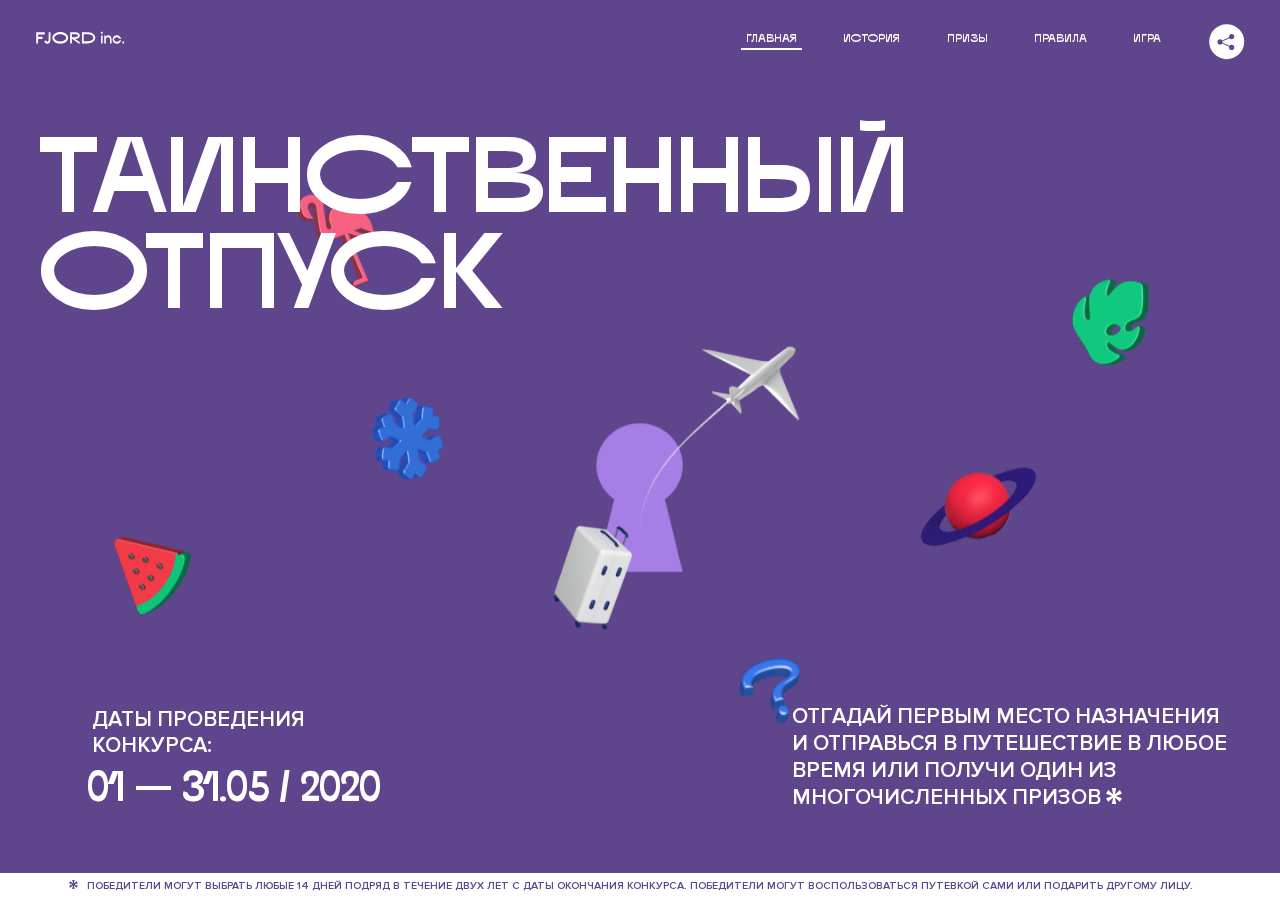
<file: 1/index.html>
<!DOCTYPE html>
<html lang="ru">
<head>
  <meta charset="UTF-8">
  <meta name="description" content="">
  <meta name="viewport" content="width=device-width, initial-scale=1.0">
  <meta http-equiv="X-UA-Compatible" content="ie=edge">
  <title>Mysterious Vacation</title>
<link href="css/style.min.css" rel="stylesheet">  <base href="https://htmlacademy-animation.github.io/1138795-magic-vacation-1/1/">
</head>
<body>

  <header class="page-header js-header">
    <div class="page-header__wrapper">
      <a href="#" class="page-header__logo" aria-label="Перейти на страницу FJORD.Inc">
        <svg width="100" height="15" viewBox="0 0 100 15" fill="none" xmlns="http://www.w3.org/2000/svg">
          <path d="M0.26 1.4V14H2.276V8.906H7.334V6.44H2.276V3.848H9.872V1.4H0.26ZM12.733 14.36C15.127 14.36 16.243 12.65 16.243 9.5V1.4H14.263V8.96C14.263 11.21 13.723 11.876 12.733 11.876C11.833 11.876 11.473 11.3 11.347 10.58L9.36702 10.94C9.63702 13.046 10.663 14.36 12.733 14.36ZM18.3918 7.7C18.3918 11.372 22.3878 14.36 27.3198 14.36C32.2518 14.36 36.2478 11.372 36.2478 7.7C36.2478 4.028 32.2518 1.04 27.3198 1.04C22.3878 1.04 18.3918 4.028 18.3918 7.7ZM20.6058 7.7C20.6058 5.378 23.6118 3.524 27.3198 3.524C30.9918 3.524 33.9798 5.378 33.9798 7.7C33.9798 10.004 30.9918 11.858 27.3198 11.858C23.6118 11.858 20.6058 10.004 20.6058 7.7ZM40.403 14V8.906H40.799L49.079 14.702V12.38L44.039 8.906H44.201C47.999 8.906 49.277 7.304 49.277 5.162C49.277 3.092 47.999 1.4 44.201 1.4H38.387V14H40.403ZM43.535 3.722C45.785 3.722 47.045 4.136 47.045 5.432C47.045 6.764 45.785 7.034 43.535 7.034H40.403V3.722H43.535ZM51.6936 1.382V14H57.8676C62.7456 14 66.7236 11.534 66.7236 7.7C66.7236 3.848 62.7456 1.382 57.8676 1.382H51.6936ZM53.7096 11.624V3.722H57.5436C61.5396 3.722 64.4916 5.018 64.4916 7.7C64.4916 10.238 61.5396 11.624 57.5436 11.624H53.7096ZM73.1832 14.018H74.9832V5H73.1832V14.018ZM72.9132 1.976C72.9132 2.57 73.3992 3.092 74.0832 3.092C74.7492 3.092 75.2352 2.57 75.2352 1.976C75.2352 1.382 74.7672 0.805999 74.0832 0.805999C73.3812 0.805999 72.9132 1.382 72.9132 1.976ZM76.7867 14H78.5687V9.104C78.7487 8.006 79.5947 6.962 81.0887 6.962C82.1147 6.962 83.2667 7.448 83.2667 9.554V14H85.0487V9.014C85.0487 6.152 83.2307 4.73 81.3587 4.73C79.9187 4.73 79.0727 5.558 78.5687 6.854V5H76.7867V14ZM90.9898 14.27C93.5098 14.27 95.3818 12.506 95.7238 10.328H94.0498C93.7258 11.3 92.6998 12.02 90.9898 12.02C88.8478 12.02 87.7678 10.922 87.7678 9.59C87.7678 8.24 88.8478 6.962 90.9898 6.962C92.7538 6.962 93.7978 7.844 94.0858 8.924H95.7418C95.4358 6.71 93.6178 4.73 90.9898 4.73C88.0918 4.73 86.1298 7.124 86.1298 9.59C86.1298 12.074 88.1278 14.27 90.9898 14.27ZM97.0693 12.938C97.0693 13.658 97.5553 14.144 98.2753 14.144C98.9953 14.144 99.4813 13.658 99.4813 12.938C99.4813 12.2 98.9953 11.714 98.2753 11.714C97.5553 11.714 97.0693 12.2 97.0693 12.938Z" fill="currentColor"></path>
        </svg>
      </a>
      <button class="page-header__toggler js-menu-toggler" type="button" aria-label="Управление мобильным меню"><span>Меню</span></button>
      <nav class="page-header__nav">
        <div class="page-header__menu js-menu" id="menu">
          <ul>
            <li>
              <a class="js-menu-link active" href="#top" data-href="top">главная</a>
            </li>
            <li>
              <a class="js-menu-link" href="#story" data-href="story">история</a>
            </li>
            <li>
              <a class="js-menu-link" href="#prizes" data-href="prizes">призы</a>
            </li>
            <li>
              <a class="js-menu-link" href="#rules" data-href="rules">правила</a>
            </li>
            <li>
              <a class="js-menu-link" href="#game" data-href="game">игра</a>
            </li>
          </ul>
        </div>
        <div class="page-header__social">
          <div class="social-block js-social-block">
            <button class="social-block__toggler" aria-label="Управлять блоком с социальными кнопками">
              <svg width="26" height="22" viewBox="0 0 27 22" fill="none" xmlns="http://www.w3.org/2000/svg">
                <path d="M19.6721 7.43664C21.6273 7.43664 23.213 5.85095 23.213 3.89566C23.213 1.94037 21.6273 0.354675 19.6721 0.354675C17.7168 0.354675 16.1311 1.94037 16.1311 3.89566C16.1311 4.19968 16.1728 4.49178 16.2458 4.77345L7.21751 8.95527C6.57519 8.05214 5.52303 7.46049 4.33078 7.46049C2.37549 7.46049 0.789795 9.04618 0.789795 11.0015C0.789795 12.9568 2.37549 14.5425 4.33078 14.5425C5.52303 14.5425 6.57668 13.9508 7.21751 13.0477L16.2458 17.2295C16.1743 17.5112 16.1311 17.8033 16.1311 18.1073C16.1311 20.0626 17.7168 21.6483 19.6721 21.6483C21.6273 21.6483 23.213 20.0626 23.213 18.1073C23.213 16.152 21.6273 14.5663 19.6721 14.5663C18.4798 14.5663 17.4262 15.158 16.7853 16.0611L7.75701 11.8793C7.82854 11.5976 7.87176 11.3055 7.87176 11.0015C7.87176 10.6974 7.83003 10.4053 7.75701 10.1237L16.7853 5.94186C17.4262 6.84499 18.4783 7.43664 19.6721 7.43664Z" fill="currentColor"></path>
              </svg>
            </button>
            <ul class="social-block__list">
              <li>
                <a class="social-block__link social-block__link--fb" href="#" aria-label="Мы на Facebook">
                  <svg width="8" height="17" viewBox="0 0 8 17" fill="none" xmlns="http://www.w3.org/2000/svg">
                    <path d="M4.24646 16.9899H1.09275L1.05793 8.49828H0V5.30707H1.05793V3.81124C1.05793 1.42084 2.57654 0 5.21735 0H7.41758V3.18585H5.30841C4.28262 3.18585 4.2478 3.48582 4.2478 4.24914V5.30707H7.42964L7.16716 8.49828H4.2478V16.9899H4.24646Z" fill="currentColor"></path>
                  </svg>
                </a>
              </li>
              <li>
                <a class="social-block__link social-block__link--insta" href="#" aria-label="Мы в Instagram">
                  <svg width="15" height="15" viewBox="0 0 15 15" fill="none" xmlns="http://www.w3.org/2000/svg">
                    <path d="M11.0197 0H4.19806C2.14246 0 0.471191 1.66993 0.471191 3.72285V10.5499C0.471191 12.6082 2.14112 14.2727 4.19806 14.2727H11.0197C13.0753 14.2727 14.7466 12.6082 14.7466 10.5499V3.72285C14.7466 1.67127 13.0753 0 11.0197 0ZM11.0197 12.4849H4.19806C3.13076 12.4849 2.26432 11.6158 2.26432 10.5512V3.72419C2.26432 2.65956 3.13076 1.79715 4.19806 1.79715H11.0197C12.087 1.79715 12.9535 2.6609 12.9535 3.72419V10.5512C12.9535 11.6145 12.087 12.4849 11.0197 12.4849Z" fill="currentColor"></path>
                    <path d="M7.60887 3.11084C5.38989 3.11084 3.58203 4.9187 3.58203 7.14036C3.58203 9.35532 5.38989 11.1645 7.60887 11.1645C9.83053 11.1645 11.6357 9.35666 11.6357 7.14036C11.6357 4.9187 9.83053 3.11084 7.60887 3.11084ZM7.60887 9.36871C6.37551 9.36871 5.37784 8.37372 5.37784 7.14036C5.37784 5.90699 6.37551 4.90665 7.60887 4.90665C8.83822 4.90665 9.84259 5.90833 9.84259 7.14036C9.84392 8.37238 8.83822 9.36871 7.60887 9.36871Z" fill="currentColor"></path>
                    <path d="M11.3573 2.35962C10.8256 2.35962 10.3931 2.79752 10.3931 3.32381C10.3931 3.85546 10.8256 4.29336 11.3573 4.29336C11.8862 4.29336 12.3215 3.85546 12.3215 3.32381C12.3215 2.79752 11.8862 2.35962 11.3573 2.35962Z" fill="currentColor"></path>
                  </svg>
                </a>
              </li>
              <li>
                <a class="social-block__link social-block__link--vk" href="#" aria-label="Мы ВКонтакте">
                  <svg width="17" height="10" viewBox="0 0 17 10" fill="none" xmlns="http://www.w3.org/2000/svg">
                    <path d="M14.1234 4.9002C14.1234 4.9002 16.3623 1.72708 16.5866 0.680242C16.6595 0.312285 16.4947 0.103188 16.1069 0.103188C16.1069 0.103188 14.8193 0.103188 14.168 0.103188C13.7235 0.103188 13.5587 0.293278 13.4235 0.579768C13.4235 0.579768 12.3724 2.82553 11.0969 4.24712C10.6861 4.70333 10.4781 4.84318 10.2511 4.84318C10.0646 4.84318 9.98625 4.6911 9.98625 4.27834V0.649016C9.98625 0.147997 9.92545 0.00135496 9.5066 0.00135496H6.39628C6.15578 0.00135496 6.0085 0.134417 6.0085 0.324506C6.0085 0.801084 6.73406 0.908351 6.73406 2.20231V4.87305C6.73406 5.40529 6.70569 5.61575 6.45303 5.61575C5.78016 5.61575 4.19528 3.30618 3.30623 0.678887C3.12923 0.145282 2.93737 0 2.43475 0H0.486409C0.205373 0 0 0.190085 0 0.476576C0 0.991172 0.60666 3.40801 2.99277 6.64358C4.59927 8.8201 6.70569 10 8.60269 10C9.76196 10 10.0416 9.80312 10.0416 9.31432V7.63883C10.0416 7.22607 10.2065 7.04956 10.4429 7.04956C10.7078 7.04956 11.1847 7.13238 12.2805 8.22268C13.5843 9.47862 13.6762 10 14.3896 10H16.5676C16.7919 10 17 9.89273 17 9.52342C17 9.02919 16.3623 8.15343 15.384 7.10659C14.9801 6.56755 14.3302 5.98914 14.1248 5.72301C13.8275 5.40801 13.9154 5.23014 14.1234 4.9002Z" fill="currentColor"></path>
                  </svg>
                </a>
              </li>
            </ul>
          </div>
        </div>
      </nav>
    </div>
  </header>

  <main class="page-content">

    <section class="animation-screen"></section>

    <section class="screen screen--hidden screen--intro" id="top">
      <div class="screen__wrapper">
        <div class="intro">
          <h1 class="intro__title">Таинственный отпуск</h1>
          <div class="intro__content">
            <div class="intro__info">
              <p class="intro__label">Даты проведения конкурса:</p>
              <p class="intro__date">01 — 31.05 / 2020</p>
            </div>
            <div class="intro__message">
              <p>
                Отгадай первым место назначения и&nbsp;отправься в&nbsp;путешествие в&nbsp;любое время или получи один из многочисленных призов
                <svg width="16" height="16" viewBox="0 0 10 10" fill="none" xmlns="http://www.w3.org/2000/svg">
                  <path d="M0 6.35337L3.90271 4.99012L0 3.64663L1.34615 1.32374L4.44287 4.01073L3.67364 0H6.34615L5.57692 4.01073L8.65385 1.32374L10 3.64663L6.13405 4.99012L10 6.35337L8.65385 8.65651L5.57692 5.98927L6.34615 10H3.67364L4.44287 5.96952L1.34615 8.65651L0 6.35337Z" fill="currentColor"></path>
                </svg>
              </p>
            </div>
          </div>
        </div>
      </div>
      <div class="screen__footer js-footer">
        <button class="screen__footer-enlarge js-footer-toggler" type="button" aria-label="Показать сообщение">
          <svg width="10" height="10" viewBox="0 0 10 10" fill="none" xmlns="http://www.w3.org/2000/svg">
            <path d="M0 6.35337L3.90271 4.99012L0 3.64663L1.34615 1.32374L4.44287 4.01073L3.67364 0H6.34615L5.57692 4.01073L8.65385 1.32374L10 3.64663L6.13405 4.99012L10 6.35337L8.65385 8.65651L5.57692 5.98927L6.34615 10H3.67364L4.44287 5.96952L1.34615 8.65651L0 6.35337Z" fill="currentColor"></path>
          </svg>
        </button>
        <button class="screen__footer-collapse js-footer-toggler" type="button" aria-label="Скрыть сообщение">
          <svg width="13" height="13" viewBox="0 0 13 13" fill="none" xmlns="http://www.w3.org/2000/svg">
            <line x1="12.3536" y1="0.353553" x2="0.738349" y2="11.9688" stroke="currentColor"></line>
            <line x1="0.738319" y1="0.539925" x2="12.3535" y2="12.1551" stroke="currentColor"></line>
          </svg>
        </button>
        <div class="screen__footer-wrapper">
          <div class="screen__footer-announce">
            <p class="screen__footer-label">Даты проведения конкурса:</p>
            <p class="screen__footer-date">01 — 31.05 / 2020</p>
          </div>
          <div class="screen__footer-note">
            <p>
              <svg width="10" height="10" viewBox="0 0 10 10" fill="none" xmlns="http://www.w3.org/2000/svg">
                <path d="M0 6.35337L3.90271 4.99012L0 3.64663L1.34615 1.32374L4.44287 4.01073L3.67364 0H6.34615L5.57692 4.01073L8.65385 1.32374L10 3.64663L6.13405 4.99012L10 6.35337L8.65385 8.65651L5.57692 5.98927L6.34615 10H3.67364L4.44287 5.96952L1.34615 8.65651L0 6.35337Z" fill="currentColor"></path>
              </svg>
              <span>Победители могут выбрать любые 14 дней подряд в&nbsp;течение двух лет с&nbsp;даты окончания конкурса. Победители могут воспользоваться путевкой сами или подарить другому лицу.</span>
            </p>
          </div>
        </div>
      </div>
    </section>

    <section class="screen screen--hidden screen--story" id="story">

      <div class="slider swiper-container js-slider">

        <div class="swiper-wrapper">

          <div class="slider__item swiper-slide">
            <h2 class="slider__item-title">История</h2>
            <p class="slider__item-text">Джеймс Таргет был основателем компании &laquo;Fjord Inc.&raquo;. С&nbsp;1965 года &laquo;Fjord Inc.&raquo; прославилась надёжными и&nbsp;удобными чемоданами и&nbsp;аксессуарами для туристов.</p>
          </div>

          <div class="slider__item swiper-slide">
            <p class="slider__item-text">Когда Джеймсу было 7&nbsp;лет, в&nbsp;их&nbsp;доме гостил дядюшка и&nbsp;развлекал детей рассказами о&nbsp;своей поездке в&nbsp;место, показавшееся малышу Таргету невероятным. Тогда Джеймс решил, что однажды посетит его, но&nbsp;не&nbsp;будет рассказывать о&nbsp;мечте, пока не&nbsp;осуществит.</p>
          </div>

          <div class="slider__item swiper-slide">
            <p class="slider__item-text">Джеймс Таргет стал увлеченным путешественником. Он&nbsp;посетил 5&nbsp;континентов, 126&nbsp;стран.</p>
          </div>

          <div class="slider__item swiper-slide">
            <p class="slider__item-text">Он&nbsp;сплавлялся по&nbsp;Амазонке и&nbsp;погружался в&nbsp;пещеры Франции, медитировал в&nbsp;горах Тибета и&nbsp;пожимал руку вождя племени Акугауа.</p>
          </div>

          <div class="slider__item swiper-slide">
            <p class="slider__item-text">Из&nbsp;своих поездок Джеймс Таргет привозил идеи, как сделать свои чемоданы &laquo;Fjord Inc.&raquo; удобными и&nbsp;приспособленными к&nbsp;разным дорожным условиям.</p>
          </div>

          <div class="slider__item swiper-slide">
            <p class="slider__item-text">Всё это время Джеймс не&nbsp;оставлял идею поездки своей мечты. Однако, как только он&nbsp;брался за&nbsp;планирование, возникали препятствия, не&nbsp;позволяющие отправиться туда.</p>
          </div>

          <div class="slider__item swiper-slide">
            <p class="slider__item-text">В&nbsp;возрасте 67&nbsp;лет Джеймс Таргет попал под лавину и&nbsp;погиб. В&nbsp;своём завещании он&nbsp;поручил отправить в&nbsp;заветное путешествие трёх смельчаков, единых с&nbsp;ним духом.</p>
          </div>

          <div class="slider__item swiper-slide">
            <p class="slider__item-text">Тех, кто сможет узнать таинственное место, задавая вопросы специально обученному ИИ&nbsp;&laquo;Соне&raquo;, ждет фантастическое путешествие.</p>
          </div>
        </div>
        <div class="slider__controls">
          <button class="slider__control slider__control--prev js-control-prev" type="button" aria-label="Показать предыдущую историю">
            <svg width="12" height="22" viewBox="0 0 12 22" fill="none" xmlns="http://www.w3.org/2000/svg">
              <path d="M11 1L1 11L11 21" stroke="currentColor" stroke-width="2" stroke-linejoin="round"></path>
            </svg>
          </button>
          <button class="slider__control slider__control--next js-control-next" type="button" aria-label="Показать следующую историю">
            <svg width="12" height="22" viewBox="0 0 12 22" fill="none" xmlns="http://www.w3.org/2000/svg">
              <path d="M1 1L11 11L1 21" stroke="currentColor" stroke-width="2" stroke-linejoin="round"></path>
            </svg>
          </button>
        </div>
        <div class="slider__pagination swiper-pagination"></div>
      </div>
    </section>

    <section class="screen screen--hidden screen--prizes" id="prizes">
      <div class="screen__wrapper">
        <div class="prizes">
          <h2 class="prizes__title">ПРизы</h2>
          <div class="prizes__lead">
            <p>Найди ответ и&nbsp;получи один из&nbsp;призов:</p>
          </div>
          <ul class="prizes__list">
            <li class="prizes__item prizes__item--journeys">
              <div class="prizes__icon">
                <picture>
                  <source srcset="img/prize1-mob.svg" media="(orientation: portrait)">
                  <img src="img/prize1.svg" alt="">
                </picture>
              </div>
              <p class="prizes__desc">
                <b>3</b>
                <span>загадочных путешествия</span>
              </p>
            </li>
            <li class="prizes__item prizes__item--cases">
              <div class="prizes__icon">
                <picture>
                  <source srcset="img/prize2-mob.svg" media="(orientation: portrait)">
                  <img src="img/prize2.svg" alt="">
                </picture>
              </div>
              <p class="prizes__desc">
                <b>7</b>
                <span>надежных чемоданов</span>
              </p>
            </li>
            <li class="prizes__item prizes__item--codes">
              <div class="prizes__icon">
                <picture>
                  <source srcset="img/prize3-mob.svg" media="(orientation: portrait)">
                  <img src="img/prize3.svg" alt="">
                </picture>
              </div>
              <p class="prizes__desc">
                <b>900</b>
                <span>
                  промокодов на&nbsp;скидку 15%
                  <svg width="10" height="10" viewBox="0 0 10 10" fill="none" xmlns="http://www.w3.org/2000/svg">
                    <path d="M0 6.35337L3.90271 4.99012L0 3.64663L1.34615 1.32374L4.44287 4.01073L3.67364 0H6.34615L5.57692 4.01073L8.65385 1.32374L10 3.64663L6.13405 4.99012L10 6.35337L8.65385 8.65651L5.57692 5.98927L6.34615 10H3.67364L4.44287 5.96952L1.34615 8.65651L0 6.35337Z" fill="currentColor"></path>
                  </svg>
                </span>
              </p>
            </li>
          </ul>
        </div>
      </div>
      <div class="screen__footer js-footer">
        <button class="screen__footer-enlarge js-footer-toggler" type="button" aria-label="Показать сообщение">
          <svg width="10" height="10" viewBox="0 0 10 10" fill="none" xmlns="http://www.w3.org/2000/svg">
            <path d="M0 6.35337L3.90271 4.99012L0 3.64663L1.34615 1.32374L4.44287 4.01073L3.67364 0H6.34615L5.57692 4.01073L8.65385 1.32374L10 3.64663L6.13405 4.99012L10 6.35337L8.65385 8.65651L5.57692 5.98927L6.34615 10H3.67364L4.44287 5.96952L1.34615 8.65651L0 6.35337Z" fill="currentColor"></path>
          </svg>
        </button>
        <button class="screen__footer-collapse js-footer-toggler" type="button" aria-label="Скрыть сообщение">
          <svg width="13" height="13" viewBox="0 0 13 13" fill="none" xmlns="http://www.w3.org/2000/svg">
            <line x1="12.3536" y1="0.353553" x2="0.738349" y2="11.9688" stroke="currentColor"></line>
            <line x1="0.738319" y1="0.539925" x2="12.3535" y2="12.1551" stroke="currentColor"></line>
          </svg>
        </button>
        <div class="screen__footer-wrapper">
          <div class="screen__footer-announce">
            <p class="screen__footer-label">Даты проведения конкурса:</p>
            <p class="screen__footer-date">01 — 31.05 / 2020</p>
          </div>
          <div class="screen__footer-note">
            <p>
              <svg width="10" height="10" viewBox="0 0 10 10" fill="none" xmlns="http://www.w3.org/2000/svg">
                <path d="M0 6.35337L3.90271 4.99012L0 3.64663L1.34615 1.32374L4.44287 4.01073L3.67364 0H6.34615L5.57692 4.01073L8.65385 1.32374L10 3.64663L6.13405 4.99012L10 6.35337L8.65385 8.65651L5.57692 5.98927L6.34615 10H3.67364L4.44287 5.96952L1.34615 8.65651L0 6.35337Z" fill="currentColor"></path>
              </svg>
              <span>Скидка&nbsp;15% на&nbsp;единоразовое приобретение путёвки с&nbsp;1&nbsp;июня 2020 по&nbsp;31&nbsp;мая 2022&nbsp;года. Суммируется с&nbsp;другими акциями</span>
            </p>
          </div>
        </div>
      </div>
    </section>

    <section class="screen screen--hidden screen--rules" id="rules">
      <div class="screen__wrapper">
        <div class="rules">
          <h2 class="rules__title">Правила</h2>
          <div class="rules__lead">
            <p>Для того чтобы получить наследство Джеймса Таргета, тебе нужно выведать у&nbsp;&laquo;Сони&raquo;, куда предстоит отправиться тебе в&nbsp;случае победы</p>
          </div>
          <ol class="rules__list">
            <li class="rules__item">
              <p>Тебе отводится <br>5&nbsp;минут</p>
            </li>
            <li class="rules__item">
              <p>Задавай любые вопросы в&nbsp;текстовом поле</p>
            </li>
            <li class="rules__item">
              <p>Нажимай кнопку &laquo;Узнать&raquo;, чтобы получить ответ</p>
            </li>
            <li class="rules__item">
              <p>&laquo;Соня&raquo; может отвечать только&nbsp;Да или Нет</p>
            </li>
          </ol>
          <a href="#game" class="rules__link btn">Погнали!</a>
        </div>
      </div>
      <div class="screen__disclaimer">
        <div class="disclaimer">
          <ul>
            <li>
              <a href="#">Правовая информация</a>
            </li>
            <li>
              <a href="#">Подробные правила</a>
            </li>
          </ul>
        </div>
      </div>
    </section>

    <section class="screen screen--hidden screen--game" id="game">
      <div class="screen__wrapper">
        <div class="game">
          <div class="game__header">
            <h2 class="game__title">Игра</h2>
            <div class="game__counter">
              <span>05</span>:<span>00</span>
            </div>
          </div>
          <div class="game__body">
            <div class="chat">
              <div class="chat__body js-chat">
                <ul class="chat__list" id="messages"></ul>
              </div>
              <div class="chat__footer">
                <form action="#" method="post" class="form" id="message-form">
                  <label for="message-field" class="visually-hidden">Поле для ввода вопроса</label>
                  <input type="text" class="form__field" id="message-field">
                  <button class="form__button btn">
                    Узнать
                    <svg width="18" height="19" viewBox="0 0 18 19" fill="none" xmlns="http://www.w3.org/2000/svg">
                      <path stroke="currentColor" stroke-width="2" d="M9 19V1"></path>
                      <path d="M1 9l8-8 8 8" stroke="currentColor" stroke-width="2" stroke-linejoin="round"></path>
                    </svg>
                  </button>
                </form>
              </div>
            </div>
          </div>
          <!-- временные кнопки для показа результата -->
          <div class="game__buttons">
            <button class="game__button btn js-show-result" type="button" data-target="result">Положительный результат</button>
            <button class="game__button btn js-show-result" type="button" data-target="result2">Положительный результат - 2</button>
            <button class="game__button btn js-show-result" type="button" data-target="result3">Отрицательный результат</button>
          </div>
        </div>
      </div>
    </section>

    <section class="screen screen--hidden screen--result" id="result">
      <div class="screen__wrapper">
        <div class="result result--trip">
          <div class="result__image">
            <picture>
              <source srcset="img/result1-mob.png 1x, img/result1-mob@2x.png 2x" media="(max-width: 768px) and (orientation: portrait)">
              <img src="img/result1.png" srcset="img/result1@2x.png 2x" alt="">
            </picture>
          </div>
          <h2 class="result__title">
            <span class="visually-hidden">ПОбеда!</span>
            <svg xmlns="http://www.w3.org/2000/svg" viewBox="0 0 568.85 109.24">
              <path d="M16,24.44V92H2.6V8H75V92H61.52V24.44H16Z" transform="translate(-2.1 -1.5)" fill="none" stroke="currentColor"></path>
              <path d="M148.76,5.6c32.88,0,59.52,19.92,59.52,44.4s-26.64,44.4-59.52,44.4S89.24,74.48,89.24,50,115.88,5.6,148.76,5.6Zm0,72.12c24.48,0,44.4-12.36,44.4-27.72s-19.92-27.84-44.4-27.84C124,22.16,104,34.52,104,50S124,77.72,148.76,77.72Z" transform="translate(-2.1 -1.5)" fill="none" stroke="currentColor"></path>
              <path d="M287.36,8V24.44H236v14.4h25.32c25.44,0,34,11.16,34,26.52,0,15.6-8.52,26.64-34,26.64H222.56V8h64.8ZM256.88,76.52c15.12,0,23.52-2,23.52-11.52S272,54.44,256.88,54.44H236V76.52h20.88Z" transform="translate(-2.1 -1.5)" fill="none" stroke="currentColor"></path>
              <path d="M371.47,8V24.44H320.84V41.6h33.6V58h-33.6V75.56h50.64V92H307.4V8h64.08Z" transform="translate(-2.1 -1.5)" fill="none" stroke="currentColor"></path>
              <path d="M382.39,110.24V75.56h7.44c4.56-4.68,7.8-18.36,8.76-56L399,8h48.6V75.56h10v34.68H442.87V92H397v18.24H382.39Zm51.72-34.68V24.44H411.55v3.12c-0.48,22.44-3.24,37.68-7.2,48h29.76Z" transform="translate(-2.1 -1.5)" fill="none" stroke="currentColor"></path>
              <path d="M463.75,92l28-84h27.12l28.08,84H533.47l-7.8-23.52h-37.8L480.07,92H463.75Zm56.64-40L507,11.84,493.51,52h26.88Z" transform="translate(-2.1 -1.5)" fill="none" stroke="currentColor"></path>
              <path d="M554.12,70.4L555.55,2H569l1.44,68.4H554.12Zm8.28,6.36c4.8,0,8,3.24,8,8.16a8,8,0,1,1-16.08,0C554.35,80,557.59,76.76,562.39,76.76Z" transform="translate(-2.1 -1.5)" fill="none" stroke="currentColor"></path>
            </svg>
          </h2>
          <div class="result__text">
            <p>ты&nbsp;отправляешься в&nbsp;Арктику!</p>
          </div>
          <div class="result__form">
            <form action="#" method="post" class="form form--result">
              <label for="email-field" class="form__label">зарегистрируй результат</label>
              <input type="email" class="form__field" id="email-field" placeholder="e-mail для регистации результата и получения приза" required="">
              <button class="form__button btn">
                отправить
                <svg width="18" height="19" viewBox="0 0 18 19" fill="none" xmlns="http://www.w3.org/2000/svg">
                  <path stroke="currentColor" stroke-width="2" d="M9 19V1"></path>
                  <path d="M1 9l8-8 8 8" stroke="currentColor" stroke-width="2" stroke-linejoin="round"></path>
                </svg>
              </button>
            </form>
          </div>
        </div>
      </div>
    </section>

    <section class="screen screen--hidden screen--result" id="result2">
      <div class="screen__wrapper">
        <div class="result result--prize">
          <div class="result__image">
            <picture>
              <source srcset="img/result2-mob.png 1x, img/result2-mob@2x.png 2x" media="(max-width: 768px) and (orientation: portrait)">
              <img src="img/result2.png" srcset="img/result2@2x.png 2x" alt="">
            </picture>
          </div>
          <h2 class="result__title">
            <span class="visually-hidden">ПОбеда!</span>
            <svg xmlns="http://www.w3.org/2000/svg" viewBox="0 0 568.85 109.24">
              <path d="M16,24.44V92H2.6V8H75V92H61.52V24.44H16Z" transform="translate(-2.1 -1.5)" fill="none" stroke="currentColor"></path>
              <path d="M148.76,5.6c32.88,0,59.52,19.92,59.52,44.4s-26.64,44.4-59.52,44.4S89.24,74.48,89.24,50,115.88,5.6,148.76,5.6Zm0,72.12c24.48,0,44.4-12.36,44.4-27.72s-19.92-27.84-44.4-27.84C124,22.16,104,34.52,104,50S124,77.72,148.76,77.72Z" transform="translate(-2.1 -1.5)" fill="none" stroke="currentColor"></path>
              <path d="M287.36,8V24.44H236v14.4h25.32c25.44,0,34,11.16,34,26.52,0,15.6-8.52,26.64-34,26.64H222.56V8h64.8ZM256.88,76.52c15.12,0,23.52-2,23.52-11.52S272,54.44,256.88,54.44H236V76.52h20.88Z" transform="translate(-2.1 -1.5)" fill="none" stroke="currentColor"></path>
              <path d="M371.47,8V24.44H320.84V41.6h33.6V58h-33.6V75.56h50.64V92H307.4V8h64.08Z" transform="translate(-2.1 -1.5)" fill="none" stroke="currentColor"></path>
              <path d="M382.39,110.24V75.56h7.44c4.56-4.68,7.8-18.36,8.76-56L399,8h48.6V75.56h10v34.68H442.87V92H397v18.24H382.39Zm51.72-34.68V24.44H411.55v3.12c-0.48,22.44-3.24,37.68-7.2,48h29.76Z" transform="translate(-2.1 -1.5)" fill="none" stroke="currentColor"></path>
              <path d="M463.75,92l28-84h27.12l28.08,84H533.47l-7.8-23.52h-37.8L480.07,92H463.75Zm56.64-40L507,11.84,493.51,52h26.88Z" transform="translate(-2.1 -1.5)" fill="none" stroke="currentColor"></path>
              <path d="M554.12,70.4L555.55,2H569l1.44,68.4H554.12Zm8.28,6.36c4.8,0,8,3.24,8,8.16a8,8,0,1,1-16.08,0C554.35,80,557.59,76.76,562.39,76.76Z" transform="translate(-2.1 -1.5)" fill="none" stroke="currentColor"></path>
            </svg>
          </h2>
          <div class="result__text">
            <p>чемодан &laquo;Fjord&nbsp;Inc.&raquo;&nbsp;твой</p>
          </div>
          <div class="result__form">
            <form action="#" method="post" class="form form--result">
              <label for="email-field2" class="form__label">зарегистрируй результат</label>
              <input type="email" class="form__field" id="email-field2" placeholder="e-mail для регистации результата и получения приза" required="">
              <button class="form__button btn">
                отправить
                <svg width="18" height="19" viewBox="0 0 18 19" fill="none" xmlns="http://www.w3.org/2000/svg">
                  <path stroke="currentColor" stroke-width="2" d="M9 19V1"></path>
                  <path d="M1 9l8-8 8 8" stroke="currentColor" stroke-width="2" stroke-linejoin="round"></path>
                </svg>
              </button>
            </form>
          </div>
        </div>
      </div>
    </section>

    <section class="screen screen--hidden screen--result" id="result3">
      <div class="screen__wrapper">
        <div class="result result--negative">
          <div class="result__image">
            <picture>
              <source srcset="img/result3-mob.png 1x, img/result3-mob@2x.png 2x" media="(max-width: 768px) and (orientation: portrait)">
              <img src="img/result3.png" srcset="img/result3@2x.png 2x" alt="">
            </picture>
          </div>
          <h2 class="result__title">
            <span class="visually-hidden">Не угадал!</span>
            <svg xmlns="http://www.w3.org/2000/svg" viewBox="0 0 660.77 109.24">
              <path d="M2.66,92V8H16.1V42.2H53.3V8H66.74V92H53.3V58.64H16.1V92H2.66Z" transform="translate(-2.16 -1.5)" fill="none" stroke="currentColor"></path>
              <path d="M147.62,8V24.44H97V41.6h33.6V58H97V75.56h50.64V92H83.54V8h64.08Z" transform="translate(-2.16 -1.5)" fill="none" stroke="currentColor"></path>
              <path d="M199.22,8l20.52,42.36L235.34,8h16.44l-31,84H204.38l9.48-25.92L185.78,8h13.44Z" transform="translate(-2.16 -1.5)" fill="none" stroke="currentColor"></path>
              <path d="M273.74,24.44V92H260.3V8h50.16V24.44H273.74Z" transform="translate(-2.16 -1.5)" fill="none" stroke="currentColor"></path>
              <path d="M307.1,92l28-84h27.12l28.08,84H376.82L369,68.48h-37.8L323.42,92H307.1Zm56.64-40L350.3,11.84,336.86,52h26.88Z" transform="translate(-2.16 -1.5)" fill="none" stroke="currentColor"></path>
              <path d="M396.38,110.24V75.56h7.44c4.56-4.68,7.8-18.36,8.76-56L412.94,8h48.6V75.56h10v34.68H456.86V92H411v18.24H396.38ZM448.1,75.56V24.44H425.54v3.12c-0.48,22.44-3.24,37.68-7.2,48H448.1Z" transform="translate(-2.16 -1.5)" fill="none" stroke="currentColor"></path>
              <path d="M477.74,92l28-84h27.12L560.9,92H547.46l-7.8-23.52h-37.8L494.06,92H477.74Zm56.64-40-13.44-40.2L507.5,52h26.88Z" transform="translate(-2.16 -1.5)" fill="none" stroke="currentColor"></path>
              <path d="M568.7,76.88a13.77,13.77,0,0,0,5,1c6.6,0,10.44-6.24,12-58.32L586.22,8h46.2V92H619V24.44H598.82l-0.12,3.12C597.14,81,589,94.4,573.74,94.4a28.55,28.55,0,0,1-6.72-.84Z" transform="translate(-2.16 -1.5)" fill="none" stroke="currentColor"></path>
              <path d="M646.1,70.4L647.54,2H661l1.44,68.4H646.1Zm8.28,6.36c4.8,0,8,3.24,8,8.16a8,8,0,0,1-16.08,0C646.34,80,649.58,76.76,654.38,76.76Z" transform="translate(-2.16 -1.5)" fill="none" stroke="currentColor"></path>
            </svg>
          </h2>
          <button class="result__button js-play" type="button">
            не сдавайся!
            <span>
              <svg width="27" height="22" viewBox="0 0 27 22" fill="none" xmlns="http://www.w3.org/2000/svg">
                <path d="M10.6899 1.47998C5.42992 1.47998 1.16992 5.73998 1.16992 11C1.16992 16.26 5.42992 20.52 10.6899 20.52C15.9499 20.52 20.2099 16.26 20.2099 11V7.13998" stroke="currentColor" stroke-width="2" stroke-miterlimit="10"></path>
                <path d="M15.1099 12.5099L20.1499 7.13989L25.3099 12.6299" stroke="currentColor" stroke-width="2" stroke-miterlimit="10" stroke-linejoin="round"></path>
              </svg>
            </span>
          </button>
        </div>
      </div>
    </section>

  </main>

<script src="js/script.js"></script></body>
</html>
</file>
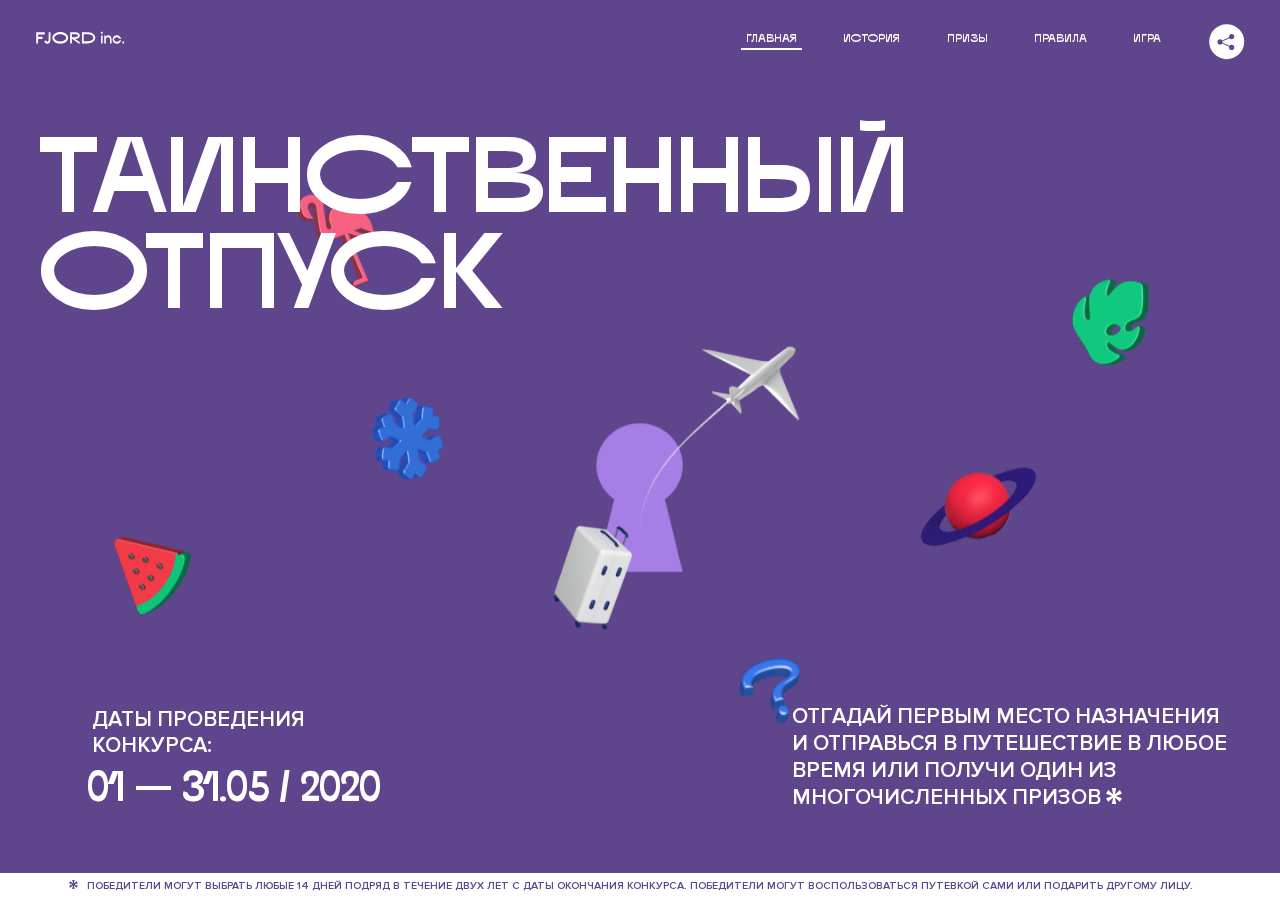
<file: 2/index.html>
<!DOCTYPE html>
<html lang="ru">
<head>
  <meta charset="UTF-8">
  <meta name="description" content="">
  <meta name="viewport" content="width=device-width, initial-scale=1.0">
  <meta http-equiv="X-UA-Compatible" content="ie=edge">
  <title>Mysterious Vacation</title>
<link href="css/style.min.css" rel="stylesheet">  <base href="https://htmlacademy-animation.github.io/1138795-magic-vacation-1/2/">
</head>
<body>

  <header class="page-header js-header">
    <div class="page-header__wrapper">
      <a href="#" class="page-header__logo" aria-label="Перейти на страницу FJORD.Inc">
        <svg width="100" height="15" viewBox="0 0 100 15" fill="none" xmlns="http://www.w3.org/2000/svg">
          <path d="M0.26 1.4V14H2.276V8.906H7.334V6.44H2.276V3.848H9.872V1.4H0.26ZM12.733 14.36C15.127 14.36 16.243 12.65 16.243 9.5V1.4H14.263V8.96C14.263 11.21 13.723 11.876 12.733 11.876C11.833 11.876 11.473 11.3 11.347 10.58L9.36702 10.94C9.63702 13.046 10.663 14.36 12.733 14.36ZM18.3918 7.7C18.3918 11.372 22.3878 14.36 27.3198 14.36C32.2518 14.36 36.2478 11.372 36.2478 7.7C36.2478 4.028 32.2518 1.04 27.3198 1.04C22.3878 1.04 18.3918 4.028 18.3918 7.7ZM20.6058 7.7C20.6058 5.378 23.6118 3.524 27.3198 3.524C30.9918 3.524 33.9798 5.378 33.9798 7.7C33.9798 10.004 30.9918 11.858 27.3198 11.858C23.6118 11.858 20.6058 10.004 20.6058 7.7ZM40.403 14V8.906H40.799L49.079 14.702V12.38L44.039 8.906H44.201C47.999 8.906 49.277 7.304 49.277 5.162C49.277 3.092 47.999 1.4 44.201 1.4H38.387V14H40.403ZM43.535 3.722C45.785 3.722 47.045 4.136 47.045 5.432C47.045 6.764 45.785 7.034 43.535 7.034H40.403V3.722H43.535ZM51.6936 1.382V14H57.8676C62.7456 14 66.7236 11.534 66.7236 7.7C66.7236 3.848 62.7456 1.382 57.8676 1.382H51.6936ZM53.7096 11.624V3.722H57.5436C61.5396 3.722 64.4916 5.018 64.4916 7.7C64.4916 10.238 61.5396 11.624 57.5436 11.624H53.7096ZM73.1832 14.018H74.9832V5H73.1832V14.018ZM72.9132 1.976C72.9132 2.57 73.3992 3.092 74.0832 3.092C74.7492 3.092 75.2352 2.57 75.2352 1.976C75.2352 1.382 74.7672 0.805999 74.0832 0.805999C73.3812 0.805999 72.9132 1.382 72.9132 1.976ZM76.7867 14H78.5687V9.104C78.7487 8.006 79.5947 6.962 81.0887 6.962C82.1147 6.962 83.2667 7.448 83.2667 9.554V14H85.0487V9.014C85.0487 6.152 83.2307 4.73 81.3587 4.73C79.9187 4.73 79.0727 5.558 78.5687 6.854V5H76.7867V14ZM90.9898 14.27C93.5098 14.27 95.3818 12.506 95.7238 10.328H94.0498C93.7258 11.3 92.6998 12.02 90.9898 12.02C88.8478 12.02 87.7678 10.922 87.7678 9.59C87.7678 8.24 88.8478 6.962 90.9898 6.962C92.7538 6.962 93.7978 7.844 94.0858 8.924H95.7418C95.4358 6.71 93.6178 4.73 90.9898 4.73C88.0918 4.73 86.1298 7.124 86.1298 9.59C86.1298 12.074 88.1278 14.27 90.9898 14.27ZM97.0693 12.938C97.0693 13.658 97.5553 14.144 98.2753 14.144C98.9953 14.144 99.4813 13.658 99.4813 12.938C99.4813 12.2 98.9953 11.714 98.2753 11.714C97.5553 11.714 97.0693 12.2 97.0693 12.938Z" fill="currentColor"></path>
        </svg>
      </a>
      <button class="page-header__toggler js-menu-toggler" type="button" aria-label="Управление мобильным меню"><span>Меню</span></button>
      <nav class="page-header__nav">
        <div class="page-header__menu js-menu" id="menu">
          <ul>
            <li>
              <a class="js-menu-link active" href="#top" data-href="top">главная</a>
            </li>
            <li>
              <a class="js-menu-link" href="#story" data-href="story">история</a>
            </li>
            <li>
              <a class="js-menu-link" href="#prizes" data-href="prizes">призы</a>
            </li>
            <li>
              <a class="js-menu-link" href="#rules" data-href="rules">правила</a>
            </li>
            <li>
              <a class="js-menu-link" href="#game" data-href="game">игра</a>
            </li>
          </ul>
        </div>
        <div class="page-header__social">
          <div class="social-block js-social-block">
            <button class="social-block__toggler" aria-label="Управлять блоком с социальными кнопками">
              <svg width="26" height="22" viewBox="0 0 27 22" fill="none" xmlns="http://www.w3.org/2000/svg">
                <path d="M19.6721 7.43664C21.6273 7.43664 23.213 5.85095 23.213 3.89566C23.213 1.94037 21.6273 0.354675 19.6721 0.354675C17.7168 0.354675 16.1311 1.94037 16.1311 3.89566C16.1311 4.19968 16.1728 4.49178 16.2458 4.77345L7.21751 8.95527C6.57519 8.05214 5.52303 7.46049 4.33078 7.46049C2.37549 7.46049 0.789795 9.04618 0.789795 11.0015C0.789795 12.9568 2.37549 14.5425 4.33078 14.5425C5.52303 14.5425 6.57668 13.9508 7.21751 13.0477L16.2458 17.2295C16.1743 17.5112 16.1311 17.8033 16.1311 18.1073C16.1311 20.0626 17.7168 21.6483 19.6721 21.6483C21.6273 21.6483 23.213 20.0626 23.213 18.1073C23.213 16.152 21.6273 14.5663 19.6721 14.5663C18.4798 14.5663 17.4262 15.158 16.7853 16.0611L7.75701 11.8793C7.82854 11.5976 7.87176 11.3055 7.87176 11.0015C7.87176 10.6974 7.83003 10.4053 7.75701 10.1237L16.7853 5.94186C17.4262 6.84499 18.4783 7.43664 19.6721 7.43664Z" fill="currentColor"></path>
              </svg>
            </button>
            <ul class="social-block__list">
              <li>
                <a class="social-block__link social-block__link--fb" href="#" aria-label="Мы на Facebook">
                  <svg width="8" height="17" viewBox="0 0 8 17" fill="none" xmlns="http://www.w3.org/2000/svg">
                    <path d="M4.24646 16.9899H1.09275L1.05793 8.49828H0V5.30707H1.05793V3.81124C1.05793 1.42084 2.57654 0 5.21735 0H7.41758V3.18585H5.30841C4.28262 3.18585 4.2478 3.48582 4.2478 4.24914V5.30707H7.42964L7.16716 8.49828H4.2478V16.9899H4.24646Z" fill="currentColor"></path>
                  </svg>
                </a>
              </li>
              <li>
                <a class="social-block__link social-block__link--insta" href="#" aria-label="Мы в Instagram">
                  <svg width="15" height="15" viewBox="0 0 15 15" fill="none" xmlns="http://www.w3.org/2000/svg">
                    <path d="M11.0197 0H4.19806C2.14246 0 0.471191 1.66993 0.471191 3.72285V10.5499C0.471191 12.6082 2.14112 14.2727 4.19806 14.2727H11.0197C13.0753 14.2727 14.7466 12.6082 14.7466 10.5499V3.72285C14.7466 1.67127 13.0753 0 11.0197 0ZM11.0197 12.4849H4.19806C3.13076 12.4849 2.26432 11.6158 2.26432 10.5512V3.72419C2.26432 2.65956 3.13076 1.79715 4.19806 1.79715H11.0197C12.087 1.79715 12.9535 2.6609 12.9535 3.72419V10.5512C12.9535 11.6145 12.087 12.4849 11.0197 12.4849Z" fill="currentColor"></path>
                    <path d="M7.60887 3.11084C5.38989 3.11084 3.58203 4.9187 3.58203 7.14036C3.58203 9.35532 5.38989 11.1645 7.60887 11.1645C9.83053 11.1645 11.6357 9.35666 11.6357 7.14036C11.6357 4.9187 9.83053 3.11084 7.60887 3.11084ZM7.60887 9.36871C6.37551 9.36871 5.37784 8.37372 5.37784 7.14036C5.37784 5.90699 6.37551 4.90665 7.60887 4.90665C8.83822 4.90665 9.84259 5.90833 9.84259 7.14036C9.84392 8.37238 8.83822 9.36871 7.60887 9.36871Z" fill="currentColor"></path>
                    <path d="M11.3573 2.35962C10.8256 2.35962 10.3931 2.79752 10.3931 3.32381C10.3931 3.85546 10.8256 4.29336 11.3573 4.29336C11.8862 4.29336 12.3215 3.85546 12.3215 3.32381C12.3215 2.79752 11.8862 2.35962 11.3573 2.35962Z" fill="currentColor"></path>
                  </svg>
                </a>
              </li>
              <li>
                <a class="social-block__link social-block__link--vk" href="#" aria-label="Мы ВКонтакте">
                  <svg width="17" height="10" viewBox="0 0 17 10" fill="none" xmlns="http://www.w3.org/2000/svg">
                    <path d="M14.1234 4.9002C14.1234 4.9002 16.3623 1.72708 16.5866 0.680242C16.6595 0.312285 16.4947 0.103188 16.1069 0.103188C16.1069 0.103188 14.8193 0.103188 14.168 0.103188C13.7235 0.103188 13.5587 0.293278 13.4235 0.579768C13.4235 0.579768 12.3724 2.82553 11.0969 4.24712C10.6861 4.70333 10.4781 4.84318 10.2511 4.84318C10.0646 4.84318 9.98625 4.6911 9.98625 4.27834V0.649016C9.98625 0.147997 9.92545 0.00135496 9.5066 0.00135496H6.39628C6.15578 0.00135496 6.0085 0.134417 6.0085 0.324506C6.0085 0.801084 6.73406 0.908351 6.73406 2.20231V4.87305C6.73406 5.40529 6.70569 5.61575 6.45303 5.61575C5.78016 5.61575 4.19528 3.30618 3.30623 0.678887C3.12923 0.145282 2.93737 0 2.43475 0H0.486409C0.205373 0 0 0.190085 0 0.476576C0 0.991172 0.60666 3.40801 2.99277 6.64358C4.59927 8.8201 6.70569 10 8.60269 10C9.76196 10 10.0416 9.80312 10.0416 9.31432V7.63883C10.0416 7.22607 10.2065 7.04956 10.4429 7.04956C10.7078 7.04956 11.1847 7.13238 12.2805 8.22268C13.5843 9.47862 13.6762 10 14.3896 10H16.5676C16.7919 10 17 9.89273 17 9.52342C17 9.02919 16.3623 8.15343 15.384 7.10659C14.9801 6.56755 14.3302 5.98914 14.1248 5.72301C13.8275 5.40801 13.9154 5.23014 14.1234 4.9002Z" fill="currentColor"></path>
                  </svg>
                </a>
              </li>
            </ul>
          </div>
        </div>
      </nav>
    </div>
  </header>

  <main class="page-content">

    <section class="animation-screen"></section>

    <section class="screen screen--hidden screen--intro" id="top">
      <div class="screen__wrapper">
        <div class="intro">
          <h1 class="intro__title">Таинственный отпуск</h1>
          <div class="intro__content">
            <div class="intro__info">
              <p class="intro__label">Даты проведения конкурса:</p>
              <p class="intro__date">01 — 31.05 / 2020</p>
            </div>
            <div class="intro__message">
              <p>
                Отгадай первым место назначения и&nbsp;отправься в&nbsp;путешествие в&nbsp;любое время или получи один из многочисленных призов
                <svg width="16" height="16" viewBox="0 0 10 10" fill="none" xmlns="http://www.w3.org/2000/svg">
                  <path d="M0 6.35337L3.90271 4.99012L0 3.64663L1.34615 1.32374L4.44287 4.01073L3.67364 0H6.34615L5.57692 4.01073L8.65385 1.32374L10 3.64663L6.13405 4.99012L10 6.35337L8.65385 8.65651L5.57692 5.98927L6.34615 10H3.67364L4.44287 5.96952L1.34615 8.65651L0 6.35337Z" fill="currentColor"></path>
                </svg>
              </p>
            </div>
          </div>
        </div>
      </div>
      <div class="screen__footer js-footer">
        <button class="screen__footer-enlarge js-footer-toggler" type="button" aria-label="Показать сообщение">
          <svg width="10" height="10" viewBox="0 0 10 10" fill="none" xmlns="http://www.w3.org/2000/svg">
            <path d="M0 6.35337L3.90271 4.99012L0 3.64663L1.34615 1.32374L4.44287 4.01073L3.67364 0H6.34615L5.57692 4.01073L8.65385 1.32374L10 3.64663L6.13405 4.99012L10 6.35337L8.65385 8.65651L5.57692 5.98927L6.34615 10H3.67364L4.44287 5.96952L1.34615 8.65651L0 6.35337Z" fill="currentColor"></path>
          </svg>
        </button>
        <button class="screen__footer-collapse js-footer-toggler" type="button" aria-label="Скрыть сообщение">
          <svg width="13" height="13" viewBox="0 0 13 13" fill="none" xmlns="http://www.w3.org/2000/svg">
            <line x1="12.3536" y1="0.353553" x2="0.738349" y2="11.9688" stroke="currentColor"></line>
            <line x1="0.738319" y1="0.539925" x2="12.3535" y2="12.1551" stroke="currentColor"></line>
          </svg>
        </button>
        <div class="screen__footer-wrapper">
          <div class="screen__footer-announce">
            <p class="screen__footer-label">Даты проведения конкурса:</p>
            <p class="screen__footer-date">01 — 31.05 / 2020</p>
          </div>
          <div class="screen__footer-note">
            <p>
              <svg width="10" height="10" viewBox="0 0 10 10" fill="none" xmlns="http://www.w3.org/2000/svg">
                <path d="M0 6.35337L3.90271 4.99012L0 3.64663L1.34615 1.32374L4.44287 4.01073L3.67364 0H6.34615L5.57692 4.01073L8.65385 1.32374L10 3.64663L6.13405 4.99012L10 6.35337L8.65385 8.65651L5.57692 5.98927L6.34615 10H3.67364L4.44287 5.96952L1.34615 8.65651L0 6.35337Z" fill="currentColor"></path>
              </svg>
              <span>Победители могут выбрать любые 14 дней подряд в&nbsp;течение двух лет с&nbsp;даты окончания конкурса. Победители могут воспользоваться путевкой сами или подарить другому лицу.</span>
            </p>
          </div>
        </div>
      </div>
    </section>

    <section class="screen screen--hidden screen--story" id="story">

      <div class="slider swiper-container js-slider">

        <div class="swiper-wrapper">

          <div class="slider__item swiper-slide">
            <h2 class="slider__item-title">История</h2>
            <p class="slider__item-text">Джеймс Таргет был основателем компании &laquo;Fjord Inc.&raquo;. С&nbsp;1965 года &laquo;Fjord Inc.&raquo; прославилась надёжными и&nbsp;удобными чемоданами и&nbsp;аксессуарами для туристов.</p>
          </div>

          <div class="slider__item swiper-slide">
            <p class="slider__item-text">Когда Джеймсу было 7&nbsp;лет, в&nbsp;их&nbsp;доме гостил дядюшка и&nbsp;развлекал детей рассказами о&nbsp;своей поездке в&nbsp;место, показавшееся малышу Таргету невероятным. Тогда Джеймс решил, что однажды посетит его, но&nbsp;не&nbsp;будет рассказывать о&nbsp;мечте, пока не&nbsp;осуществит.</p>
          </div>

          <div class="slider__item swiper-slide">
            <p class="slider__item-text">Джеймс Таргет стал увлеченным путешественником. Он&nbsp;посетил 5&nbsp;континентов, 126&nbsp;стран.</p>
          </div>

          <div class="slider__item swiper-slide">
            <p class="slider__item-text">Он&nbsp;сплавлялся по&nbsp;Амазонке и&nbsp;погружался в&nbsp;пещеры Франции, медитировал в&nbsp;горах Тибета и&nbsp;пожимал руку вождя племени Акугауа.</p>
          </div>

          <div class="slider__item swiper-slide">
            <p class="slider__item-text">Из&nbsp;своих поездок Джеймс Таргет привозил идеи, как сделать свои чемоданы &laquo;Fjord Inc.&raquo; удобными и&nbsp;приспособленными к&nbsp;разным дорожным условиям.</p>
          </div>

          <div class="slider__item swiper-slide">
            <p class="slider__item-text">Всё это время Джеймс не&nbsp;оставлял идею поездки своей мечты. Однако, как только он&nbsp;брался за&nbsp;планирование, возникали препятствия, не&nbsp;позволяющие отправиться туда.</p>
          </div>

          <div class="slider__item swiper-slide">
            <p class="slider__item-text">В&nbsp;возрасте 67&nbsp;лет Джеймс Таргет попал под лавину и&nbsp;погиб. В&nbsp;своём завещании он&nbsp;поручил отправить в&nbsp;заветное путешествие трёх смельчаков, единых с&nbsp;ним духом.</p>
          </div>

          <div class="slider__item swiper-slide">
            <p class="slider__item-text">Тех, кто сможет узнать таинственное место, задавая вопросы специально обученному ИИ&nbsp;&laquo;Соне&raquo;, ждет фантастическое путешествие.</p>
          </div>
        </div>
        <div class="slider__controls">
          <button class="slider__control slider__control--prev js-control-prev" type="button" aria-label="Показать предыдущую историю">
            <svg width="12" height="22" viewBox="0 0 12 22" fill="none" xmlns="http://www.w3.org/2000/svg">
              <path d="M11 1L1 11L11 21" stroke="currentColor" stroke-width="2" stroke-linejoin="round"></path>
            </svg>
          </button>
          <button class="slider__control slider__control--next js-control-next" type="button" aria-label="Показать следующую историю">
            <svg width="12" height="22" viewBox="0 0 12 22" fill="none" xmlns="http://www.w3.org/2000/svg">
              <path d="M1 1L11 11L1 21" stroke="currentColor" stroke-width="2" stroke-linejoin="round"></path>
            </svg>
          </button>
        </div>
        <div class="slider__pagination swiper-pagination"></div>
      </div>
    </section>

    <section class="screen screen--hidden screen--prizes" id="prizes">
      <div class="screen__wrapper">
        <div class="prizes">
          <h2 class="prizes__title">ПРизы</h2>
          <div class="prizes__lead">
            <p>Найди ответ и&nbsp;получи один из&nbsp;призов:</p>
          </div>
          <ul class="prizes__list">
            <li class="prizes__item prizes__item--journeys">
              <div class="prizes__icon">
                <picture>
                  <source srcset="img/prize1-mob.svg" media="(orientation: portrait)">
                  <img src="img/prize1.svg" alt="">
                </picture>
              </div>
              <p class="prizes__desc">
                <b>3</b>
                <span>загадочных путешествия</span>
              </p>
            </li>
            <li class="prizes__item prizes__item--cases">
              <div class="prizes__icon">
                <picture>
                  <source srcset="img/prize2-mob.svg" media="(orientation: portrait)">
                  <img src="img/prize2.svg" alt="">
                </picture>
              </div>
              <p class="prizes__desc">
                <b>7</b>
                <span>надежных чемоданов</span>
              </p>
            </li>
            <li class="prizes__item prizes__item--codes">
              <div class="prizes__icon">
                <picture>
                  <source srcset="img/prize3-mob.svg" media="(orientation: portrait)">
                  <img src="img/prize3.svg" alt="">
                </picture>
              </div>
              <p class="prizes__desc">
                <b>900</b>
                <span>
                  промокодов на&nbsp;скидку 15%
                  <svg width="10" height="10" viewBox="0 0 10 10" fill="none" xmlns="http://www.w3.org/2000/svg">
                    <path d="M0 6.35337L3.90271 4.99012L0 3.64663L1.34615 1.32374L4.44287 4.01073L3.67364 0H6.34615L5.57692 4.01073L8.65385 1.32374L10 3.64663L6.13405 4.99012L10 6.35337L8.65385 8.65651L5.57692 5.98927L6.34615 10H3.67364L4.44287 5.96952L1.34615 8.65651L0 6.35337Z" fill="currentColor"></path>
                  </svg>
                </span>
              </p>
            </li>
          </ul>
        </div>
      </div>
      <div class="screen__footer js-footer">
        <button class="screen__footer-enlarge js-footer-toggler" type="button" aria-label="Показать сообщение">
          <svg width="10" height="10" viewBox="0 0 10 10" fill="none" xmlns="http://www.w3.org/2000/svg">
            <path d="M0 6.35337L3.90271 4.99012L0 3.64663L1.34615 1.32374L4.44287 4.01073L3.67364 0H6.34615L5.57692 4.01073L8.65385 1.32374L10 3.64663L6.13405 4.99012L10 6.35337L8.65385 8.65651L5.57692 5.98927L6.34615 10H3.67364L4.44287 5.96952L1.34615 8.65651L0 6.35337Z" fill="currentColor"></path>
          </svg>
        </button>
        <button class="screen__footer-collapse js-footer-toggler" type="button" aria-label="Скрыть сообщение">
          <svg width="13" height="13" viewBox="0 0 13 13" fill="none" xmlns="http://www.w3.org/2000/svg">
            <line x1="12.3536" y1="0.353553" x2="0.738349" y2="11.9688" stroke="currentColor"></line>
            <line x1="0.738319" y1="0.539925" x2="12.3535" y2="12.1551" stroke="currentColor"></line>
          </svg>
        </button>
        <div class="screen__footer-wrapper">
          <div class="screen__footer-announce">
            <p class="screen__footer-label">Даты проведения конкурса:</p>
            <p class="screen__footer-date">01 — 31.05 / 2020</p>
          </div>
          <div class="screen__footer-note">
            <p>
              <svg width="10" height="10" viewBox="0 0 10 10" fill="none" xmlns="http://www.w3.org/2000/svg">
                <path d="M0 6.35337L3.90271 4.99012L0 3.64663L1.34615 1.32374L4.44287 4.01073L3.67364 0H6.34615L5.57692 4.01073L8.65385 1.32374L10 3.64663L6.13405 4.99012L10 6.35337L8.65385 8.65651L5.57692 5.98927L6.34615 10H3.67364L4.44287 5.96952L1.34615 8.65651L0 6.35337Z" fill="currentColor"></path>
              </svg>
              <span>Скидка&nbsp;15% на&nbsp;единоразовое приобретение путёвки с&nbsp;1&nbsp;июня 2020 по&nbsp;31&nbsp;мая 2022&nbsp;года. Суммируется с&nbsp;другими акциями</span>
            </p>
          </div>
        </div>
      </div>
    </section>

    <section class="screen screen--hidden screen--rules" id="rules">
      <div class="screen__wrapper">
        <div class="rules">
          <h2 class="rules__title">Правила</h2>
          <div class="rules__lead">
            <p>Для того чтобы получить наследство Джеймса Таргета, тебе нужно выведать у&nbsp;&laquo;Сони&raquo;, куда предстоит отправиться тебе в&nbsp;случае победы</p>
          </div>
          <ol class="rules__list">
            <li class="rules__item">
              <p>Тебе отводится <br>5&nbsp;минут</p>
            </li>
            <li class="rules__item">
              <p>Задавай любые вопросы в&nbsp;текстовом поле</p>
            </li>
            <li class="rules__item">
              <p>Нажимай кнопку &laquo;Узнать&raquo;, чтобы получить ответ</p>
            </li>
            <li class="rules__item">
              <p>&laquo;Соня&raquo; может отвечать только&nbsp;Да или Нет</p>
            </li>
          </ol>
          <a href="#game" class="rules__link btn">Погнали!</a>
        </div>
      </div>
      <div class="screen__disclaimer">
        <div class="disclaimer">
          <ul>
            <li>
              <a href="#">Правовая информация</a>
            </li>
            <li>
              <a href="#">Подробные правила</a>
            </li>
          </ul>
        </div>
      </div>
    </section>

    <section class="screen screen--hidden screen--game" id="game">
      <div class="screen__wrapper">
        <div class="game">
          <div class="game__header">
            <h2 class="game__title">Игра</h2>
            <div class="game__counter">
              <span>05</span>:<span>00</span>
            </div>
          </div>
          <div class="game__body">
            <div class="chat">
              <div class="chat__body js-chat">
                <ul class="chat__list" id="messages"></ul>
              </div>
              <div class="chat__footer">
                <form action="#" method="post" class="form" id="message-form">
                  <label for="message-field" class="visually-hidden">Поле для ввода вопроса</label>
                  <input type="text" class="form__field" id="message-field">
                  <button class="form__button btn">
                    Узнать
                    <svg width="18" height="19" viewBox="0 0 18 19" fill="none" xmlns="http://www.w3.org/2000/svg">
                      <path stroke="currentColor" stroke-width="2" d="M9 19V1"></path>
                      <path d="M1 9l8-8 8 8" stroke="currentColor" stroke-width="2" stroke-linejoin="round"></path>
                    </svg>
                  </button>
                </form>
              </div>
            </div>
          </div>
          <!-- временные кнопки для показа результата -->
          <div class="game__buttons">
            <button class="game__button btn js-show-result" type="button" data-target="result">Положительный результат</button>
            <button class="game__button btn js-show-result" type="button" data-target="result2">Положительный результат - 2</button>
            <button class="game__button btn js-show-result" type="button" data-target="result3">Отрицательный результат</button>
          </div>
        </div>
      </div>
    </section>

    <section class="screen screen--hidden screen--result" id="result">
      <div class="screen__wrapper">
        <div class="result result--trip">
          <div class="result__image">
            <picture>
              <source srcset="img/result1-mob.png 1x, img/result1-mob@2x.png 2x" media="(max-width: 768px) and (orientation: portrait)">
              <img src="img/result1.png" srcset="img/result1@2x.png 2x" alt="">
            </picture>
          </div>
          <h2 class="result__title">
            <span class="visually-hidden">ПОбеда!</span>
            <svg xmlns="http://www.w3.org/2000/svg" viewBox="0 0 568.85 109.24">
              <path d="M16,24.44V92H2.6V8H75V92H61.52V24.44H16Z" transform="translate(-2.1 -1.5)" fill="none" stroke="currentColor"></path>
              <path d="M148.76,5.6c32.88,0,59.52,19.92,59.52,44.4s-26.64,44.4-59.52,44.4S89.24,74.48,89.24,50,115.88,5.6,148.76,5.6Zm0,72.12c24.48,0,44.4-12.36,44.4-27.72s-19.92-27.84-44.4-27.84C124,22.16,104,34.52,104,50S124,77.72,148.76,77.72Z" transform="translate(-2.1 -1.5)" fill="none" stroke="currentColor"></path>
              <path d="M287.36,8V24.44H236v14.4h25.32c25.44,0,34,11.16,34,26.52,0,15.6-8.52,26.64-34,26.64H222.56V8h64.8ZM256.88,76.52c15.12,0,23.52-2,23.52-11.52S272,54.44,256.88,54.44H236V76.52h20.88Z" transform="translate(-2.1 -1.5)" fill="none" stroke="currentColor"></path>
              <path d="M371.47,8V24.44H320.84V41.6h33.6V58h-33.6V75.56h50.64V92H307.4V8h64.08Z" transform="translate(-2.1 -1.5)" fill="none" stroke="currentColor"></path>
              <path d="M382.39,110.24V75.56h7.44c4.56-4.68,7.8-18.36,8.76-56L399,8h48.6V75.56h10v34.68H442.87V92H397v18.24H382.39Zm51.72-34.68V24.44H411.55v3.12c-0.48,22.44-3.24,37.68-7.2,48h29.76Z" transform="translate(-2.1 -1.5)" fill="none" stroke="currentColor"></path>
              <path d="M463.75,92l28-84h27.12l28.08,84H533.47l-7.8-23.52h-37.8L480.07,92H463.75Zm56.64-40L507,11.84,493.51,52h26.88Z" transform="translate(-2.1 -1.5)" fill="none" stroke="currentColor"></path>
              <path d="M554.12,70.4L555.55,2H569l1.44,68.4H554.12Zm8.28,6.36c4.8,0,8,3.24,8,8.16a8,8,0,1,1-16.08,0C554.35,80,557.59,76.76,562.39,76.76Z" transform="translate(-2.1 -1.5)" fill="none" stroke="currentColor"></path>
            </svg>
          </h2>
          <div class="result__text">
            <p>ты&nbsp;отправляешься в&nbsp;Арктику!</p>
          </div>
          <div class="result__form">
            <form action="#" method="post" class="form form--result">
              <label for="email-field" class="form__label">зарегистрируй результат</label>
              <input type="email" class="form__field" id="email-field" placeholder="e-mail для регистации результата и получения приза" required="">
              <button class="form__button btn">
                отправить
                <svg width="18" height="19" viewBox="0 0 18 19" fill="none" xmlns="http://www.w3.org/2000/svg">
                  <path stroke="currentColor" stroke-width="2" d="M9 19V1"></path>
                  <path d="M1 9l8-8 8 8" stroke="currentColor" stroke-width="2" stroke-linejoin="round"></path>
                </svg>
              </button>
            </form>
          </div>
        </div>
      </div>
    </section>

    <section class="screen screen--hidden screen--result" id="result2">
      <div class="screen__wrapper">
        <div class="result result--prize">
          <div class="result__image">
            <picture>
              <source srcset="img/result2-mob.png 1x, img/result2-mob@2x.png 2x" media="(max-width: 768px) and (orientation: portrait)">
              <img src="img/result2.png" srcset="img/result2@2x.png 2x" alt="">
            </picture>
          </div>
          <h2 class="result__title">
            <span class="visually-hidden">ПОбеда!</span>
            <svg xmlns="http://www.w3.org/2000/svg" viewBox="0 0 568.85 109.24">
              <path d="M16,24.44V92H2.6V8H75V92H61.52V24.44H16Z" transform="translate(-2.1 -1.5)" fill="none" stroke="currentColor"></path>
              <path d="M148.76,5.6c32.88,0,59.52,19.92,59.52,44.4s-26.64,44.4-59.52,44.4S89.24,74.48,89.24,50,115.88,5.6,148.76,5.6Zm0,72.12c24.48,0,44.4-12.36,44.4-27.72s-19.92-27.84-44.4-27.84C124,22.16,104,34.52,104,50S124,77.72,148.76,77.72Z" transform="translate(-2.1 -1.5)" fill="none" stroke="currentColor"></path>
              <path d="M287.36,8V24.44H236v14.4h25.32c25.44,0,34,11.16,34,26.52,0,15.6-8.52,26.64-34,26.64H222.56V8h64.8ZM256.88,76.52c15.12,0,23.52-2,23.52-11.52S272,54.44,256.88,54.44H236V76.52h20.88Z" transform="translate(-2.1 -1.5)" fill="none" stroke="currentColor"></path>
              <path d="M371.47,8V24.44H320.84V41.6h33.6V58h-33.6V75.56h50.64V92H307.4V8h64.08Z" transform="translate(-2.1 -1.5)" fill="none" stroke="currentColor"></path>
              <path d="M382.39,110.24V75.56h7.44c4.56-4.68,7.8-18.36,8.76-56L399,8h48.6V75.56h10v34.68H442.87V92H397v18.24H382.39Zm51.72-34.68V24.44H411.55v3.12c-0.48,22.44-3.24,37.68-7.2,48h29.76Z" transform="translate(-2.1 -1.5)" fill="none" stroke="currentColor"></path>
              <path d="M463.75,92l28-84h27.12l28.08,84H533.47l-7.8-23.52h-37.8L480.07,92H463.75Zm56.64-40L507,11.84,493.51,52h26.88Z" transform="translate(-2.1 -1.5)" fill="none" stroke="currentColor"></path>
              <path d="M554.12,70.4L555.55,2H569l1.44,68.4H554.12Zm8.28,6.36c4.8,0,8,3.24,8,8.16a8,8,0,1,1-16.08,0C554.35,80,557.59,76.76,562.39,76.76Z" transform="translate(-2.1 -1.5)" fill="none" stroke="currentColor"></path>
            </svg>
          </h2>
          <div class="result__text">
            <p>чемодан &laquo;Fjord&nbsp;Inc.&raquo;&nbsp;твой</p>
          </div>
          <div class="result__form">
            <form action="#" method="post" class="form form--result">
              <label for="email-field2" class="form__label">зарегистрируй результат</label>
              <input type="email" class="form__field" id="email-field2" placeholder="e-mail для регистации результата и получения приза" required="">
              <button class="form__button btn">
                отправить
                <svg width="18" height="19" viewBox="0 0 18 19" fill="none" xmlns="http://www.w3.org/2000/svg">
                  <path stroke="currentColor" stroke-width="2" d="M9 19V1"></path>
                  <path d="M1 9l8-8 8 8" stroke="currentColor" stroke-width="2" stroke-linejoin="round"></path>
                </svg>
              </button>
            </form>
          </div>
        </div>
      </div>
    </section>

    <section class="screen screen--hidden screen--result" id="result3">
      <div class="screen__wrapper">
        <div class="result result--negative">
          <div class="result__image">
            <picture>
              <source srcset="img/result3-mob.png 1x, img/result3-mob@2x.png 2x" media="(max-width: 768px) and (orientation: portrait)">
              <img src="img/result3.png" srcset="img/result3@2x.png 2x" alt="">
            </picture>
          </div>
          <h2 class="result__title">
            <span class="visually-hidden">Не угадал!</span>
            <svg xmlns="http://www.w3.org/2000/svg" viewBox="0 0 660.77 109.24">
              <path d="M2.66,92V8H16.1V42.2H53.3V8H66.74V92H53.3V58.64H16.1V92H2.66Z" transform="translate(-2.16 -1.5)" fill="none" stroke="currentColor"></path>
              <path d="M147.62,8V24.44H97V41.6h33.6V58H97V75.56h50.64V92H83.54V8h64.08Z" transform="translate(-2.16 -1.5)" fill="none" stroke="currentColor"></path>
              <path d="M199.22,8l20.52,42.36L235.34,8h16.44l-31,84H204.38l9.48-25.92L185.78,8h13.44Z" transform="translate(-2.16 -1.5)" fill="none" stroke="currentColor"></path>
              <path d="M273.74,24.44V92H260.3V8h50.16V24.44H273.74Z" transform="translate(-2.16 -1.5)" fill="none" stroke="currentColor"></path>
              <path d="M307.1,92l28-84h27.12l28.08,84H376.82L369,68.48h-37.8L323.42,92H307.1Zm56.64-40L350.3,11.84,336.86,52h26.88Z" transform="translate(-2.16 -1.5)" fill="none" stroke="currentColor"></path>
              <path d="M396.38,110.24V75.56h7.44c4.56-4.68,7.8-18.36,8.76-56L412.94,8h48.6V75.56h10v34.68H456.86V92H411v18.24H396.38ZM448.1,75.56V24.44H425.54v3.12c-0.48,22.44-3.24,37.68-7.2,48H448.1Z" transform="translate(-2.16 -1.5)" fill="none" stroke="currentColor"></path>
              <path d="M477.74,92l28-84h27.12L560.9,92H547.46l-7.8-23.52h-37.8L494.06,92H477.74Zm56.64-40-13.44-40.2L507.5,52h26.88Z" transform="translate(-2.16 -1.5)" fill="none" stroke="currentColor"></path>
              <path d="M568.7,76.88a13.77,13.77,0,0,0,5,1c6.6,0,10.44-6.24,12-58.32L586.22,8h46.2V92H619V24.44H598.82l-0.12,3.12C597.14,81,589,94.4,573.74,94.4a28.55,28.55,0,0,1-6.72-.84Z" transform="translate(-2.16 -1.5)" fill="none" stroke="currentColor"></path>
              <path d="M646.1,70.4L647.54,2H661l1.44,68.4H646.1Zm8.28,6.36c4.8,0,8,3.24,8,8.16a8,8,0,0,1-16.08,0C646.34,80,649.58,76.76,654.38,76.76Z" transform="translate(-2.16 -1.5)" fill="none" stroke="currentColor"></path>
            </svg>
          </h2>
          <button class="result__button js-play" type="button">
            не сдавайся!
            <span>
              <svg width="27" height="22" viewBox="0 0 27 22" fill="none" xmlns="http://www.w3.org/2000/svg">
                <path d="M10.6899 1.47998C5.42992 1.47998 1.16992 5.73998 1.16992 11C1.16992 16.26 5.42992 20.52 10.6899 20.52C15.9499 20.52 20.2099 16.26 20.2099 11V7.13998" stroke="currentColor" stroke-width="2" stroke-miterlimit="10"></path>
                <path d="M15.1099 12.5099L20.1499 7.13989L25.3099 12.6299" stroke="currentColor" stroke-width="2" stroke-miterlimit="10" stroke-linejoin="round"></path>
              </svg>
            </span>
          </button>
        </div>
      </div>
    </section>

  </main>

<script src="js/script.js"></script></body>
</html>
</file>
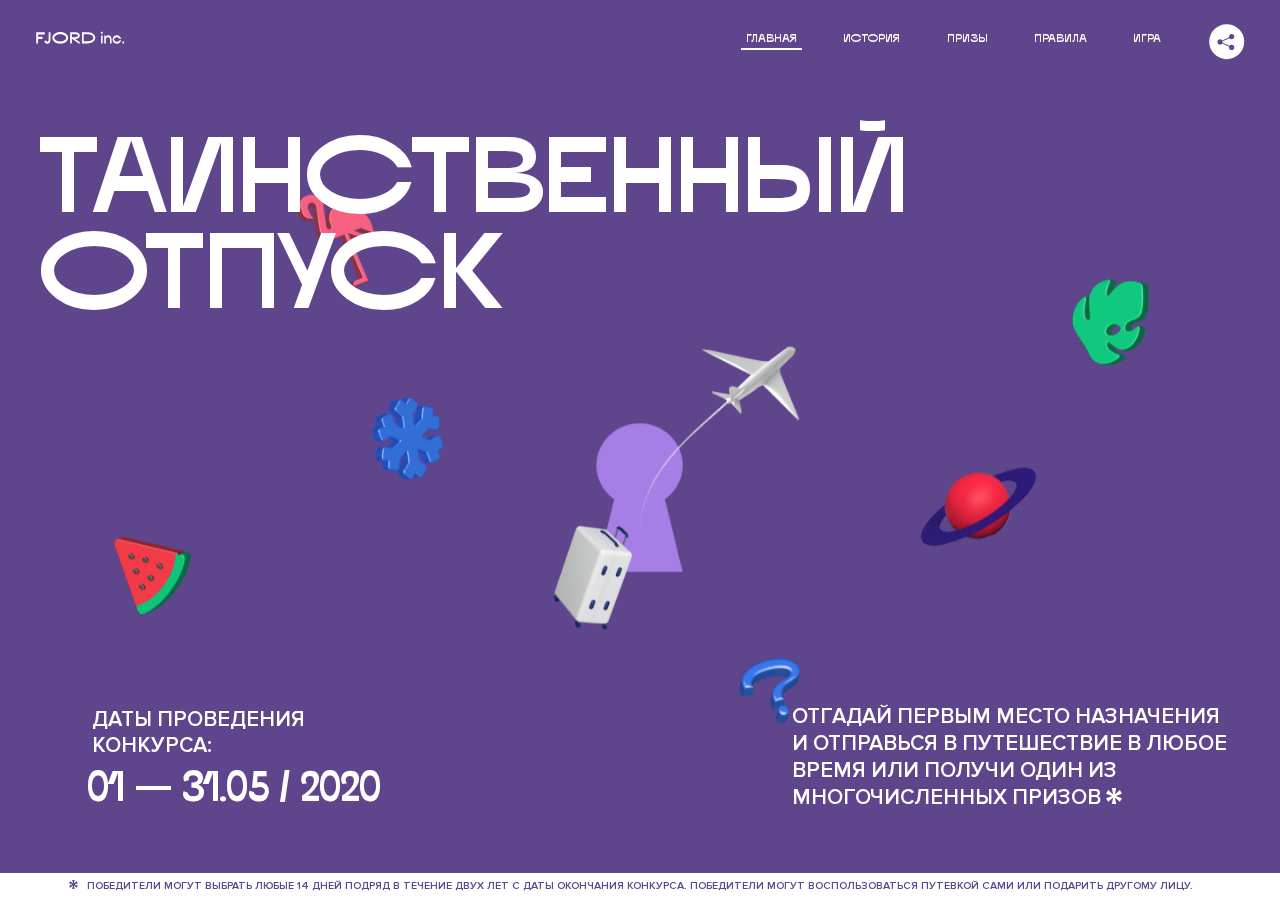
<file: 3/index.html>
<!DOCTYPE html>
<html lang="ru">
<head>
  <meta charset="UTF-8">
  <meta name="description" content="">
  <meta name="viewport" content="width=device-width, initial-scale=1.0">
  <meta http-equiv="X-UA-Compatible" content="ie=edge">
  <title>Mysterious Vacation</title>
<link href="css/style.min.css" rel="stylesheet">  <base href="https://htmlacademy-animation.github.io/1138795-magic-vacation-1/3/">
</head>
<body>

  <header class="page-header js-header">
    <div class="page-header__wrapper">
      <a href="#" class="page-header__logo" aria-label="Перейти на страницу FJORD.Inc">
        <svg width="100" height="15" viewBox="0 0 100 15" fill="none" xmlns="http://www.w3.org/2000/svg">
          <path d="M0.26 1.4V14H2.276V8.906H7.334V6.44H2.276V3.848H9.872V1.4H0.26ZM12.733 14.36C15.127 14.36 16.243 12.65 16.243 9.5V1.4H14.263V8.96C14.263 11.21 13.723 11.876 12.733 11.876C11.833 11.876 11.473 11.3 11.347 10.58L9.36702 10.94C9.63702 13.046 10.663 14.36 12.733 14.36ZM18.3918 7.7C18.3918 11.372 22.3878 14.36 27.3198 14.36C32.2518 14.36 36.2478 11.372 36.2478 7.7C36.2478 4.028 32.2518 1.04 27.3198 1.04C22.3878 1.04 18.3918 4.028 18.3918 7.7ZM20.6058 7.7C20.6058 5.378 23.6118 3.524 27.3198 3.524C30.9918 3.524 33.9798 5.378 33.9798 7.7C33.9798 10.004 30.9918 11.858 27.3198 11.858C23.6118 11.858 20.6058 10.004 20.6058 7.7ZM40.403 14V8.906H40.799L49.079 14.702V12.38L44.039 8.906H44.201C47.999 8.906 49.277 7.304 49.277 5.162C49.277 3.092 47.999 1.4 44.201 1.4H38.387V14H40.403ZM43.535 3.722C45.785 3.722 47.045 4.136 47.045 5.432C47.045 6.764 45.785 7.034 43.535 7.034H40.403V3.722H43.535ZM51.6936 1.382V14H57.8676C62.7456 14 66.7236 11.534 66.7236 7.7C66.7236 3.848 62.7456 1.382 57.8676 1.382H51.6936ZM53.7096 11.624V3.722H57.5436C61.5396 3.722 64.4916 5.018 64.4916 7.7C64.4916 10.238 61.5396 11.624 57.5436 11.624H53.7096ZM73.1832 14.018H74.9832V5H73.1832V14.018ZM72.9132 1.976C72.9132 2.57 73.3992 3.092 74.0832 3.092C74.7492 3.092 75.2352 2.57 75.2352 1.976C75.2352 1.382 74.7672 0.805999 74.0832 0.805999C73.3812 0.805999 72.9132 1.382 72.9132 1.976ZM76.7867 14H78.5687V9.104C78.7487 8.006 79.5947 6.962 81.0887 6.962C82.1147 6.962 83.2667 7.448 83.2667 9.554V14H85.0487V9.014C85.0487 6.152 83.2307 4.73 81.3587 4.73C79.9187 4.73 79.0727 5.558 78.5687 6.854V5H76.7867V14ZM90.9898 14.27C93.5098 14.27 95.3818 12.506 95.7238 10.328H94.0498C93.7258 11.3 92.6998 12.02 90.9898 12.02C88.8478 12.02 87.7678 10.922 87.7678 9.59C87.7678 8.24 88.8478 6.962 90.9898 6.962C92.7538 6.962 93.7978 7.844 94.0858 8.924H95.7418C95.4358 6.71 93.6178 4.73 90.9898 4.73C88.0918 4.73 86.1298 7.124 86.1298 9.59C86.1298 12.074 88.1278 14.27 90.9898 14.27ZM97.0693 12.938C97.0693 13.658 97.5553 14.144 98.2753 14.144C98.9953 14.144 99.4813 13.658 99.4813 12.938C99.4813 12.2 98.9953 11.714 98.2753 11.714C97.5553 11.714 97.0693 12.2 97.0693 12.938Z" fill="currentColor"></path>
        </svg>
      </a>
      <button class="page-header__toggler js-menu-toggler" type="button" aria-label="Управление мобильным меню"><span>Меню</span></button>
      <nav class="page-header__nav">
        <div class="page-header__menu js-menu" id="menu">
          <ul>
            <li>
              <a class="js-menu-link active" href="#top" data-href="top">главная</a>
            </li>
            <li>
              <a class="js-menu-link" href="#story" data-href="story">история</a>
            </li>
            <li>
              <a class="js-menu-link" href="#prizes" data-href="prizes">призы</a>
            </li>
            <li>
              <a class="js-menu-link" href="#rules" data-href="rules">правила</a>
            </li>
            <li>
              <a class="js-menu-link" href="#game" data-href="game">игра</a>
            </li>
          </ul>
        </div>
        <div class="page-header__social">
          <div class="social-block js-social-block">
            <button class="social-block__toggler" aria-label="Управлять блоком с социальными кнопками">
              <svg width="26" height="22" viewBox="0 0 27 22" fill="none" xmlns="http://www.w3.org/2000/svg">
                <path d="M19.6721 7.43664C21.6273 7.43664 23.213 5.85095 23.213 3.89566C23.213 1.94037 21.6273 0.354675 19.6721 0.354675C17.7168 0.354675 16.1311 1.94037 16.1311 3.89566C16.1311 4.19968 16.1728 4.49178 16.2458 4.77345L7.21751 8.95527C6.57519 8.05214 5.52303 7.46049 4.33078 7.46049C2.37549 7.46049 0.789795 9.04618 0.789795 11.0015C0.789795 12.9568 2.37549 14.5425 4.33078 14.5425C5.52303 14.5425 6.57668 13.9508 7.21751 13.0477L16.2458 17.2295C16.1743 17.5112 16.1311 17.8033 16.1311 18.1073C16.1311 20.0626 17.7168 21.6483 19.6721 21.6483C21.6273 21.6483 23.213 20.0626 23.213 18.1073C23.213 16.152 21.6273 14.5663 19.6721 14.5663C18.4798 14.5663 17.4262 15.158 16.7853 16.0611L7.75701 11.8793C7.82854 11.5976 7.87176 11.3055 7.87176 11.0015C7.87176 10.6974 7.83003 10.4053 7.75701 10.1237L16.7853 5.94186C17.4262 6.84499 18.4783 7.43664 19.6721 7.43664Z" fill="currentColor"></path>
              </svg>
            </button>
            <ul class="social-block__list">
              <li>
                <a class="social-block__link social-block__link--fb" href="#" aria-label="Мы на Facebook">
                  <svg width="8" height="17" viewBox="0 0 8 17" fill="none" xmlns="http://www.w3.org/2000/svg">
                    <path d="M4.24646 16.9899H1.09275L1.05793 8.49828H0V5.30707H1.05793V3.81124C1.05793 1.42084 2.57654 0 5.21735 0H7.41758V3.18585H5.30841C4.28262 3.18585 4.2478 3.48582 4.2478 4.24914V5.30707H7.42964L7.16716 8.49828H4.2478V16.9899H4.24646Z" fill="currentColor"></path>
                  </svg>
                </a>
              </li>
              <li>
                <a class="social-block__link social-block__link--insta" href="#" aria-label="Мы в Instagram">
                  <svg width="15" height="15" viewBox="0 0 15 15" fill="none" xmlns="http://www.w3.org/2000/svg">
                    <path d="M11.0197 0H4.19806C2.14246 0 0.471191 1.66993 0.471191 3.72285V10.5499C0.471191 12.6082 2.14112 14.2727 4.19806 14.2727H11.0197C13.0753 14.2727 14.7466 12.6082 14.7466 10.5499V3.72285C14.7466 1.67127 13.0753 0 11.0197 0ZM11.0197 12.4849H4.19806C3.13076 12.4849 2.26432 11.6158 2.26432 10.5512V3.72419C2.26432 2.65956 3.13076 1.79715 4.19806 1.79715H11.0197C12.087 1.79715 12.9535 2.6609 12.9535 3.72419V10.5512C12.9535 11.6145 12.087 12.4849 11.0197 12.4849Z" fill="currentColor"></path>
                    <path d="M7.60887 3.11084C5.38989 3.11084 3.58203 4.9187 3.58203 7.14036C3.58203 9.35532 5.38989 11.1645 7.60887 11.1645C9.83053 11.1645 11.6357 9.35666 11.6357 7.14036C11.6357 4.9187 9.83053 3.11084 7.60887 3.11084ZM7.60887 9.36871C6.37551 9.36871 5.37784 8.37372 5.37784 7.14036C5.37784 5.90699 6.37551 4.90665 7.60887 4.90665C8.83822 4.90665 9.84259 5.90833 9.84259 7.14036C9.84392 8.37238 8.83822 9.36871 7.60887 9.36871Z" fill="currentColor"></path>
                    <path d="M11.3573 2.35962C10.8256 2.35962 10.3931 2.79752 10.3931 3.32381C10.3931 3.85546 10.8256 4.29336 11.3573 4.29336C11.8862 4.29336 12.3215 3.85546 12.3215 3.32381C12.3215 2.79752 11.8862 2.35962 11.3573 2.35962Z" fill="currentColor"></path>
                  </svg>
                </a>
              </li>
              <li>
                <a class="social-block__link social-block__link--vk" href="#" aria-label="Мы ВКонтакте">
                  <svg width="17" height="10" viewBox="0 0 17 10" fill="none" xmlns="http://www.w3.org/2000/svg">
                    <path d="M14.1234 4.9002C14.1234 4.9002 16.3623 1.72708 16.5866 0.680242C16.6595 0.312285 16.4947 0.103188 16.1069 0.103188C16.1069 0.103188 14.8193 0.103188 14.168 0.103188C13.7235 0.103188 13.5587 0.293278 13.4235 0.579768C13.4235 0.579768 12.3724 2.82553 11.0969 4.24712C10.6861 4.70333 10.4781 4.84318 10.2511 4.84318C10.0646 4.84318 9.98625 4.6911 9.98625 4.27834V0.649016C9.98625 0.147997 9.92545 0.00135496 9.5066 0.00135496H6.39628C6.15578 0.00135496 6.0085 0.134417 6.0085 0.324506C6.0085 0.801084 6.73406 0.908351 6.73406 2.20231V4.87305C6.73406 5.40529 6.70569 5.61575 6.45303 5.61575C5.78016 5.61575 4.19528 3.30618 3.30623 0.678887C3.12923 0.145282 2.93737 0 2.43475 0H0.486409C0.205373 0 0 0.190085 0 0.476576C0 0.991172 0.60666 3.40801 2.99277 6.64358C4.59927 8.8201 6.70569 10 8.60269 10C9.76196 10 10.0416 9.80312 10.0416 9.31432V7.63883C10.0416 7.22607 10.2065 7.04956 10.4429 7.04956C10.7078 7.04956 11.1847 7.13238 12.2805 8.22268C13.5843 9.47862 13.6762 10 14.3896 10H16.5676C16.7919 10 17 9.89273 17 9.52342C17 9.02919 16.3623 8.15343 15.384 7.10659C14.9801 6.56755 14.3302 5.98914 14.1248 5.72301C13.8275 5.40801 13.9154 5.23014 14.1234 4.9002Z" fill="currentColor"></path>
                  </svg>
                </a>
              </li>
            </ul>
          </div>
        </div>
      </nav>
    </div>
  </header>

  <main class="page-content">

    <section class="animation-screen"></section>

    <section class="screen screen--hidden screen--intro" id="top">
      <div class="screen__wrapper">
        <div class="intro">
          <h1 class="intro__title">Таинственный отпуск</h1>
          <div class="intro__content">
            <div class="intro__info">
              <p class="intro__label">Даты проведения конкурса:</p>
              <p class="intro__date">01 — 31.05 / 2020</p>
            </div>
            <div class="intro__message">
              <p>
                Отгадай первым место назначения и&nbsp;отправься в&nbsp;путешествие в&nbsp;любое время или получи один из многочисленных призов
                <svg width="16" height="16" viewBox="0 0 10 10" fill="none" xmlns="http://www.w3.org/2000/svg">
                  <path d="M0 6.35337L3.90271 4.99012L0 3.64663L1.34615 1.32374L4.44287 4.01073L3.67364 0H6.34615L5.57692 4.01073L8.65385 1.32374L10 3.64663L6.13405 4.99012L10 6.35337L8.65385 8.65651L5.57692 5.98927L6.34615 10H3.67364L4.44287 5.96952L1.34615 8.65651L0 6.35337Z" fill="currentColor"></path>
                </svg>
              </p>
            </div>
          </div>
        </div>
      </div>
      <div class="screen__footer js-footer">
        <button class="screen__footer-enlarge js-footer-toggler" type="button" aria-label="Показать сообщение">
          <svg width="10" height="10" viewBox="0 0 10 10" fill="none" xmlns="http://www.w3.org/2000/svg">
            <path d="M0 6.35337L3.90271 4.99012L0 3.64663L1.34615 1.32374L4.44287 4.01073L3.67364 0H6.34615L5.57692 4.01073L8.65385 1.32374L10 3.64663L6.13405 4.99012L10 6.35337L8.65385 8.65651L5.57692 5.98927L6.34615 10H3.67364L4.44287 5.96952L1.34615 8.65651L0 6.35337Z" fill="currentColor"></path>
          </svg>
        </button>
        <button class="screen__footer-collapse js-footer-toggler" type="button" aria-label="Скрыть сообщение">
          <svg width="13" height="13" viewBox="0 0 13 13" fill="none" xmlns="http://www.w3.org/2000/svg">
            <line x1="12.3536" y1="0.353553" x2="0.738349" y2="11.9688" stroke="currentColor"></line>
            <line x1="0.738319" y1="0.539925" x2="12.3535" y2="12.1551" stroke="currentColor"></line>
          </svg>
        </button>
        <div class="screen__footer-wrapper">
          <div class="screen__footer-announce">
            <p class="screen__footer-label">Даты проведения конкурса:</p>
            <p class="screen__footer-date">01 — 31.05 / 2020</p>
          </div>
          <div class="screen__footer-note">
            <p>
              <svg width="10" height="10" viewBox="0 0 10 10" fill="none" xmlns="http://www.w3.org/2000/svg">
                <path d="M0 6.35337L3.90271 4.99012L0 3.64663L1.34615 1.32374L4.44287 4.01073L3.67364 0H6.34615L5.57692 4.01073L8.65385 1.32374L10 3.64663L6.13405 4.99012L10 6.35337L8.65385 8.65651L5.57692 5.98927L6.34615 10H3.67364L4.44287 5.96952L1.34615 8.65651L0 6.35337Z" fill="currentColor"></path>
              </svg>
              <span>Победители могут выбрать любые 14 дней подряд в&nbsp;течение двух лет с&nbsp;даты окончания конкурса. Победители могут воспользоваться путевкой сами или подарить другому лицу.</span>
            </p>
          </div>
        </div>
      </div>
    </section>

    <section class="screen screen--hidden screen--story" id="story">

      <div class="slider swiper-container js-slider">

        <div class="swiper-wrapper">

          <div class="slider__item swiper-slide">
            <h2 class="slider__item-title">История</h2>
            <p class="slider__item-text">Джеймс Таргет был основателем компании &laquo;Fjord Inc.&raquo;. С&nbsp;1965 года &laquo;Fjord Inc.&raquo; прославилась надёжными и&nbsp;удобными чемоданами и&nbsp;аксессуарами для туристов.</p>
          </div>

          <div class="slider__item swiper-slide">
            <p class="slider__item-text">Когда Джеймсу было 7&nbsp;лет, в&nbsp;их&nbsp;доме гостил дядюшка и&nbsp;развлекал детей рассказами о&nbsp;своей поездке в&nbsp;место, показавшееся малышу Таргету невероятным. Тогда Джеймс решил, что однажды посетит его, но&nbsp;не&nbsp;будет рассказывать о&nbsp;мечте, пока не&nbsp;осуществит.</p>
          </div>

          <div class="slider__item swiper-slide">
            <p class="slider__item-text">Джеймс Таргет стал увлеченным путешественником. Он&nbsp;посетил 5&nbsp;континентов, 126&nbsp;стран.</p>
          </div>

          <div class="slider__item swiper-slide">
            <p class="slider__item-text">Он&nbsp;сплавлялся по&nbsp;Амазонке и&nbsp;погружался в&nbsp;пещеры Франции, медитировал в&nbsp;горах Тибета и&nbsp;пожимал руку вождя племени Акугауа.</p>
          </div>

          <div class="slider__item swiper-slide">
            <p class="slider__item-text">Из&nbsp;своих поездок Джеймс Таргет привозил идеи, как сделать свои чемоданы &laquo;Fjord Inc.&raquo; удобными и&nbsp;приспособленными к&nbsp;разным дорожным условиям.</p>
          </div>

          <div class="slider__item swiper-slide">
            <p class="slider__item-text">Всё это время Джеймс не&nbsp;оставлял идею поездки своей мечты. Однако, как только он&nbsp;брался за&nbsp;планирование, возникали препятствия, не&nbsp;позволяющие отправиться туда.</p>
          </div>

          <div class="slider__item swiper-slide">
            <p class="slider__item-text">В&nbsp;возрасте 67&nbsp;лет Джеймс Таргет попал под лавину и&nbsp;погиб. В&nbsp;своём завещании он&nbsp;поручил отправить в&nbsp;заветное путешествие трёх смельчаков, единых с&nbsp;ним духом.</p>
          </div>

          <div class="slider__item swiper-slide">
            <p class="slider__item-text">Тех, кто сможет узнать таинственное место, задавая вопросы специально обученному ИИ&nbsp;&laquo;Соне&raquo;, ждет фантастическое путешествие.</p>
          </div>
        </div>
        <div class="slider__controls">
          <button class="slider__control slider__control--prev js-control-prev" type="button" aria-label="Показать предыдущую историю">
            <svg width="12" height="22" viewBox="0 0 12 22" fill="none" xmlns="http://www.w3.org/2000/svg">
              <path d="M11 1L1 11L11 21" stroke="currentColor" stroke-width="2" stroke-linejoin="round"></path>
            </svg>
          </button>
          <button class="slider__control slider__control--next js-control-next" type="button" aria-label="Показать следующую историю">
            <svg width="12" height="22" viewBox="0 0 12 22" fill="none" xmlns="http://www.w3.org/2000/svg">
              <path d="M1 1L11 11L1 21" stroke="currentColor" stroke-width="2" stroke-linejoin="round"></path>
            </svg>
          </button>
        </div>
        <div class="slider__pagination swiper-pagination"></div>
      </div>
      <div class="screen-filler"></div>
    </section>

    <section class="screen screen--hidden screen--prizes" id="prizes">
      <div class="screen__wrapper">
        <div class="prizes">
          <h2 class="prizes__title">ПРизы</h2>
          <div class="prizes__lead">
            <p>Найди ответ и&nbsp;получи один из&nbsp;призов:</p>
          </div>
          <ul class="prizes__list">
            <li class="prizes__item prizes__item--journeys">
              <div class="prizes__icon">
                <picture>
                  <source srcset="img/prize1-mob.svg" media="(orientation: portrait)">
                  <img src="img/prize1.svg" alt="">
                </picture>
              </div>
              <p class="prizes__desc">
                <b>3</b>
                <span>загадочных путешествия</span>
              </p>
            </li>
            <li class="prizes__item prizes__item--cases">
              <div class="prizes__icon">
                <picture>
                  <source srcset="img/prize2-mob.svg" media="(orientation: portrait)">
                  <img src="img/prize2.svg" alt="">
                </picture>
              </div>
              <p class="prizes__desc">
                <b>7</b>
                <span>надежных чемоданов</span>
              </p>
            </li>
            <li class="prizes__item prizes__item--codes">
              <div class="prizes__icon">
                <picture>
                  <source srcset="img/prize3-mob.svg" media="(orientation: portrait)">
                  <img src="img/prize3.svg" alt="">
                </picture>
              </div>
              <p class="prizes__desc">
                <b>900</b>
                <span>
                  промокодов на&nbsp;скидку 15%
                  <svg width="10" height="10" viewBox="0 0 10 10" fill="none" xmlns="http://www.w3.org/2000/svg">
                    <path d="M0 6.35337L3.90271 4.99012L0 3.64663L1.34615 1.32374L4.44287 4.01073L3.67364 0H6.34615L5.57692 4.01073L8.65385 1.32374L10 3.64663L6.13405 4.99012L10 6.35337L8.65385 8.65651L5.57692 5.98927L6.34615 10H3.67364L4.44287 5.96952L1.34615 8.65651L0 6.35337Z" fill="currentColor"></path>
                  </svg>
                </span>
              </p>
            </li>
          </ul>
        </div>
      </div>
      <div class="screen__footer js-footer">
        <button class="screen__footer-enlarge js-footer-toggler" type="button" aria-label="Показать сообщение">
          <svg width="10" height="10" viewBox="0 0 10 10" fill="none" xmlns="http://www.w3.org/2000/svg">
            <path d="M0 6.35337L3.90271 4.99012L0 3.64663L1.34615 1.32374L4.44287 4.01073L3.67364 0H6.34615L5.57692 4.01073L8.65385 1.32374L10 3.64663L6.13405 4.99012L10 6.35337L8.65385 8.65651L5.57692 5.98927L6.34615 10H3.67364L4.44287 5.96952L1.34615 8.65651L0 6.35337Z" fill="currentColor"></path>
          </svg>
        </button>
        <button class="screen__footer-collapse js-footer-toggler" type="button" aria-label="Скрыть сообщение">
          <svg width="13" height="13" viewBox="0 0 13 13" fill="none" xmlns="http://www.w3.org/2000/svg">
            <line x1="12.3536" y1="0.353553" x2="0.738349" y2="11.9688" stroke="currentColor"></line>
            <line x1="0.738319" y1="0.539925" x2="12.3535" y2="12.1551" stroke="currentColor"></line>
          </svg>
        </button>
        <div class="screen__footer-wrapper">
          <div class="screen__footer-announce">
            <p class="screen__footer-label">Даты проведения конкурса:</p>
            <p class="screen__footer-date">01 — 31.05 / 2020</p>
          </div>
          <div class="screen__footer-note">
            <p>
              <svg width="10" height="10" viewBox="0 0 10 10" fill="none" xmlns="http://www.w3.org/2000/svg">
                <path d="M0 6.35337L3.90271 4.99012L0 3.64663L1.34615 1.32374L4.44287 4.01073L3.67364 0H6.34615L5.57692 4.01073L8.65385 1.32374L10 3.64663L6.13405 4.99012L10 6.35337L8.65385 8.65651L5.57692 5.98927L6.34615 10H3.67364L4.44287 5.96952L1.34615 8.65651L0 6.35337Z" fill="currentColor"></path>
              </svg>
              <span>Скидка&nbsp;15% на&nbsp;единоразовое приобретение путёвки с&nbsp;1&nbsp;июня 2020 по&nbsp;31&nbsp;мая 2022&nbsp;года. Суммируется с&nbsp;другими акциями</span>
            </p>
          </div>
        </div>
      </div>
    </section>

    <section class="screen screen--hidden screen--rules" id="rules">
      <div class="screen__wrapper">
        <div class="rules">
          <h2 class="rules__title">Правила</h2>
          <div class="rules__lead">
            <p>Для того чтобы получить наследство Джеймса Таргета, тебе нужно выведать у&nbsp;&laquo;Сони&raquo;, куда предстоит отправиться тебе в&nbsp;случае победы</p>
          </div>
          <ol class="rules__list">
            <li class="rules__item">
              <p>Тебе отводится <br>5&nbsp;минут</p>
            </li>
            <li class="rules__item">
              <p>Задавай любые вопросы в&nbsp;текстовом поле</p>
            </li>
            <li class="rules__item">
              <p>Нажимай кнопку &laquo;Узнать&raquo;, чтобы получить ответ</p>
            </li>
            <li class="rules__item">
              <p>&laquo;Соня&raquo; может отвечать только&nbsp;Да или Нет</p>
            </li>
          </ol>
          <a href="#game" class="rules__link btn">Погнали!</a>
        </div>
      </div>
      <div class="screen__disclaimer">
        <div class="disclaimer">
          <ul>
            <li>
              <a href="#">Правовая информация</a>
            </li>
            <li>
              <a href="#">Подробные правила</a>
            </li>
          </ul>
        </div>
      </div>
    </section>

    <section class="screen screen--hidden screen--game" id="game">
      <div class="screen__wrapper">
        <div class="game">
          <div class="game__header">
            <h2 class="game__title">Игра</h2>
            <div class="game__counter">
              <span>05</span>:<span>00</span>
            </div>
          </div>
          <div class="game__body">
            <div class="chat">
              <div class="chat__body js-chat">
                <ul class="chat__list" id="messages"></ul>
              </div>
              <div class="chat__footer">
                <form action="#" method="post" class="form" id="message-form">
                  <label for="message-field" class="visually-hidden">Поле для ввода вопроса</label>
                  <input type="text" class="form__field" id="message-field">
                  <button class="form__button btn">
                    Узнать
                    <svg width="18" height="19" viewBox="0 0 18 19" fill="none" xmlns="http://www.w3.org/2000/svg">
                      <path stroke="currentColor" stroke-width="2" d="M9 19V1"></path>
                      <path d="M1 9l8-8 8 8" stroke="currentColor" stroke-width="2" stroke-linejoin="round"></path>
                    </svg>
                  </button>
                </form>
              </div>
            </div>
          </div>
          <!-- временные кнопки для показа результата -->
          <div class="game__buttons">
            <button class="game__button btn js-show-result" type="button" data-target="result">Положительный результат</button>
            <button class="game__button btn js-show-result" type="button" data-target="result2">Положительный результат - 2</button>
            <button class="game__button btn js-show-result" type="button" data-target="result3">Отрицательный результат</button>
          </div>
        </div>
      </div>
    </section>

    <section class="screen screen--hidden screen--result" id="result">
      <div class="screen__wrapper">
        <div class="result result--trip">
          <div class="result__image">
            <picture>
              <source srcset="img/result1-mob.png 1x, img/result1-mob@2x.png 2x" media="(max-width: 768px) and (orientation: portrait)">
              <img src="img/result1.png" srcset="img/result1@2x.png 2x" alt="">
            </picture>
          </div>
          <h2 class="result__title">
            <span class="visually-hidden">ПОбеда!</span>
            <svg xmlns="http://www.w3.org/2000/svg" viewBox="0 0 568.85 109.24">
              <path d="M16,24.44V92H2.6V8H75V92H61.52V24.44H16Z" transform="translate(-2.1 -1.5)" fill="none" stroke="currentColor"></path>
              <path d="M148.76,5.6c32.88,0,59.52,19.92,59.52,44.4s-26.64,44.4-59.52,44.4S89.24,74.48,89.24,50,115.88,5.6,148.76,5.6Zm0,72.12c24.48,0,44.4-12.36,44.4-27.72s-19.92-27.84-44.4-27.84C124,22.16,104,34.52,104,50S124,77.72,148.76,77.72Z" transform="translate(-2.1 -1.5)" fill="none" stroke="currentColor"></path>
              <path d="M287.36,8V24.44H236v14.4h25.32c25.44,0,34,11.16,34,26.52,0,15.6-8.52,26.64-34,26.64H222.56V8h64.8ZM256.88,76.52c15.12,0,23.52-2,23.52-11.52S272,54.44,256.88,54.44H236V76.52h20.88Z" transform="translate(-2.1 -1.5)" fill="none" stroke="currentColor"></path>
              <path d="M371.47,8V24.44H320.84V41.6h33.6V58h-33.6V75.56h50.64V92H307.4V8h64.08Z" transform="translate(-2.1 -1.5)" fill="none" stroke="currentColor"></path>
              <path d="M382.39,110.24V75.56h7.44c4.56-4.68,7.8-18.36,8.76-56L399,8h48.6V75.56h10v34.68H442.87V92H397v18.24H382.39Zm51.72-34.68V24.44H411.55v3.12c-0.48,22.44-3.24,37.68-7.2,48h29.76Z" transform="translate(-2.1 -1.5)" fill="none" stroke="currentColor"></path>
              <path d="M463.75,92l28-84h27.12l28.08,84H533.47l-7.8-23.52h-37.8L480.07,92H463.75Zm56.64-40L507,11.84,493.51,52h26.88Z" transform="translate(-2.1 -1.5)" fill="none" stroke="currentColor"></path>
              <path d="M554.12,70.4L555.55,2H569l1.44,68.4H554.12Zm8.28,6.36c4.8,0,8,3.24,8,8.16a8,8,0,1,1-16.08,0C554.35,80,557.59,76.76,562.39,76.76Z" transform="translate(-2.1 -1.5)" fill="none" stroke="currentColor"></path>
            </svg>
          </h2>
          <div class="result__text">
            <p>ты&nbsp;отправляешься в&nbsp;Арктику!</p>
          </div>
          <div class="result__form">
            <form action="#" method="post" class="form form--result">
              <label for="email-field" class="form__label">зарегистрируй результат</label>
              <input type="email" class="form__field" id="email-field" placeholder="e-mail для регистации результата и получения приза" required="">
              <button class="form__button btn">
                отправить
                <svg width="18" height="19" viewBox="0 0 18 19" fill="none" xmlns="http://www.w3.org/2000/svg">
                  <path stroke="currentColor" stroke-width="2" d="M9 19V1"></path>
                  <path d="M1 9l8-8 8 8" stroke="currentColor" stroke-width="2" stroke-linejoin="round"></path>
                </svg>
              </button>
            </form>
          </div>
        </div>
      </div>
    </section>

    <section class="screen screen--hidden screen--result" id="result2">
      <div class="screen__wrapper">
        <div class="result result--prize">
          <div class="result__image">
            <picture>
              <source srcset="img/result2-mob.png 1x, img/result2-mob@2x.png 2x" media="(max-width: 768px) and (orientation: portrait)">
              <img src="img/result2.png" srcset="img/result2@2x.png 2x" alt="">
            </picture>
          </div>
          <h2 class="result__title">
            <span class="visually-hidden">ПОбеда!</span>
            <svg xmlns="http://www.w3.org/2000/svg" viewBox="0 0 568.85 109.24">
              <path d="M16,24.44V92H2.6V8H75V92H61.52V24.44H16Z" transform="translate(-2.1 -1.5)" fill="none" stroke="currentColor"></path>
              <path d="M148.76,5.6c32.88,0,59.52,19.92,59.52,44.4s-26.64,44.4-59.52,44.4S89.24,74.48,89.24,50,115.88,5.6,148.76,5.6Zm0,72.12c24.48,0,44.4-12.36,44.4-27.72s-19.92-27.84-44.4-27.84C124,22.16,104,34.52,104,50S124,77.72,148.76,77.72Z" transform="translate(-2.1 -1.5)" fill="none" stroke="currentColor"></path>
              <path d="M287.36,8V24.44H236v14.4h25.32c25.44,0,34,11.16,34,26.52,0,15.6-8.52,26.64-34,26.64H222.56V8h64.8ZM256.88,76.52c15.12,0,23.52-2,23.52-11.52S272,54.44,256.88,54.44H236V76.52h20.88Z" transform="translate(-2.1 -1.5)" fill="none" stroke="currentColor"></path>
              <path d="M371.47,8V24.44H320.84V41.6h33.6V58h-33.6V75.56h50.64V92H307.4V8h64.08Z" transform="translate(-2.1 -1.5)" fill="none" stroke="currentColor"></path>
              <path d="M382.39,110.24V75.56h7.44c4.56-4.68,7.8-18.36,8.76-56L399,8h48.6V75.56h10v34.68H442.87V92H397v18.24H382.39Zm51.72-34.68V24.44H411.55v3.12c-0.48,22.44-3.24,37.68-7.2,48h29.76Z" transform="translate(-2.1 -1.5)" fill="none" stroke="currentColor"></path>
              <path d="M463.75,92l28-84h27.12l28.08,84H533.47l-7.8-23.52h-37.8L480.07,92H463.75Zm56.64-40L507,11.84,493.51,52h26.88Z" transform="translate(-2.1 -1.5)" fill="none" stroke="currentColor"></path>
              <path d="M554.12,70.4L555.55,2H569l1.44,68.4H554.12Zm8.28,6.36c4.8,0,8,3.24,8,8.16a8,8,0,1,1-16.08,0C554.35,80,557.59,76.76,562.39,76.76Z" transform="translate(-2.1 -1.5)" fill="none" stroke="currentColor"></path>
            </svg>
          </h2>
          <div class="result__text">
            <p>чемодан &laquo;Fjord&nbsp;Inc.&raquo;&nbsp;твой</p>
          </div>
          <div class="result__form">
            <form action="#" method="post" class="form form--result">
              <label for="email-field2" class="form__label">зарегистрируй результат</label>
              <input type="email" class="form__field" id="email-field2" placeholder="e-mail для регистации результата и получения приза" required="">
              <button class="form__button btn">
                отправить
                <svg width="18" height="19" viewBox="0 0 18 19" fill="none" xmlns="http://www.w3.org/2000/svg">
                  <path stroke="currentColor" stroke-width="2" d="M9 19V1"></path>
                  <path d="M1 9l8-8 8 8" stroke="currentColor" stroke-width="2" stroke-linejoin="round"></path>
                </svg>
              </button>
            </form>
          </div>
        </div>
      </div>
    </section>

    <section class="screen screen--hidden screen--result" id="result3">
      <div class="screen__wrapper">
        <div class="result result--negative">
          <div class="result__image">
            <picture>
              <source srcset="img/result3-mob.png 1x, img/result3-mob@2x.png 2x" media="(max-width: 768px) and (orientation: portrait)">
              <img src="img/result3.png" srcset="img/result3@2x.png 2x" alt="">
            </picture>
          </div>
          <h2 class="result__title">
            <span class="visually-hidden">Не угадал!</span>
            <svg xmlns="http://www.w3.org/2000/svg" viewBox="0 0 660.77 109.24">
              <path d="M2.66,92V8H16.1V42.2H53.3V8H66.74V92H53.3V58.64H16.1V92H2.66Z" transform="translate(-2.16 -1.5)" fill="none" stroke="currentColor"></path>
              <path d="M147.62,8V24.44H97V41.6h33.6V58H97V75.56h50.64V92H83.54V8h64.08Z" transform="translate(-2.16 -1.5)" fill="none" stroke="currentColor"></path>
              <path d="M199.22,8l20.52,42.36L235.34,8h16.44l-31,84H204.38l9.48-25.92L185.78,8h13.44Z" transform="translate(-2.16 -1.5)" fill="none" stroke="currentColor"></path>
              <path d="M273.74,24.44V92H260.3V8h50.16V24.44H273.74Z" transform="translate(-2.16 -1.5)" fill="none" stroke="currentColor"></path>
              <path d="M307.1,92l28-84h27.12l28.08,84H376.82L369,68.48h-37.8L323.42,92H307.1Zm56.64-40L350.3,11.84,336.86,52h26.88Z" transform="translate(-2.16 -1.5)" fill="none" stroke="currentColor"></path>
              <path d="M396.38,110.24V75.56h7.44c4.56-4.68,7.8-18.36,8.76-56L412.94,8h48.6V75.56h10v34.68H456.86V92H411v18.24H396.38ZM448.1,75.56V24.44H425.54v3.12c-0.48,22.44-3.24,37.68-7.2,48H448.1Z" transform="translate(-2.16 -1.5)" fill="none" stroke="currentColor"></path>
              <path d="M477.74,92l28-84h27.12L560.9,92H547.46l-7.8-23.52h-37.8L494.06,92H477.74Zm56.64-40-13.44-40.2L507.5,52h26.88Z" transform="translate(-2.16 -1.5)" fill="none" stroke="currentColor"></path>
              <path d="M568.7,76.88a13.77,13.77,0,0,0,5,1c6.6,0,10.44-6.24,12-58.32L586.22,8h46.2V92H619V24.44H598.82l-0.12,3.12C597.14,81,589,94.4,573.74,94.4a28.55,28.55,0,0,1-6.72-.84Z" transform="translate(-2.16 -1.5)" fill="none" stroke="currentColor"></path>
              <path d="M646.1,70.4L647.54,2H661l1.44,68.4H646.1Zm8.28,6.36c4.8,0,8,3.24,8,8.16a8,8,0,0,1-16.08,0C646.34,80,649.58,76.76,654.38,76.76Z" transform="translate(-2.16 -1.5)" fill="none" stroke="currentColor"></path>
            </svg>
          </h2>
          <button class="result__button js-play" type="button">
            не сдавайся!
            <span>
              <svg width="27" height="22" viewBox="0 0 27 22" fill="none" xmlns="http://www.w3.org/2000/svg">
                <path d="M10.6899 1.47998C5.42992 1.47998 1.16992 5.73998 1.16992 11C1.16992 16.26 5.42992 20.52 10.6899 20.52C15.9499 20.52 20.2099 16.26 20.2099 11V7.13998" stroke="currentColor" stroke-width="2" stroke-miterlimit="10"></path>
                <path d="M15.1099 12.5099L20.1499 7.13989L25.3099 12.6299" stroke="currentColor" stroke-width="2" stroke-miterlimit="10" stroke-linejoin="round"></path>
              </svg>
            </span>
          </button>
        </div>
      </div>
    </section>

  </main>

<script src="js/script.js"></script></body>
</html>
</file>
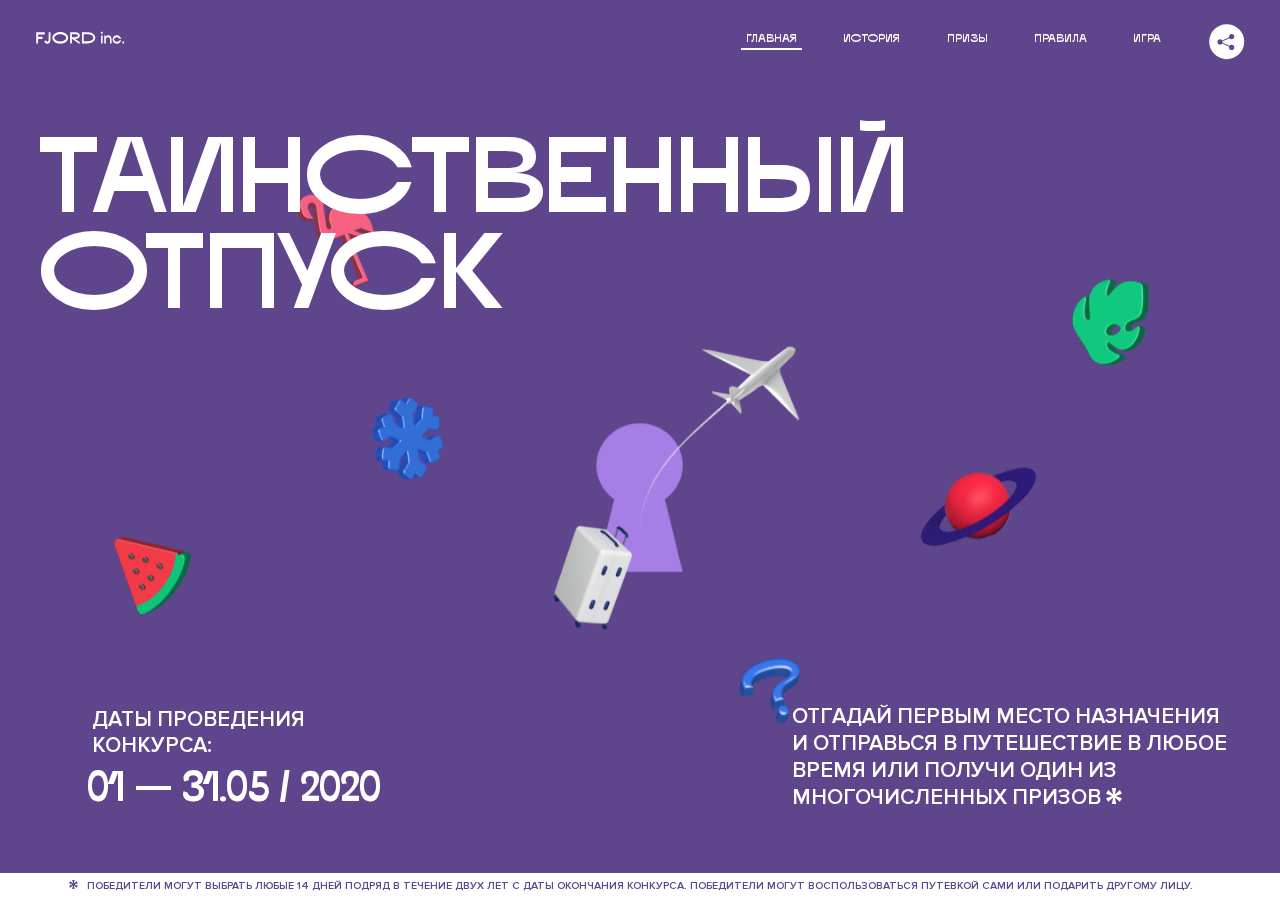
<file: 4/index.html>
<!DOCTYPE html>
<html lang="ru">
<head>
  <meta charset="UTF-8">
  <meta name="description" content="">
  <meta name="viewport" content="width=device-width, initial-scale=1.0">
  <meta http-equiv="X-UA-Compatible" content="ie=edge">
  <title>Mysterious Vacation</title>
<link href="css/style.min.css" rel="stylesheet">  <base href="https://htmlacademy-animation.github.io/1138795-magic-vacation-1/4/">
</head>
<body>

  <header class="page-header js-header">
    <div class="page-header__wrapper">
      <a href="#" class="page-header__logo" aria-label="Перейти на страницу FJORD.Inc">
        <svg width="100" height="15" viewBox="0 0 100 15" fill="none" xmlns="http://www.w3.org/2000/svg">
          <path d="M0.26 1.4V14H2.276V8.906H7.334V6.44H2.276V3.848H9.872V1.4H0.26ZM12.733 14.36C15.127 14.36 16.243 12.65 16.243 9.5V1.4H14.263V8.96C14.263 11.21 13.723 11.876 12.733 11.876C11.833 11.876 11.473 11.3 11.347 10.58L9.36702 10.94C9.63702 13.046 10.663 14.36 12.733 14.36ZM18.3918 7.7C18.3918 11.372 22.3878 14.36 27.3198 14.36C32.2518 14.36 36.2478 11.372 36.2478 7.7C36.2478 4.028 32.2518 1.04 27.3198 1.04C22.3878 1.04 18.3918 4.028 18.3918 7.7ZM20.6058 7.7C20.6058 5.378 23.6118 3.524 27.3198 3.524C30.9918 3.524 33.9798 5.378 33.9798 7.7C33.9798 10.004 30.9918 11.858 27.3198 11.858C23.6118 11.858 20.6058 10.004 20.6058 7.7ZM40.403 14V8.906H40.799L49.079 14.702V12.38L44.039 8.906H44.201C47.999 8.906 49.277 7.304 49.277 5.162C49.277 3.092 47.999 1.4 44.201 1.4H38.387V14H40.403ZM43.535 3.722C45.785 3.722 47.045 4.136 47.045 5.432C47.045 6.764 45.785 7.034 43.535 7.034H40.403V3.722H43.535ZM51.6936 1.382V14H57.8676C62.7456 14 66.7236 11.534 66.7236 7.7C66.7236 3.848 62.7456 1.382 57.8676 1.382H51.6936ZM53.7096 11.624V3.722H57.5436C61.5396 3.722 64.4916 5.018 64.4916 7.7C64.4916 10.238 61.5396 11.624 57.5436 11.624H53.7096ZM73.1832 14.018H74.9832V5H73.1832V14.018ZM72.9132 1.976C72.9132 2.57 73.3992 3.092 74.0832 3.092C74.7492 3.092 75.2352 2.57 75.2352 1.976C75.2352 1.382 74.7672 0.805999 74.0832 0.805999C73.3812 0.805999 72.9132 1.382 72.9132 1.976ZM76.7867 14H78.5687V9.104C78.7487 8.006 79.5947 6.962 81.0887 6.962C82.1147 6.962 83.2667 7.448 83.2667 9.554V14H85.0487V9.014C85.0487 6.152 83.2307 4.73 81.3587 4.73C79.9187 4.73 79.0727 5.558 78.5687 6.854V5H76.7867V14ZM90.9898 14.27C93.5098 14.27 95.3818 12.506 95.7238 10.328H94.0498C93.7258 11.3 92.6998 12.02 90.9898 12.02C88.8478 12.02 87.7678 10.922 87.7678 9.59C87.7678 8.24 88.8478 6.962 90.9898 6.962C92.7538 6.962 93.7978 7.844 94.0858 8.924H95.7418C95.4358 6.71 93.6178 4.73 90.9898 4.73C88.0918 4.73 86.1298 7.124 86.1298 9.59C86.1298 12.074 88.1278 14.27 90.9898 14.27ZM97.0693 12.938C97.0693 13.658 97.5553 14.144 98.2753 14.144C98.9953 14.144 99.4813 13.658 99.4813 12.938C99.4813 12.2 98.9953 11.714 98.2753 11.714C97.5553 11.714 97.0693 12.2 97.0693 12.938Z" fill="currentColor"></path>
        </svg>
      </a>
      <button class="page-header__toggler js-menu-toggler" type="button" aria-label="Управление мобильным меню"><span>Меню</span></button>
      <nav class="page-header__nav">
        <div class="page-header__menu js-menu" id="menu">
          <ul>
            <li>
              <a class="js-menu-link active" href="#top" data-href="top">главная</a>
            </li>
            <li>
              <a class="js-menu-link" href="#story" data-href="story">история</a>
            </li>
            <li>
              <a class="js-menu-link" href="#prizes" data-href="prizes">призы</a>
            </li>
            <li>
              <a class="js-menu-link" href="#rules" data-href="rules">правила</a>
            </li>
            <li>
              <a class="js-menu-link" href="#game" data-href="game">игра</a>
            </li>
          </ul>
        </div>
        <div class="page-header__social">
          <div class="social-block js-social-block">
            <button class="social-block__toggler" aria-label="Управлять блоком с социальными кнопками">
              <svg width="26" height="22" viewBox="0 0 27 22" fill="none" xmlns="http://www.w3.org/2000/svg">
                <path d="M19.6721 7.43664C21.6273 7.43664 23.213 5.85095 23.213 3.89566C23.213 1.94037 21.6273 0.354675 19.6721 0.354675C17.7168 0.354675 16.1311 1.94037 16.1311 3.89566C16.1311 4.19968 16.1728 4.49178 16.2458 4.77345L7.21751 8.95527C6.57519 8.05214 5.52303 7.46049 4.33078 7.46049C2.37549 7.46049 0.789795 9.04618 0.789795 11.0015C0.789795 12.9568 2.37549 14.5425 4.33078 14.5425C5.52303 14.5425 6.57668 13.9508 7.21751 13.0477L16.2458 17.2295C16.1743 17.5112 16.1311 17.8033 16.1311 18.1073C16.1311 20.0626 17.7168 21.6483 19.6721 21.6483C21.6273 21.6483 23.213 20.0626 23.213 18.1073C23.213 16.152 21.6273 14.5663 19.6721 14.5663C18.4798 14.5663 17.4262 15.158 16.7853 16.0611L7.75701 11.8793C7.82854 11.5976 7.87176 11.3055 7.87176 11.0015C7.87176 10.6974 7.83003 10.4053 7.75701 10.1237L16.7853 5.94186C17.4262 6.84499 18.4783 7.43664 19.6721 7.43664Z" fill="currentColor"></path>
              </svg>
            </button>
            <ul class="social-block__list">
              <li>
                <a class="social-block__link social-block__link--fb" href="#" aria-label="Мы на Facebook">
                  <svg width="8" height="17" viewBox="0 0 8 17" fill="none" xmlns="http://www.w3.org/2000/svg">
                    <path d="M4.24646 16.9899H1.09275L1.05793 8.49828H0V5.30707H1.05793V3.81124C1.05793 1.42084 2.57654 0 5.21735 0H7.41758V3.18585H5.30841C4.28262 3.18585 4.2478 3.48582 4.2478 4.24914V5.30707H7.42964L7.16716 8.49828H4.2478V16.9899H4.24646Z" fill="currentColor"></path>
                  </svg>
                </a>
              </li>
              <li>
                <a class="social-block__link social-block__link--insta" href="#" aria-label="Мы в Instagram">
                  <svg width="15" height="15" viewBox="0 0 15 15" fill="none" xmlns="http://www.w3.org/2000/svg">
                    <path d="M11.0197 0H4.19806C2.14246 0 0.471191 1.66993 0.471191 3.72285V10.5499C0.471191 12.6082 2.14112 14.2727 4.19806 14.2727H11.0197C13.0753 14.2727 14.7466 12.6082 14.7466 10.5499V3.72285C14.7466 1.67127 13.0753 0 11.0197 0ZM11.0197 12.4849H4.19806C3.13076 12.4849 2.26432 11.6158 2.26432 10.5512V3.72419C2.26432 2.65956 3.13076 1.79715 4.19806 1.79715H11.0197C12.087 1.79715 12.9535 2.6609 12.9535 3.72419V10.5512C12.9535 11.6145 12.087 12.4849 11.0197 12.4849Z" fill="currentColor"></path>
                    <path d="M7.60887 3.11084C5.38989 3.11084 3.58203 4.9187 3.58203 7.14036C3.58203 9.35532 5.38989 11.1645 7.60887 11.1645C9.83053 11.1645 11.6357 9.35666 11.6357 7.14036C11.6357 4.9187 9.83053 3.11084 7.60887 3.11084ZM7.60887 9.36871C6.37551 9.36871 5.37784 8.37372 5.37784 7.14036C5.37784 5.90699 6.37551 4.90665 7.60887 4.90665C8.83822 4.90665 9.84259 5.90833 9.84259 7.14036C9.84392 8.37238 8.83822 9.36871 7.60887 9.36871Z" fill="currentColor"></path>
                    <path d="M11.3573 2.35962C10.8256 2.35962 10.3931 2.79752 10.3931 3.32381C10.3931 3.85546 10.8256 4.29336 11.3573 4.29336C11.8862 4.29336 12.3215 3.85546 12.3215 3.32381C12.3215 2.79752 11.8862 2.35962 11.3573 2.35962Z" fill="currentColor"></path>
                  </svg>
                </a>
              </li>
              <li>
                <a class="social-block__link social-block__link--vk" href="#" aria-label="Мы ВКонтакте">
                  <svg width="17" height="10" viewBox="0 0 17 10" fill="none" xmlns="http://www.w3.org/2000/svg">
                    <path d="M14.1234 4.9002C14.1234 4.9002 16.3623 1.72708 16.5866 0.680242C16.6595 0.312285 16.4947 0.103188 16.1069 0.103188C16.1069 0.103188 14.8193 0.103188 14.168 0.103188C13.7235 0.103188 13.5587 0.293278 13.4235 0.579768C13.4235 0.579768 12.3724 2.82553 11.0969 4.24712C10.6861 4.70333 10.4781 4.84318 10.2511 4.84318C10.0646 4.84318 9.98625 4.6911 9.98625 4.27834V0.649016C9.98625 0.147997 9.92545 0.00135496 9.5066 0.00135496H6.39628C6.15578 0.00135496 6.0085 0.134417 6.0085 0.324506C6.0085 0.801084 6.73406 0.908351 6.73406 2.20231V4.87305C6.73406 5.40529 6.70569 5.61575 6.45303 5.61575C5.78016 5.61575 4.19528 3.30618 3.30623 0.678887C3.12923 0.145282 2.93737 0 2.43475 0H0.486409C0.205373 0 0 0.190085 0 0.476576C0 0.991172 0.60666 3.40801 2.99277 6.64358C4.59927 8.8201 6.70569 10 8.60269 10C9.76196 10 10.0416 9.80312 10.0416 9.31432V7.63883C10.0416 7.22607 10.2065 7.04956 10.4429 7.04956C10.7078 7.04956 11.1847 7.13238 12.2805 8.22268C13.5843 9.47862 13.6762 10 14.3896 10H16.5676C16.7919 10 17 9.89273 17 9.52342C17 9.02919 16.3623 8.15343 15.384 7.10659C14.9801 6.56755 14.3302 5.98914 14.1248 5.72301C13.8275 5.40801 13.9154 5.23014 14.1234 4.9002Z" fill="currentColor"></path>
                  </svg>
                </a>
              </li>
            </ul>
          </div>
        </div>
      </nav>
    </div>
  </header>

  <main class="page-content">

    <section class="animation-screen"></section>

    <section class="screen screen--hidden screen--intro" id="top">
      <div class="screen__wrapper">
        <div class="intro">
          <h1 class="intro__title">Таинственный отпуск</h1>
          <div class="intro__content">
            <div class="intro__info">
              <p class="intro__label">Даты проведения конкурса:</p>
              <p class="intro__date">01 — 31.05 / 2020</p>
            </div>
            <div class="intro__message">
              <p>
                Отгадай первым место назначения и&nbsp;отправься в&nbsp;путешествие в&nbsp;любое время или получи один из многочисленных призов
                <svg width="16" height="16" viewBox="0 0 10 10" fill="none" xmlns="http://www.w3.org/2000/svg">
                  <path d="M0 6.35337L3.90271 4.99012L0 3.64663L1.34615 1.32374L4.44287 4.01073L3.67364 0H6.34615L5.57692 4.01073L8.65385 1.32374L10 3.64663L6.13405 4.99012L10 6.35337L8.65385 8.65651L5.57692 5.98927L6.34615 10H3.67364L4.44287 5.96952L1.34615 8.65651L0 6.35337Z" fill="currentColor"></path>
                </svg>
              </p>
            </div>
          </div>
        </div>
      </div>
      <div class="screen__footer js-footer">
        <button class="screen__footer-enlarge js-footer-toggler" type="button" aria-label="Показать сообщение">
          <svg width="10" height="10" viewBox="0 0 10 10" fill="none" xmlns="http://www.w3.org/2000/svg">
            <path d="M0 6.35337L3.90271 4.99012L0 3.64663L1.34615 1.32374L4.44287 4.01073L3.67364 0H6.34615L5.57692 4.01073L8.65385 1.32374L10 3.64663L6.13405 4.99012L10 6.35337L8.65385 8.65651L5.57692 5.98927L6.34615 10H3.67364L4.44287 5.96952L1.34615 8.65651L0 6.35337Z" fill="currentColor"></path>
          </svg>
        </button>
        <button class="screen__footer-collapse js-footer-toggler" type="button" aria-label="Скрыть сообщение">
          <svg width="13" height="13" viewBox="0 0 13 13" fill="none" xmlns="http://www.w3.org/2000/svg">
            <line x1="12.3536" y1="0.353553" x2="0.738349" y2="11.9688" stroke="currentColor"></line>
            <line x1="0.738319" y1="0.539925" x2="12.3535" y2="12.1551" stroke="currentColor"></line>
          </svg>
        </button>
        <div class="screen__footer-wrapper">
          <div class="screen__footer-announce">
            <p class="screen__footer-label">Даты проведения конкурса:</p>
            <p class="screen__footer-date">01 — 31.05 / 2020</p>
          </div>
          <div class="screen__footer-note">
            <p>
              <svg width="10" height="10" viewBox="0 0 10 10" fill="none" xmlns="http://www.w3.org/2000/svg">
                <path d="M0 6.35337L3.90271 4.99012L0 3.64663L1.34615 1.32374L4.44287 4.01073L3.67364 0H6.34615L5.57692 4.01073L8.65385 1.32374L10 3.64663L6.13405 4.99012L10 6.35337L8.65385 8.65651L5.57692 5.98927L6.34615 10H3.67364L4.44287 5.96952L1.34615 8.65651L0 6.35337Z" fill="currentColor"></path>
              </svg>
              <span>Победители могут выбрать любые 14 дней подряд в&nbsp;течение двух лет с&nbsp;даты окончания конкурса. Победители могут воспользоваться путевкой сами или подарить другому лицу.</span>
            </p>
          </div>
        </div>
      </div>
    </section>

    <section class="screen screen--hidden screen--story" id="story">

      <div class="slider swiper-container js-slider">

        <div class="swiper-wrapper">

          <div class="slider__item swiper-slide">
            <h2 class="slider__item-title">История</h2>
            <p class="slider__item-text">Джеймс Таргет был основателем компании &laquo;Fjord Inc.&raquo;. С&nbsp;1965 года &laquo;Fjord Inc.&raquo; прославилась надёжными и&nbsp;удобными чемоданами и&nbsp;аксессуарами для туристов.</p>
          </div>

          <div class="slider__item swiper-slide">
            <p class="slider__item-text">Когда Джеймсу было 7&nbsp;лет, в&nbsp;их&nbsp;доме гостил дядюшка и&nbsp;развлекал детей рассказами о&nbsp;своей поездке в&nbsp;место, показавшееся малышу Таргету невероятным. Тогда Джеймс решил, что однажды посетит его, но&nbsp;не&nbsp;будет рассказывать о&nbsp;мечте, пока не&nbsp;осуществит.</p>
          </div>

          <div class="slider__item swiper-slide">
            <p class="slider__item-text">Джеймс Таргет стал увлеченным путешественником. Он&nbsp;посетил 5&nbsp;континентов, 126&nbsp;стран.</p>
          </div>

          <div class="slider__item swiper-slide">
            <p class="slider__item-text">Он&nbsp;сплавлялся по&nbsp;Амазонке и&nbsp;погружался в&nbsp;пещеры Франции, медитировал в&nbsp;горах Тибета и&nbsp;пожимал руку вождя племени Акугауа.</p>
          </div>

          <div class="slider__item swiper-slide">
            <p class="slider__item-text">Из&nbsp;своих поездок Джеймс Таргет привозил идеи, как сделать свои чемоданы &laquo;Fjord Inc.&raquo; удобными и&nbsp;приспособленными к&nbsp;разным дорожным условиям.</p>
          </div>

          <div class="slider__item swiper-slide">
            <p class="slider__item-text">Всё это время Джеймс не&nbsp;оставлял идею поездки своей мечты. Однако, как только он&nbsp;брался за&nbsp;планирование, возникали препятствия, не&nbsp;позволяющие отправиться туда.</p>
          </div>

          <div class="slider__item swiper-slide">
            <p class="slider__item-text">В&nbsp;возрасте 67&nbsp;лет Джеймс Таргет попал под лавину и&nbsp;погиб. В&nbsp;своём завещании он&nbsp;поручил отправить в&nbsp;заветное путешествие трёх смельчаков, единых с&nbsp;ним духом.</p>
          </div>

          <div class="slider__item swiper-slide">
            <p class="slider__item-text">Тех, кто сможет узнать таинственное место, задавая вопросы специально обученному ИИ&nbsp;&laquo;Соне&raquo;, ждет фантастическое путешествие.</p>
          </div>
        </div>
        <div class="slider__controls">
          <button class="slider__control slider__control--prev js-control-prev" type="button" aria-label="Показать предыдущую историю">
            <svg width="12" height="22" viewBox="0 0 12 22" fill="none" xmlns="http://www.w3.org/2000/svg">
              <path d="M11 1L1 11L11 21" stroke="currentColor" stroke-width="2" stroke-linejoin="round"></path>
            </svg>
          </button>
          <button class="slider__control slider__control--next js-control-next" type="button" aria-label="Показать следующую историю">
            <svg width="12" height="22" viewBox="0 0 12 22" fill="none" xmlns="http://www.w3.org/2000/svg">
              <path d="M1 1L11 11L1 21" stroke="currentColor" stroke-width="2" stroke-linejoin="round"></path>
            </svg>
          </button>
        </div>
        <div class="slider__pagination swiper-pagination"></div>
      </div>
      <div class="screen-filler"></div>
    </section>

    <section class="screen screen--hidden screen--prizes" id="prizes">
      <div class="screen__wrapper">
        <div class="prizes">
          <h2 class="prizes__title">ПРизы</h2>
          <div class="prizes__lead">
            <p>Найди ответ и&nbsp;получи один из&nbsp;призов:</p>
          </div>
          <ul class="prizes__list">
            <li class="prizes__item prizes__item--journeys">
              <div class="prizes__icon">
                <picture>
                  <source srcset="img/prize1-mob.svg" media="(orientation: portrait)">
                  <img src="img/prize1.svg" alt="">
                </picture>
              </div>
              <p class="prizes__desc">
                <b>3</b>
                <span>загадочных путешествия</span>
              </p>
            </li>
            <li class="prizes__item prizes__item--cases">
              <div class="prizes__icon">
                <picture>
                  <source srcset="img/prize2-mob.svg" media="(orientation: portrait)">
                  <img src="img/prize2.svg" alt="">
                </picture>
              </div>
              <p class="prizes__desc">
                <b>7</b>
                <span>надежных чемоданов</span>
              </p>
            </li>
            <li class="prizes__item prizes__item--codes">
              <div class="prizes__icon">
                <picture>
                  <source srcset="img/prize3-mob.svg" media="(orientation: portrait)">
                  <img src="img/prize3.svg" alt="">
                </picture>
              </div>
              <p class="prizes__desc">
                <b>900</b>
                <span>
                  промокодов на&nbsp;скидку 15%
                  <svg width="10" height="10" viewBox="0 0 10 10" fill="none" xmlns="http://www.w3.org/2000/svg">
                    <path d="M0 6.35337L3.90271 4.99012L0 3.64663L1.34615 1.32374L4.44287 4.01073L3.67364 0H6.34615L5.57692 4.01073L8.65385 1.32374L10 3.64663L6.13405 4.99012L10 6.35337L8.65385 8.65651L5.57692 5.98927L6.34615 10H3.67364L4.44287 5.96952L1.34615 8.65651L0 6.35337Z" fill="currentColor"></path>
                  </svg>
                </span>
              </p>
            </li>
          </ul>
        </div>
      </div>
      <div class="screen__footer js-footer">
        <button class="screen__footer-enlarge js-footer-toggler" type="button" aria-label="Показать сообщение">
          <svg width="10" height="10" viewBox="0 0 10 10" fill="none" xmlns="http://www.w3.org/2000/svg">
            <path d="M0 6.35337L3.90271 4.99012L0 3.64663L1.34615 1.32374L4.44287 4.01073L3.67364 0H6.34615L5.57692 4.01073L8.65385 1.32374L10 3.64663L6.13405 4.99012L10 6.35337L8.65385 8.65651L5.57692 5.98927L6.34615 10H3.67364L4.44287 5.96952L1.34615 8.65651L0 6.35337Z" fill="currentColor"></path>
          </svg>
        </button>
        <button class="screen__footer-collapse js-footer-toggler" type="button" aria-label="Скрыть сообщение">
          <svg width="13" height="13" viewBox="0 0 13 13" fill="none" xmlns="http://www.w3.org/2000/svg">
            <line x1="12.3536" y1="0.353553" x2="0.738349" y2="11.9688" stroke="currentColor"></line>
            <line x1="0.738319" y1="0.539925" x2="12.3535" y2="12.1551" stroke="currentColor"></line>
          </svg>
        </button>
        <div class="screen__footer-wrapper">
          <div class="screen__footer-announce">
            <p class="screen__footer-label">Даты проведения конкурса:</p>
            <p class="screen__footer-date">01 — 31.05 / 2020</p>
          </div>
          <div class="screen__footer-note">
            <p>
              <svg width="10" height="10" viewBox="0 0 10 10" fill="none" xmlns="http://www.w3.org/2000/svg">
                <path d="M0 6.35337L3.90271 4.99012L0 3.64663L1.34615 1.32374L4.44287 4.01073L3.67364 0H6.34615L5.57692 4.01073L8.65385 1.32374L10 3.64663L6.13405 4.99012L10 6.35337L8.65385 8.65651L5.57692 5.98927L6.34615 10H3.67364L4.44287 5.96952L1.34615 8.65651L0 6.35337Z" fill="currentColor"></path>
              </svg>
              <span>Скидка&nbsp;15% на&nbsp;единоразовое приобретение путёвки с&nbsp;1&nbsp;июня 2020 по&nbsp;31&nbsp;мая 2022&nbsp;года. Суммируется с&nbsp;другими акциями</span>
            </p>
          </div>
        </div>
      </div>
    </section>

    <section class="screen screen--hidden screen--rules" id="rules">
      <div class="screen__wrapper">
        <div class="rules">
          <h2 class="rules__title">Правила</h2>
          <div class="rules__lead">
            <p>Для того чтобы получить наследство Джеймса Таргета, тебе нужно выведать у&nbsp;&laquo;Сони&raquo;, куда предстоит отправиться тебе в&nbsp;случае победы</p>
          </div>
          <ol class="rules__list">
            <li class="rules__item">
              <p>Тебе отводится <br>5&nbsp;минут</p>
            </li>
            <li class="rules__item">
              <p>Задавай любые вопросы в&nbsp;текстовом поле</p>
            </li>
            <li class="rules__item">
              <p>Нажимай кнопку &laquo;Узнать&raquo;, чтобы получить ответ</p>
            </li>
            <li class="rules__item">
              <p>&laquo;Соня&raquo; может отвечать только&nbsp;Да или Нет</p>
            </li>
          </ol>
          <a href="#game" class="rules__link btn">Погнали!</a>
        </div>
      </div>
      <div class="screen__disclaimer">
        <div class="disclaimer">
          <ul>
            <li>
              <a href="#">Правовая информация</a>
            </li>
            <li>
              <a href="#">Подробные правила</a>
            </li>
          </ul>
        </div>
      </div>
    </section>

    <section class="screen screen--hidden screen--game" id="game">
      <div class="screen__wrapper">
        <div class="game">
          <div class="game__header">
            <h2 class="game__title">Игра</h2>
            <div class="game__counter">
              <span>05</span>:<span>00</span>
            </div>
          </div>
          <div class="game__body">
            <div class="chat">
              <div class="chat__body js-chat">
                <ul class="chat__list" id="messages"></ul>
              </div>
              <div class="chat__footer">
                <form action="#" method="post" class="form" id="message-form">
                  <label for="message-field" class="visually-hidden">Поле для ввода вопроса</label>
                  <input type="text" class="form__field" id="message-field">
                  <button class="form__button btn">
                    Узнать
                    <svg width="18" height="19" viewBox="0 0 18 19" fill="none" xmlns="http://www.w3.org/2000/svg">
                      <path stroke="currentColor" stroke-width="2" d="M9 19V1"></path>
                      <path d="M1 9l8-8 8 8" stroke="currentColor" stroke-width="2" stroke-linejoin="round"></path>
                    </svg>
                  </button>
                </form>
              </div>
            </div>
          </div>
          <!-- временные кнопки для показа результата -->
          <div class="game__buttons">
            <button class="game__button btn js-show-result" type="button" data-target="result">Положительный результат</button>
            <button class="game__button btn js-show-result" type="button" data-target="result2">Положительный результат - 2</button>
            <button class="game__button btn js-show-result" type="button" data-target="result3">Отрицательный результат</button>
          </div>
        </div>
      </div>
    </section>

    <section class="screen screen--hidden screen--result" id="result">
      <div class="screen__wrapper">
        <div class="result result--trip">
          <div class="result__image">
            <picture>
              <source srcset="img/result1-mob.png 1x, img/result1-mob@2x.png 2x" media="(max-width: 768px) and (orientation: portrait)">
              <img src="img/result1.png" srcset="img/result1@2x.png 2x" alt="">
            </picture>
          </div>
          <h2 class="result__title">
            <span class="visually-hidden">ПОбеда!</span>
            <svg xmlns="http://www.w3.org/2000/svg" viewBox="0 0 568.85 109.24">
              <path d="M16,24.44V92H2.6V8H75V92H61.52V24.44H16Z" transform="translate(-2.1 -1.5)" fill="none" stroke="currentColor"></path>
              <path d="M148.76,5.6c32.88,0,59.52,19.92,59.52,44.4s-26.64,44.4-59.52,44.4S89.24,74.48,89.24,50,115.88,5.6,148.76,5.6Zm0,72.12c24.48,0,44.4-12.36,44.4-27.72s-19.92-27.84-44.4-27.84C124,22.16,104,34.52,104,50S124,77.72,148.76,77.72Z" transform="translate(-2.1 -1.5)" fill="none" stroke="currentColor"></path>
              <path d="M287.36,8V24.44H236v14.4h25.32c25.44,0,34,11.16,34,26.52,0,15.6-8.52,26.64-34,26.64H222.56V8h64.8ZM256.88,76.52c15.12,0,23.52-2,23.52-11.52S272,54.44,256.88,54.44H236V76.52h20.88Z" transform="translate(-2.1 -1.5)" fill="none" stroke="currentColor"></path>
              <path d="M371.47,8V24.44H320.84V41.6h33.6V58h-33.6V75.56h50.64V92H307.4V8h64.08Z" transform="translate(-2.1 -1.5)" fill="none" stroke="currentColor"></path>
              <path d="M382.39,110.24V75.56h7.44c4.56-4.68,7.8-18.36,8.76-56L399,8h48.6V75.56h10v34.68H442.87V92H397v18.24H382.39Zm51.72-34.68V24.44H411.55v3.12c-0.48,22.44-3.24,37.68-7.2,48h29.76Z" transform="translate(-2.1 -1.5)" fill="none" stroke="currentColor"></path>
              <path d="M463.75,92l28-84h27.12l28.08,84H533.47l-7.8-23.52h-37.8L480.07,92H463.75Zm56.64-40L507,11.84,493.51,52h26.88Z" transform="translate(-2.1 -1.5)" fill="none" stroke="currentColor"></path>
              <path d="M554.12,70.4L555.55,2H569l1.44,68.4H554.12Zm8.28,6.36c4.8,0,8,3.24,8,8.16a8,8,0,1,1-16.08,0C554.35,80,557.59,76.76,562.39,76.76Z" transform="translate(-2.1 -1.5)" fill="none" stroke="currentColor"></path>
            </svg>
          </h2>
          <div class="result__text">
            <p>ты&nbsp;отправляешься в&nbsp;Арктику!</p>
          </div>
          <div class="result__form">
            <form action="#" method="post" class="form form--result">
              <label for="email-field" class="form__label">зарегистрируй результат</label>
              <input type="email" class="form__field" id="email-field" placeholder="e-mail для регистации результата и получения приза" required="">
              <button class="form__button btn">
                отправить
                <svg width="18" height="19" viewBox="0 0 18 19" fill="none" xmlns="http://www.w3.org/2000/svg">
                  <path stroke="currentColor" stroke-width="2" d="M9 19V1"></path>
                  <path d="M1 9l8-8 8 8" stroke="currentColor" stroke-width="2" stroke-linejoin="round"></path>
                </svg>
              </button>
            </form>
          </div>
        </div>
      </div>
    </section>

    <section class="screen screen--hidden screen--result" id="result2">
      <div class="screen__wrapper">
        <div class="result result--prize">
          <div class="result__image">
            <picture>
              <source srcset="img/result2-mob.png 1x, img/result2-mob@2x.png 2x" media="(max-width: 768px) and (orientation: portrait)">
              <img src="img/result2.png" srcset="img/result2@2x.png 2x" alt="">
            </picture>
          </div>
          <h2 class="result__title">
            <span class="visually-hidden">ПОбеда!</span>
            <svg xmlns="http://www.w3.org/2000/svg" viewBox="0 0 568.85 109.24">
              <path d="M16,24.44V92H2.6V8H75V92H61.52V24.44H16Z" transform="translate(-2.1 -1.5)" fill="none" stroke="currentColor"></path>
              <path d="M148.76,5.6c32.88,0,59.52,19.92,59.52,44.4s-26.64,44.4-59.52,44.4S89.24,74.48,89.24,50,115.88,5.6,148.76,5.6Zm0,72.12c24.48,0,44.4-12.36,44.4-27.72s-19.92-27.84-44.4-27.84C124,22.16,104,34.52,104,50S124,77.72,148.76,77.72Z" transform="translate(-2.1 -1.5)" fill="none" stroke="currentColor"></path>
              <path d="M287.36,8V24.44H236v14.4h25.32c25.44,0,34,11.16,34,26.52,0,15.6-8.52,26.64-34,26.64H222.56V8h64.8ZM256.88,76.52c15.12,0,23.52-2,23.52-11.52S272,54.44,256.88,54.44H236V76.52h20.88Z" transform="translate(-2.1 -1.5)" fill="none" stroke="currentColor"></path>
              <path d="M371.47,8V24.44H320.84V41.6h33.6V58h-33.6V75.56h50.64V92H307.4V8h64.08Z" transform="translate(-2.1 -1.5)" fill="none" stroke="currentColor"></path>
              <path d="M382.39,110.24V75.56h7.44c4.56-4.68,7.8-18.36,8.76-56L399,8h48.6V75.56h10v34.68H442.87V92H397v18.24H382.39Zm51.72-34.68V24.44H411.55v3.12c-0.48,22.44-3.24,37.68-7.2,48h29.76Z" transform="translate(-2.1 -1.5)" fill="none" stroke="currentColor"></path>
              <path d="M463.75,92l28-84h27.12l28.08,84H533.47l-7.8-23.52h-37.8L480.07,92H463.75Zm56.64-40L507,11.84,493.51,52h26.88Z" transform="translate(-2.1 -1.5)" fill="none" stroke="currentColor"></path>
              <path d="M554.12,70.4L555.55,2H569l1.44,68.4H554.12Zm8.28,6.36c4.8,0,8,3.24,8,8.16a8,8,0,1,1-16.08,0C554.35,80,557.59,76.76,562.39,76.76Z" transform="translate(-2.1 -1.5)" fill="none" stroke="currentColor"></path>
            </svg>
          </h2>
          <div class="result__text">
            <p>чемодан &laquo;Fjord&nbsp;Inc.&raquo;&nbsp;твой</p>
          </div>
          <div class="result__form">
            <form action="#" method="post" class="form form--result">
              <label for="email-field2" class="form__label">зарегистрируй результат</label>
              <input type="email" class="form__field" id="email-field2" placeholder="e-mail для регистации результата и получения приза" required="">
              <button class="form__button btn">
                отправить
                <svg width="18" height="19" viewBox="0 0 18 19" fill="none" xmlns="http://www.w3.org/2000/svg">
                  <path stroke="currentColor" stroke-width="2" d="M9 19V1"></path>
                  <path d="M1 9l8-8 8 8" stroke="currentColor" stroke-width="2" stroke-linejoin="round"></path>
                </svg>
              </button>
            </form>
          </div>
        </div>
      </div>
    </section>

    <section class="screen screen--hidden screen--result" id="result3">
      <div class="screen__wrapper">
        <div class="result result--negative">
          <div class="result__image">
            <picture>
              <source srcset="img/result3-mob.png 1x, img/result3-mob@2x.png 2x" media="(max-width: 768px) and (orientation: portrait)">
              <img src="img/result3.png" srcset="img/result3@2x.png 2x" alt="">
            </picture>
          </div>
          <h2 class="result__title">
            <span class="visually-hidden">Не угадал!</span>
            <svg xmlns="http://www.w3.org/2000/svg" viewBox="0 0 660.77 109.24">
              <path d="M2.66,92V8H16.1V42.2H53.3V8H66.74V92H53.3V58.64H16.1V92H2.66Z" transform="translate(-2.16 -1.5)" fill="none" stroke="currentColor"></path>
              <path d="M147.62,8V24.44H97V41.6h33.6V58H97V75.56h50.64V92H83.54V8h64.08Z" transform="translate(-2.16 -1.5)" fill="none" stroke="currentColor"></path>
              <path d="M199.22,8l20.52,42.36L235.34,8h16.44l-31,84H204.38l9.48-25.92L185.78,8h13.44Z" transform="translate(-2.16 -1.5)" fill="none" stroke="currentColor"></path>
              <path d="M273.74,24.44V92H260.3V8h50.16V24.44H273.74Z" transform="translate(-2.16 -1.5)" fill="none" stroke="currentColor"></path>
              <path d="M307.1,92l28-84h27.12l28.08,84H376.82L369,68.48h-37.8L323.42,92H307.1Zm56.64-40L350.3,11.84,336.86,52h26.88Z" transform="translate(-2.16 -1.5)" fill="none" stroke="currentColor"></path>
              <path d="M396.38,110.24V75.56h7.44c4.56-4.68,7.8-18.36,8.76-56L412.94,8h48.6V75.56h10v34.68H456.86V92H411v18.24H396.38ZM448.1,75.56V24.44H425.54v3.12c-0.48,22.44-3.24,37.68-7.2,48H448.1Z" transform="translate(-2.16 -1.5)" fill="none" stroke="currentColor"></path>
              <path d="M477.74,92l28-84h27.12L560.9,92H547.46l-7.8-23.52h-37.8L494.06,92H477.74Zm56.64-40-13.44-40.2L507.5,52h26.88Z" transform="translate(-2.16 -1.5)" fill="none" stroke="currentColor"></path>
              <path d="M568.7,76.88a13.77,13.77,0,0,0,5,1c6.6,0,10.44-6.24,12-58.32L586.22,8h46.2V92H619V24.44H598.82l-0.12,3.12C597.14,81,589,94.4,573.74,94.4a28.55,28.55,0,0,1-6.72-.84Z" transform="translate(-2.16 -1.5)" fill="none" stroke="currentColor"></path>
              <path d="M646.1,70.4L647.54,2H661l1.44,68.4H646.1Zm8.28,6.36c4.8,0,8,3.24,8,8.16a8,8,0,0,1-16.08,0C646.34,80,649.58,76.76,654.38,76.76Z" transform="translate(-2.16 -1.5)" fill="none" stroke="currentColor"></path>
            </svg>
          </h2>
          <button class="result__button js-play" type="button">
            не сдавайся!
            <span>
              <svg width="27" height="22" viewBox="0 0 27 22" fill="none" xmlns="http://www.w3.org/2000/svg">
                <path d="M10.6899 1.47998C5.42992 1.47998 1.16992 5.73998 1.16992 11C1.16992 16.26 5.42992 20.52 10.6899 20.52C15.9499 20.52 20.2099 16.26 20.2099 11V7.13998" stroke="currentColor" stroke-width="2" stroke-miterlimit="10"></path>
                <path d="M15.1099 12.5099L20.1499 7.13989L25.3099 12.6299" stroke="currentColor" stroke-width="2" stroke-miterlimit="10" stroke-linejoin="round"></path>
              </svg>
            </span>
          </button>
        </div>
      </div>
    </section>

  </main>

<script src="js/script.js"></script></body>
</html>
</file>
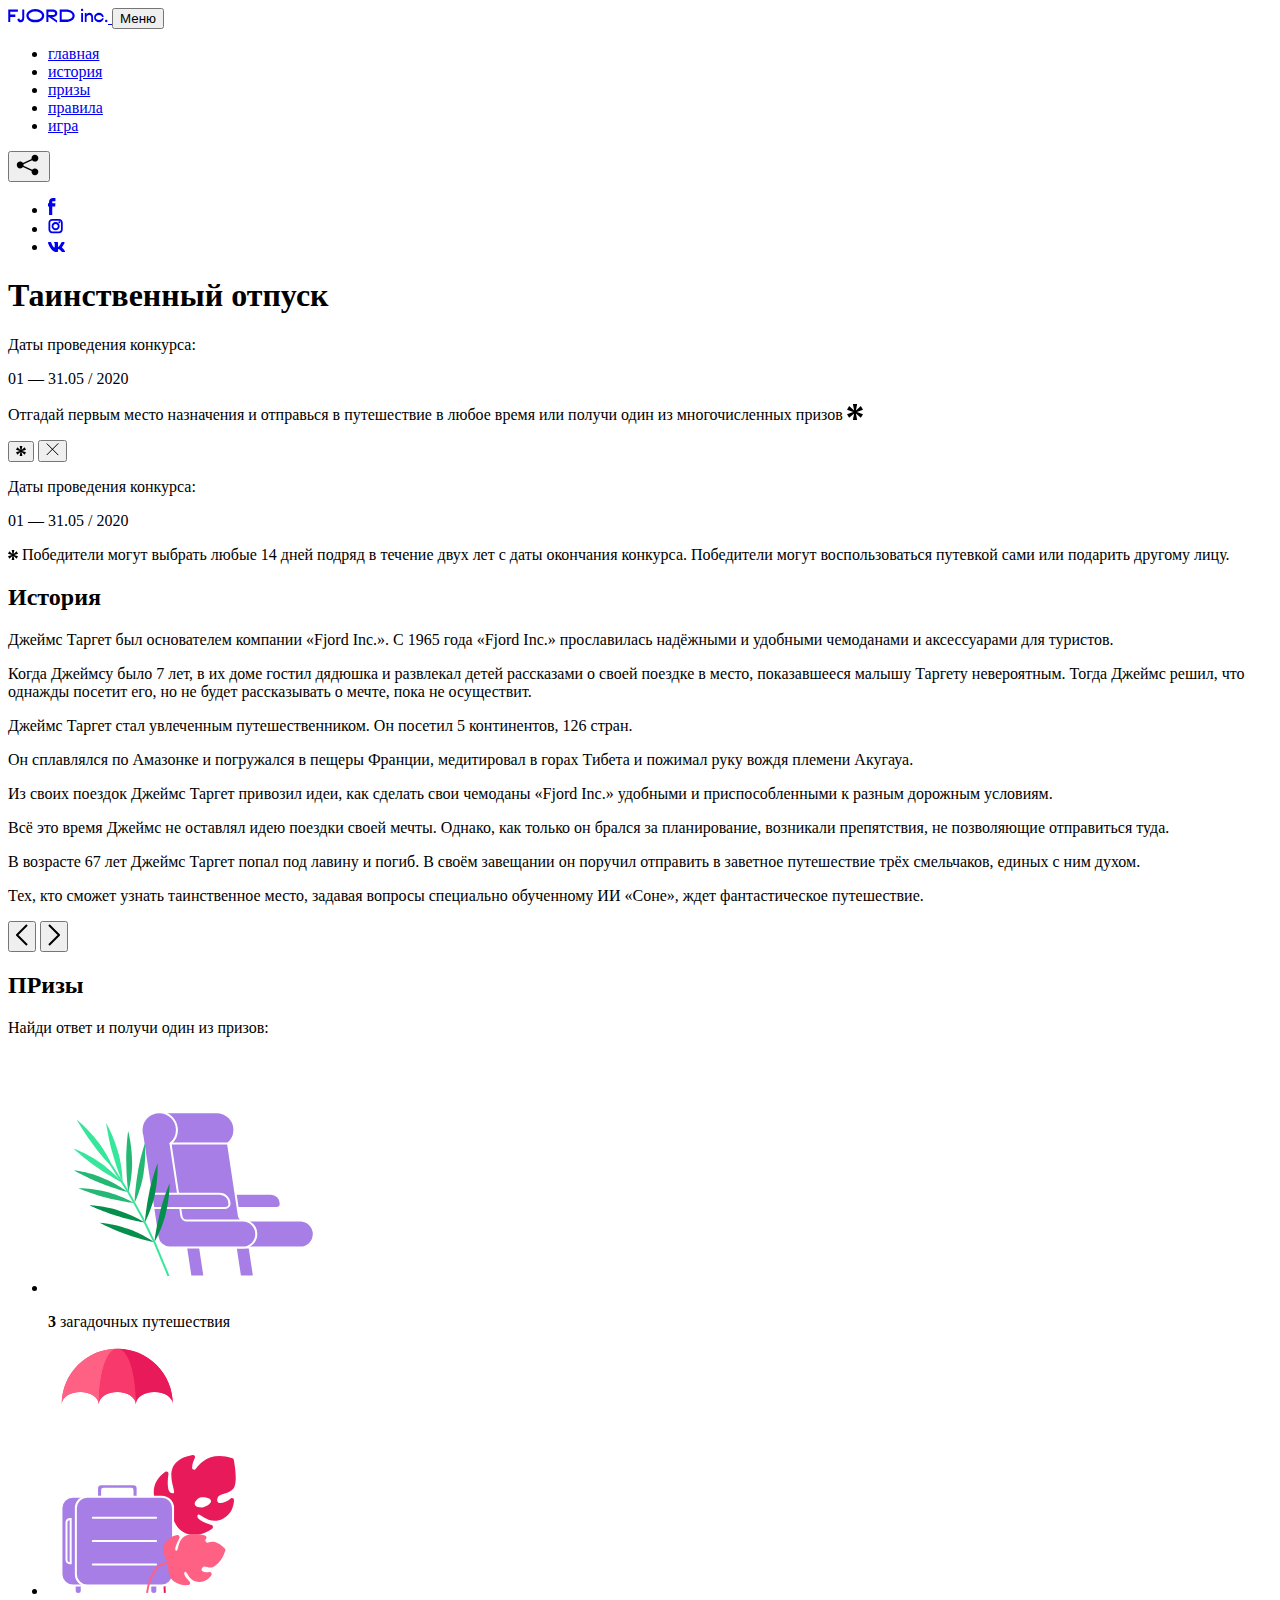
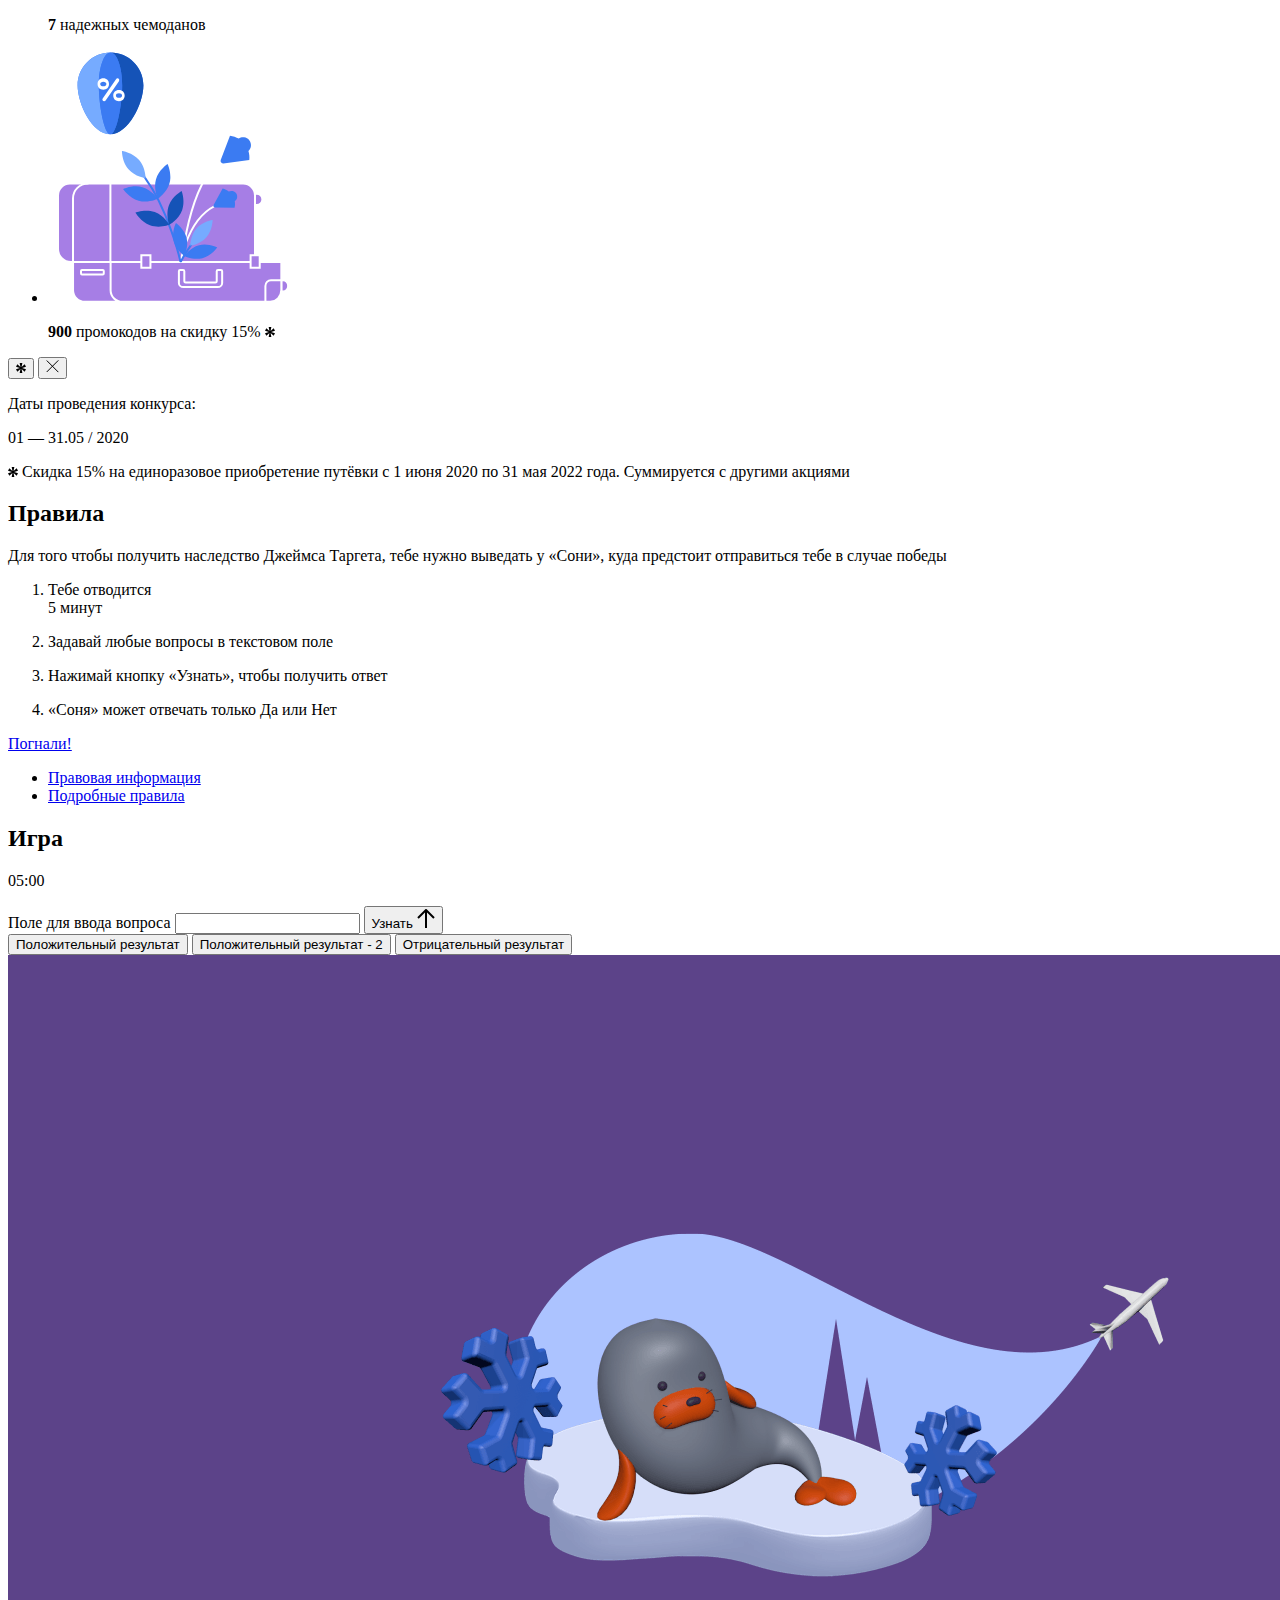
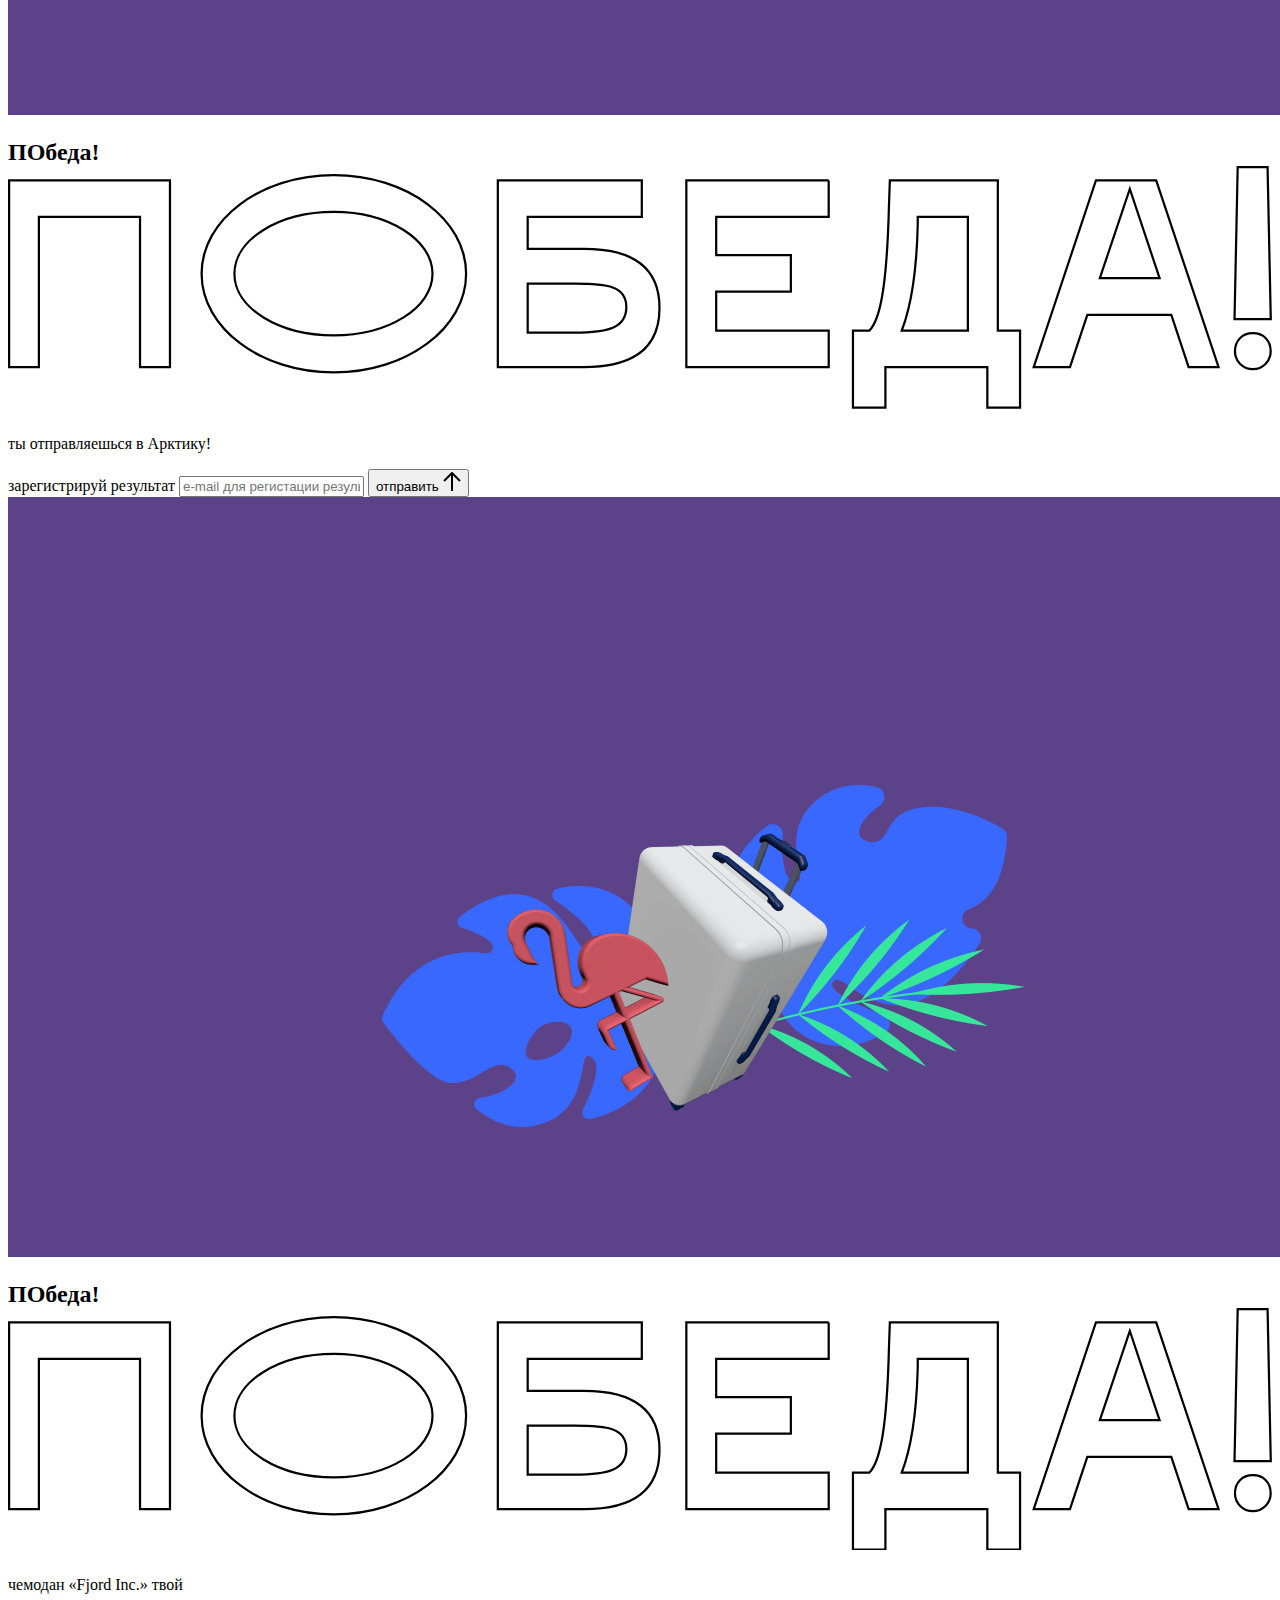
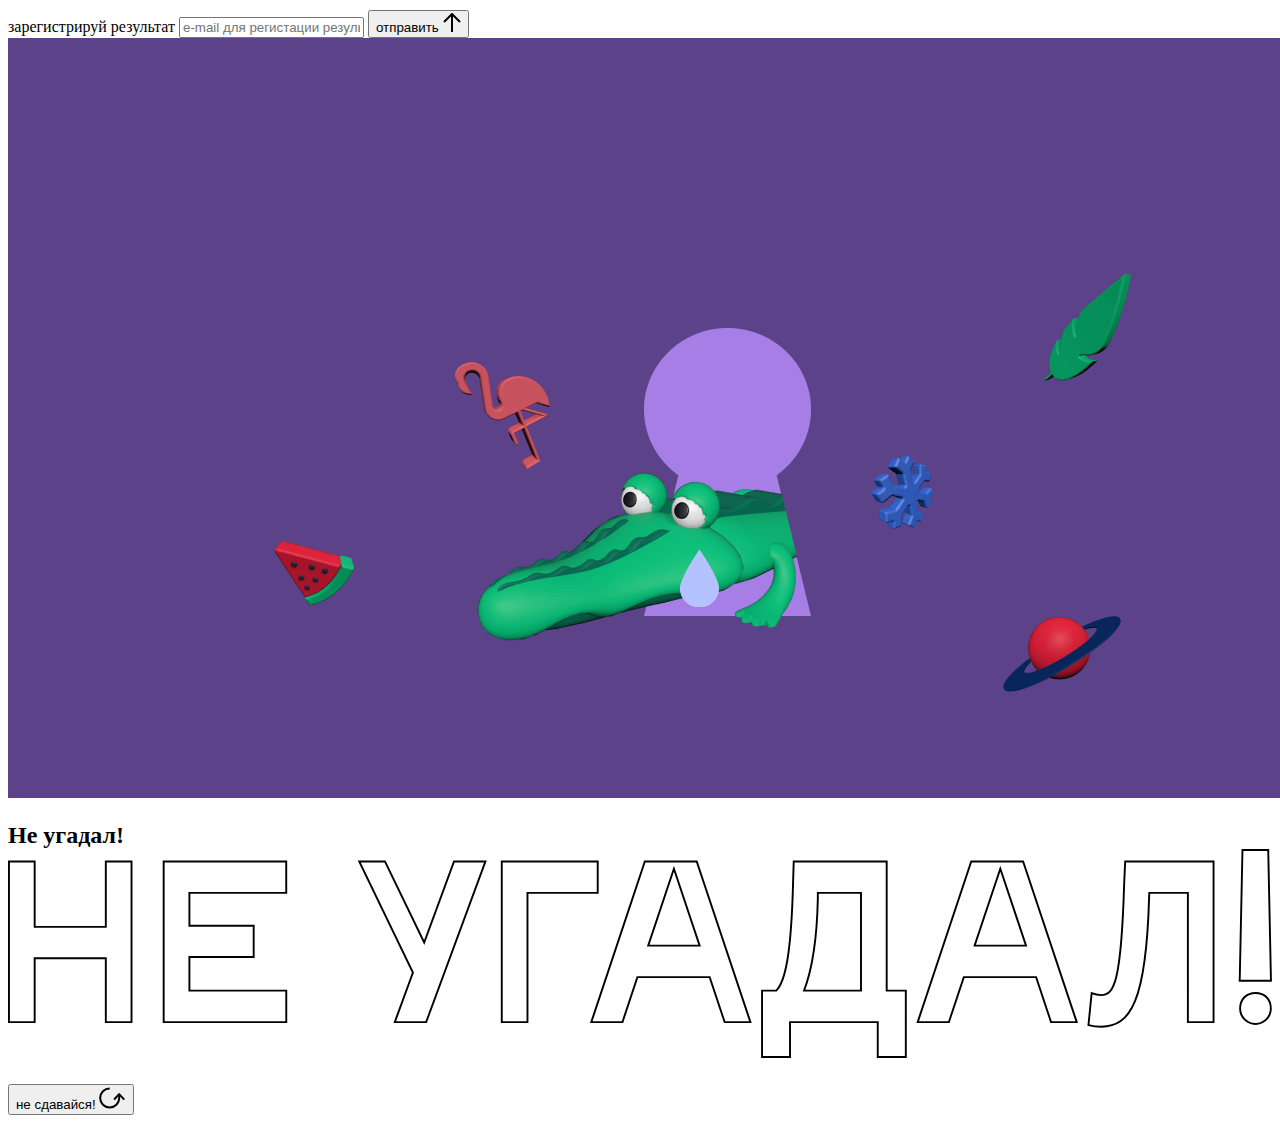
<file: source/index.html>
<!DOCTYPE html>
<html lang="ru">
<head>
  <meta charset="UTF-8">
  <meta name="description" content="">
  <meta name="viewport" content="width=device-width, initial-scale=1.0">
  <meta http-equiv="X-UA-Compatible" content="ie=edge">
  <title>Mysterious Vacation</title>
</head>
<body>

  <header class="page-header js-header">
    <div class="page-header__wrapper">
      <a href="#" class="page-header__logo" aria-label="Перейти на страницу FJORD.Inc">
        <svg width="100" height="15" viewBox="0 0 100 15" fill="none" xmlns="http://www.w3.org/2000/svg">
          <path d="M0.26 1.4V14H2.276V8.906H7.334V6.44H2.276V3.848H9.872V1.4H0.26ZM12.733 14.36C15.127 14.36 16.243 12.65 16.243 9.5V1.4H14.263V8.96C14.263 11.21 13.723 11.876 12.733 11.876C11.833 11.876 11.473 11.3 11.347 10.58L9.36702 10.94C9.63702 13.046 10.663 14.36 12.733 14.36ZM18.3918 7.7C18.3918 11.372 22.3878 14.36 27.3198 14.36C32.2518 14.36 36.2478 11.372 36.2478 7.7C36.2478 4.028 32.2518 1.04 27.3198 1.04C22.3878 1.04 18.3918 4.028 18.3918 7.7ZM20.6058 7.7C20.6058 5.378 23.6118 3.524 27.3198 3.524C30.9918 3.524 33.9798 5.378 33.9798 7.7C33.9798 10.004 30.9918 11.858 27.3198 11.858C23.6118 11.858 20.6058 10.004 20.6058 7.7ZM40.403 14V8.906H40.799L49.079 14.702V12.38L44.039 8.906H44.201C47.999 8.906 49.277 7.304 49.277 5.162C49.277 3.092 47.999 1.4 44.201 1.4H38.387V14H40.403ZM43.535 3.722C45.785 3.722 47.045 4.136 47.045 5.432C47.045 6.764 45.785 7.034 43.535 7.034H40.403V3.722H43.535ZM51.6936 1.382V14H57.8676C62.7456 14 66.7236 11.534 66.7236 7.7C66.7236 3.848 62.7456 1.382 57.8676 1.382H51.6936ZM53.7096 11.624V3.722H57.5436C61.5396 3.722 64.4916 5.018 64.4916 7.7C64.4916 10.238 61.5396 11.624 57.5436 11.624H53.7096ZM73.1832 14.018H74.9832V5H73.1832V14.018ZM72.9132 1.976C72.9132 2.57 73.3992 3.092 74.0832 3.092C74.7492 3.092 75.2352 2.57 75.2352 1.976C75.2352 1.382 74.7672 0.805999 74.0832 0.805999C73.3812 0.805999 72.9132 1.382 72.9132 1.976ZM76.7867 14H78.5687V9.104C78.7487 8.006 79.5947 6.962 81.0887 6.962C82.1147 6.962 83.2667 7.448 83.2667 9.554V14H85.0487V9.014C85.0487 6.152 83.2307 4.73 81.3587 4.73C79.9187 4.73 79.0727 5.558 78.5687 6.854V5H76.7867V14ZM90.9898 14.27C93.5098 14.27 95.3818 12.506 95.7238 10.328H94.0498C93.7258 11.3 92.6998 12.02 90.9898 12.02C88.8478 12.02 87.7678 10.922 87.7678 9.59C87.7678 8.24 88.8478 6.962 90.9898 6.962C92.7538 6.962 93.7978 7.844 94.0858 8.924H95.7418C95.4358 6.71 93.6178 4.73 90.9898 4.73C88.0918 4.73 86.1298 7.124 86.1298 9.59C86.1298 12.074 88.1278 14.27 90.9898 14.27ZM97.0693 12.938C97.0693 13.658 97.5553 14.144 98.2753 14.144C98.9953 14.144 99.4813 13.658 99.4813 12.938C99.4813 12.2 98.9953 11.714 98.2753 11.714C97.5553 11.714 97.0693 12.2 97.0693 12.938Z" fill="currentColor"/>
        </svg>
      </a>
      <button class="page-header__toggler js-menu-toggler" type="button" aria-label="Управление мобильным меню"><span>Меню</span></button>
      <nav class="page-header__nav">
        <div class="page-header__menu js-menu" id="menu">
          <ul>
            <li>
              <a class="js-menu-link active" href="#top" data-href="top">главная</a>
            </li>
            <li>
              <a class="js-menu-link" href="#story" data-href="story">история</a>
            </li>
            <li>
              <a class="js-menu-link" href="#prizes" data-href="prizes">призы</a>
            </li>
            <li>
              <a class="js-menu-link" href="#rules" data-href="rules">правила</a>
            </li>
            <li>
              <a class="js-menu-link" href="#game" data-href="game">игра</a>
            </li>
          </ul>
        </div>
        <div class="page-header__social">
          <div class="social-block js-social-block">
            <button class="social-block__toggler" aria-label="Управлять блоком с социальными кнопками">
              <svg width="26" height="22" viewBox="0 0 27 22" fill="none" xmlns="http://www.w3.org/2000/svg">
                <path d="M19.6721 7.43664C21.6273 7.43664 23.213 5.85095 23.213 3.89566C23.213 1.94037 21.6273 0.354675 19.6721 0.354675C17.7168 0.354675 16.1311 1.94037 16.1311 3.89566C16.1311 4.19968 16.1728 4.49178 16.2458 4.77345L7.21751 8.95527C6.57519 8.05214 5.52303 7.46049 4.33078 7.46049C2.37549 7.46049 0.789795 9.04618 0.789795 11.0015C0.789795 12.9568 2.37549 14.5425 4.33078 14.5425C5.52303 14.5425 6.57668 13.9508 7.21751 13.0477L16.2458 17.2295C16.1743 17.5112 16.1311 17.8033 16.1311 18.1073C16.1311 20.0626 17.7168 21.6483 19.6721 21.6483C21.6273 21.6483 23.213 20.0626 23.213 18.1073C23.213 16.152 21.6273 14.5663 19.6721 14.5663C18.4798 14.5663 17.4262 15.158 16.7853 16.0611L7.75701 11.8793C7.82854 11.5976 7.87176 11.3055 7.87176 11.0015C7.87176 10.6974 7.83003 10.4053 7.75701 10.1237L16.7853 5.94186C17.4262 6.84499 18.4783 7.43664 19.6721 7.43664Z" fill="currentColor"/>
              </svg>
            </button>
            <ul class="social-block__list">
              <li>
                <a class="social-block__link social-block__link--fb" href="#" aria-label="Мы на Facebook">
                  <svg width="8" height="17" viewBox="0 0 8 17" fill="none" xmlns="http://www.w3.org/2000/svg">
                    <path d="M4.24646 16.9899H1.09275L1.05793 8.49828H0V5.30707H1.05793V3.81124C1.05793 1.42084 2.57654 0 5.21735 0H7.41758V3.18585H5.30841C4.28262 3.18585 4.2478 3.48582 4.2478 4.24914V5.30707H7.42964L7.16716 8.49828H4.2478V16.9899H4.24646Z" fill="currentColor"/>
                  </svg>
                </a>
              </li>
              <li>
                <a class="social-block__link social-block__link--insta" href="#" aria-label="Мы в Instagram">
                  <svg width="15" height="15" viewBox="0 0 15 15" fill="none" xmlns="http://www.w3.org/2000/svg">
                    <path d="M11.0197 0H4.19806C2.14246 0 0.471191 1.66993 0.471191 3.72285V10.5499C0.471191 12.6082 2.14112 14.2727 4.19806 14.2727H11.0197C13.0753 14.2727 14.7466 12.6082 14.7466 10.5499V3.72285C14.7466 1.67127 13.0753 0 11.0197 0ZM11.0197 12.4849H4.19806C3.13076 12.4849 2.26432 11.6158 2.26432 10.5512V3.72419C2.26432 2.65956 3.13076 1.79715 4.19806 1.79715H11.0197C12.087 1.79715 12.9535 2.6609 12.9535 3.72419V10.5512C12.9535 11.6145 12.087 12.4849 11.0197 12.4849Z" fill="currentColor"/>
                    <path d="M7.60887 3.11084C5.38989 3.11084 3.58203 4.9187 3.58203 7.14036C3.58203 9.35532 5.38989 11.1645 7.60887 11.1645C9.83053 11.1645 11.6357 9.35666 11.6357 7.14036C11.6357 4.9187 9.83053 3.11084 7.60887 3.11084ZM7.60887 9.36871C6.37551 9.36871 5.37784 8.37372 5.37784 7.14036C5.37784 5.90699 6.37551 4.90665 7.60887 4.90665C8.83822 4.90665 9.84259 5.90833 9.84259 7.14036C9.84392 8.37238 8.83822 9.36871 7.60887 9.36871Z" fill="currentColor"/>
                    <path d="M11.3573 2.35962C10.8256 2.35962 10.3931 2.79752 10.3931 3.32381C10.3931 3.85546 10.8256 4.29336 11.3573 4.29336C11.8862 4.29336 12.3215 3.85546 12.3215 3.32381C12.3215 2.79752 11.8862 2.35962 11.3573 2.35962Z" fill="currentColor"/>
                  </svg>
                </a>
              </li>
              <li>
                <a class="social-block__link social-block__link--vk" href="#" aria-label="Мы ВКонтакте">
                  <svg width="17" height="10" viewBox="0 0 17 10" fill="none" xmlns="http://www.w3.org/2000/svg">
                    <path d="M14.1234 4.9002C14.1234 4.9002 16.3623 1.72708 16.5866 0.680242C16.6595 0.312285 16.4947 0.103188 16.1069 0.103188C16.1069 0.103188 14.8193 0.103188 14.168 0.103188C13.7235 0.103188 13.5587 0.293278 13.4235 0.579768C13.4235 0.579768 12.3724 2.82553 11.0969 4.24712C10.6861 4.70333 10.4781 4.84318 10.2511 4.84318C10.0646 4.84318 9.98625 4.6911 9.98625 4.27834V0.649016C9.98625 0.147997 9.92545 0.00135496 9.5066 0.00135496H6.39628C6.15578 0.00135496 6.0085 0.134417 6.0085 0.324506C6.0085 0.801084 6.73406 0.908351 6.73406 2.20231V4.87305C6.73406 5.40529 6.70569 5.61575 6.45303 5.61575C5.78016 5.61575 4.19528 3.30618 3.30623 0.678887C3.12923 0.145282 2.93737 0 2.43475 0H0.486409C0.205373 0 0 0.190085 0 0.476576C0 0.991172 0.60666 3.40801 2.99277 6.64358C4.59927 8.8201 6.70569 10 8.60269 10C9.76196 10 10.0416 9.80312 10.0416 9.31432V7.63883C10.0416 7.22607 10.2065 7.04956 10.4429 7.04956C10.7078 7.04956 11.1847 7.13238 12.2805 8.22268C13.5843 9.47862 13.6762 10 14.3896 10H16.5676C16.7919 10 17 9.89273 17 9.52342C17 9.02919 16.3623 8.15343 15.384 7.10659C14.9801 6.56755 14.3302 5.98914 14.1248 5.72301C13.8275 5.40801 13.9154 5.23014 14.1234 4.9002Z" fill="currentColor"/>
                  </svg>
                </a>
              </li>
            </ul>
          </div>
        </div>
      </nav>
    </div>
  </header>

  <main class="page-content">

    <section class="animation-screen"></section>

    <section class="screen screen--hidden screen--intro" id="top">
      <div class="screen__wrapper">
        <div class="intro">
          <h1 class="intro__title">Таинственный отпуск</h1>
          <div class="intro__content">
            <div class="intro__info">
              <p class="intro__label">Даты проведения конкурса:</p>
              <p class="intro__date">01 — 31.05 / 2020</p>
            </div>
            <div class="intro__message">
              <p>
                Отгадай первым место назначения и&nbsp;отправься в&nbsp;путешествие в&nbsp;любое время или получи один из многочисленных призов
                <svg width="16" height="16" viewBox="0 0 10 10" fill="none" xmlns="http://www.w3.org/2000/svg">
                  <path d="M0 6.35337L3.90271 4.99012L0 3.64663L1.34615 1.32374L4.44287 4.01073L3.67364 0H6.34615L5.57692 4.01073L8.65385 1.32374L10 3.64663L6.13405 4.99012L10 6.35337L8.65385 8.65651L5.57692 5.98927L6.34615 10H3.67364L4.44287 5.96952L1.34615 8.65651L0 6.35337Z" fill="currentColor"/>
                </svg>
              </p>
            </div>
          </div>
        </div>
      </div>
      <div class="screen__footer js-footer">
        <button class="screen__footer-enlarge js-footer-toggler" type="button" aria-label="Показать сообщение">
          <svg width="10" height="10" viewBox="0 0 10 10" fill="none" xmlns="http://www.w3.org/2000/svg">
            <path d="M0 6.35337L3.90271 4.99012L0 3.64663L1.34615 1.32374L4.44287 4.01073L3.67364 0H6.34615L5.57692 4.01073L8.65385 1.32374L10 3.64663L6.13405 4.99012L10 6.35337L8.65385 8.65651L5.57692 5.98927L6.34615 10H3.67364L4.44287 5.96952L1.34615 8.65651L0 6.35337Z" fill="currentColor"/>
          </svg>
        </button>
        <button class="screen__footer-collapse js-footer-toggler" type="button" aria-label="Скрыть сообщение">
          <svg width="13" height="13" viewBox="0 0 13 13" fill="none" xmlns="http://www.w3.org/2000/svg">
            <line x1="12.3536" y1="0.353553" x2="0.738349" y2="11.9688" stroke="currentColor"/>
            <line x1="0.738319" y1="0.539925" x2="12.3535" y2="12.1551" stroke="currentColor"/>
          </svg>
        </button>
        <div class="screen__footer-wrapper">
          <div class="screen__footer-announce">
            <p class="screen__footer-label">Даты проведения конкурса:</p>
            <p class="screen__footer-date">01 — 31.05 / 2020</p>
          </div>
          <div class="screen__footer-note">
            <p>
              <svg width="10" height="10" viewBox="0 0 10 10" fill="none" xmlns="http://www.w3.org/2000/svg">
                <path d="M0 6.35337L3.90271 4.99012L0 3.64663L1.34615 1.32374L4.44287 4.01073L3.67364 0H6.34615L5.57692 4.01073L8.65385 1.32374L10 3.64663L6.13405 4.99012L10 6.35337L8.65385 8.65651L5.57692 5.98927L6.34615 10H3.67364L4.44287 5.96952L1.34615 8.65651L0 6.35337Z" fill="currentColor"/>
              </svg>
              <span>Победители могут выбрать любые 14 дней подряд в&nbsp;течение двух лет с&nbsp;даты окончания конкурса. Победители могут воспользоваться путевкой сами или подарить другому лицу.</span>
            </p>
          </div>
        </div>
      </div>
    </section>

    <section class="screen screen--hidden screen--story" id="story">

      <div class="slider swiper-container js-slider">

        <div class="swiper-wrapper">

          <div class="slider__item swiper-slide">
            <h2 class="slider__item-title">История</h2>
            <p class="slider__item-text">Джеймс Таргет был основателем компании &laquo;Fjord Inc.&raquo;. С&nbsp;1965 года &laquo;Fjord Inc.&raquo; прославилась надёжными и&nbsp;удобными чемоданами и&nbsp;аксессуарами для туристов.</p>
          </div>

          <div class="slider__item swiper-slide">
            <p class="slider__item-text">Когда Джеймсу было 7&nbsp;лет, в&nbsp;их&nbsp;доме гостил дядюшка и&nbsp;развлекал детей рассказами о&nbsp;своей поездке в&nbsp;место, показавшееся малышу Таргету невероятным. Тогда Джеймс решил, что однажды посетит его, но&nbsp;не&nbsp;будет рассказывать о&nbsp;мечте, пока не&nbsp;осуществит.</p>
          </div>

          <div class="slider__item swiper-slide">
            <p class="slider__item-text">Джеймс Таргет стал увлеченным путешественником. Он&nbsp;посетил 5&nbsp;континентов, 126&nbsp;стран.</p>
          </div>

          <div class="slider__item swiper-slide">
            <p class="slider__item-text">Он&nbsp;сплавлялся по&nbsp;Амазонке и&nbsp;погружался в&nbsp;пещеры Франции, медитировал в&nbsp;горах Тибета и&nbsp;пожимал руку вождя племени Акугауа.</p>
          </div>

          <div class="slider__item swiper-slide">
            <p class="slider__item-text">Из&nbsp;своих поездок Джеймс Таргет привозил идеи, как сделать свои чемоданы &laquo;Fjord Inc.&raquo; удобными и&nbsp;приспособленными к&nbsp;разным дорожным условиям.</p>
          </div>

          <div class="slider__item swiper-slide">
            <p class="slider__item-text">Всё это время Джеймс не&nbsp;оставлял идею поездки своей мечты. Однако, как только он&nbsp;брался за&nbsp;планирование, возникали препятствия, не&nbsp;позволяющие отправиться туда.</p>
          </div>

          <div class="slider__item swiper-slide">
            <p class="slider__item-text">В&nbsp;возрасте 67&nbsp;лет Джеймс Таргет попал под лавину и&nbsp;погиб. В&nbsp;своём завещании он&nbsp;поручил отправить в&nbsp;заветное путешествие трёх смельчаков, единых с&nbsp;ним духом.</p>
          </div>

          <div class="slider__item swiper-slide">
            <p class="slider__item-text">Тех, кто сможет узнать таинственное место, задавая вопросы специально обученному ИИ&nbsp;&laquo;Соне&raquo;, ждет фантастическое путешествие.</p>
          </div>
        </div>
        <div class="slider__controls">
          <button class="slider__control slider__control--prev js-control-prev" type="button" aria-label="Показать предыдущую историю">
            <svg width="12" height="22" viewBox="0 0 12 22" fill="none" xmlns="http://www.w3.org/2000/svg">
              <path d="M11 1L1 11L11 21" stroke="currentColor" stroke-width="2" stroke-linejoin="round"/>
            </svg>
          </button>
          <button class="slider__control slider__control--next js-control-next" type="button" aria-label="Показать следующую историю">
            <svg width="12" height="22" viewBox="0 0 12 22" fill="none" xmlns="http://www.w3.org/2000/svg">
              <path d="M1 1L11 11L1 21" stroke="currentColor" stroke-width="2" stroke-linejoin="round"/>
            </svg>
          </button>
        </div>
        <div class="slider__pagination swiper-pagination"></div>
      </div>
      <div class="screen-filler"></div>
    </section>

    <section class="screen screen--hidden screen--prizes" id="prizes">
      <div class="screen__wrapper">
        <div class="prizes">
          <h2 class="prizes__title">ПРизы</h2>
          <div class="prizes__lead">
            <p>Найди ответ и&nbsp;получи один из&nbsp;призов:</p>
          </div>
          <ul class="prizes__list">
            <li class="prizes__item prizes__item--journeys">
              <div class="prizes__icon">
                <picture>
                  <source srcset="img/prize1-mob.svg" media="(orientation: portrait)">
                  <img src="img/prize1.svg" alt="">
                </picture>
              </div>
              <p class="prizes__desc">
                <b>3</b>
                <span>загадочных путешествия</span>
              </p>
            </li>
            <li class="prizes__item prizes__item--cases">
              <div class="prizes__icon">
                <picture>
                  <source srcset="img/prize2-mob.svg" media="(orientation: portrait)">
                  <img src="img/prize2.svg" alt="">
                </picture>
              </div>
              <p class="prizes__desc">
                <b>7</b>
                <span>надежных чемоданов</span>
              </p>
            </li>
            <li class="prizes__item prizes__item--codes">
              <div class="prizes__icon">
                <picture>
                  <source srcset="img/prize3-mob.svg" media="(orientation: portrait)">
                  <img src="img/prize3.svg" alt="">
                </picture>
              </div>
              <p class="prizes__desc">
                <b>900</b>
                <span>
                  промокодов на&nbsp;скидку 15%
                  <svg width="10" height="10" viewBox="0 0 10 10" fill="none" xmlns="http://www.w3.org/2000/svg">
                    <path d="M0 6.35337L3.90271 4.99012L0 3.64663L1.34615 1.32374L4.44287 4.01073L3.67364 0H6.34615L5.57692 4.01073L8.65385 1.32374L10 3.64663L6.13405 4.99012L10 6.35337L8.65385 8.65651L5.57692 5.98927L6.34615 10H3.67364L4.44287 5.96952L1.34615 8.65651L0 6.35337Z" fill="currentColor"/>
                  </svg>
                </span>
              </p>
            </li>
          </ul>
        </div>
      </div>
      <div class="screen__footer js-footer">
        <button class="screen__footer-enlarge js-footer-toggler" type="button" aria-label="Показать сообщение">
          <svg width="10" height="10" viewBox="0 0 10 10" fill="none" xmlns="http://www.w3.org/2000/svg">
            <path d="M0 6.35337L3.90271 4.99012L0 3.64663L1.34615 1.32374L4.44287 4.01073L3.67364 0H6.34615L5.57692 4.01073L8.65385 1.32374L10 3.64663L6.13405 4.99012L10 6.35337L8.65385 8.65651L5.57692 5.98927L6.34615 10H3.67364L4.44287 5.96952L1.34615 8.65651L0 6.35337Z" fill="currentColor"/>
          </svg>
        </button>
        <button class="screen__footer-collapse js-footer-toggler" type="button" aria-label="Скрыть сообщение">
          <svg width="13" height="13" viewBox="0 0 13 13" fill="none" xmlns="http://www.w3.org/2000/svg">
            <line x1="12.3536" y1="0.353553" x2="0.738349" y2="11.9688" stroke="currentColor"/>
            <line x1="0.738319" y1="0.539925" x2="12.3535" y2="12.1551" stroke="currentColor"/>
          </svg>
        </button>
        <div class="screen__footer-wrapper">
          <div class="screen__footer-announce">
            <p class="screen__footer-label">Даты проведения конкурса:</p>
            <p class="screen__footer-date">01 — 31.05 / 2020</p>
          </div>
          <div class="screen__footer-note">
            <p>
              <svg width="10" height="10" viewBox="0 0 10 10" fill="none" xmlns="http://www.w3.org/2000/svg">
                <path d="M0 6.35337L3.90271 4.99012L0 3.64663L1.34615 1.32374L4.44287 4.01073L3.67364 0H6.34615L5.57692 4.01073L8.65385 1.32374L10 3.64663L6.13405 4.99012L10 6.35337L8.65385 8.65651L5.57692 5.98927L6.34615 10H3.67364L4.44287 5.96952L1.34615 8.65651L0 6.35337Z" fill="currentColor"/>
              </svg>
              <span>Скидка&nbsp;15% на&nbsp;единоразовое приобретение путёвки с&nbsp;1&nbsp;июня 2020 по&nbsp;31&nbsp;мая 2022&nbsp;года. Суммируется с&nbsp;другими акциями</span>
            </p>
          </div>
        </div>
      </div>
    </section>

    <section class="screen screen--hidden screen--rules" id="rules">
      <div class="screen__wrapper">
        <div class="rules">
          <h2 class="rules__title">Правила</h2>
          <div class="rules__lead">
            <p>Для того чтобы получить наследство Джеймса Таргета, тебе нужно выведать у&nbsp;&laquo;Сони&raquo;, куда предстоит отправиться тебе в&nbsp;случае победы</p>
          </div>
          <ol class="rules__list">
            <li class="rules__item">
              <p>Тебе отводится <br>5&nbsp;минут</p>
            </li>
            <li class="rules__item">
              <p>Задавай любые вопросы в&nbsp;текстовом поле</p>
            </li>
            <li class="rules__item">
              <p>Нажимай кнопку &laquo;Узнать&raquo;, чтобы получить ответ</p>
            </li>
            <li class="rules__item">
              <p>&laquo;Соня&raquo; может отвечать только&nbsp;Да или Нет</p>
            </li>
          </ol>
          <a href="#game" class="rules__link btn">Погнали!</a>
        </div>
      </div>
      <div class="screen__disclaimer">
        <div class="disclaimer">
          <ul>
            <li>
              <a href="#">Правовая информация</a>
            </li>
            <li>
              <a href="#">Подробные правила</a>
            </li>
          </ul>
        </div>
      </div>
    </section>

    <section class="screen screen--hidden screen--game" id="game">
      <div class="screen__wrapper">
        <div class="game">
          <div class="game__header">
            <h2 class="game__title">Игра</h2>
            <div class="game__counter">
              <span>05</span>:<span>00</span>
            </div>
          </div>
          <div class="game__body">
            <div class="chat">
              <div class="chat__body js-chat">
                <ul class="chat__list" id="messages"></ul>
              </div>
              <div class="chat__footer">
                <form action="#" method="post" class="form" id="message-form">
                  <label for="message-field" class="visually-hidden">Поле для ввода вопроса</label>
                  <input type="text" class="form__field" id="message-field">
                  <button class="form__button btn">
                    Узнать
                    <svg width="18" height="19" viewBox="0 0 18 19" fill="none" xmlns="http://www.w3.org/2000/svg">
                      <path stroke="currentColor" stroke-width="2" d="M9 19V1"/>
                      <path d="M1 9l8-8 8 8" stroke="currentColor" stroke-width="2" stroke-linejoin="round"/>
                    </svg>
                  </button>
                </form>
              </div>
            </div>
          </div>
          <!-- временные кнопки для показа результата -->
          <div class="game__buttons">
            <button class="game__button btn js-show-result" type="button" data-target="result">Положительный результат</button>
            <button class="game__button btn js-show-result" type="button" data-target="result2">Положительный результат - 2</button>
            <button class="game__button btn js-show-result" type="button" data-target="result3">Отрицательный результат</button>
          </div>
        </div>
      </div>
    </section>

    <section class="screen screen--hidden screen--result" id="result">
      <div class="screen__wrapper">
        <div class="result result--trip">
          <div class="result__image">
            <picture>
              <source srcset="img/result1-mob.png 1x, img/result1-mob@2x.png 2x" media="(max-width: 768px) and (orientation: portrait)">
              <img src="img/result1.png" srcset="img/result1@2x.png 2x" alt="">
            </picture>
          </div>
          <h2 class="result__title">
            <span class="visually-hidden">ПОбеда!</span>
            <svg xmlns="http://www.w3.org/2000/svg" viewBox="0 0 568.85 109.24">
              <path d="M16,24.44V92H2.6V8H75V92H61.52V24.44H16Z" transform="translate(-2.1 -1.5)" fill="none" stroke="currentColor"/>
              <path
                d="M148.76,5.6c32.88,0,59.52,19.92,59.52,44.4s-26.64,44.4-59.52,44.4S89.24,74.48,89.24,50,115.88,5.6,148.76,5.6Zm0,72.12c24.48,0,44.4-12.36,44.4-27.72s-19.92-27.84-44.4-27.84C124,22.16,104,34.52,104,50S124,77.72,148.76,77.72Z"
                transform="translate(-2.1 -1.5)" fill="none" stroke="currentColor"/>
              <path
                d="M287.36,8V24.44H236v14.4h25.32c25.44,0,34,11.16,34,26.52,0,15.6-8.52,26.64-34,26.64H222.56V8h64.8ZM256.88,76.52c15.12,0,23.52-2,23.52-11.52S272,54.44,256.88,54.44H236V76.52h20.88Z"
                transform="translate(-2.1 -1.5)" fill="none" stroke="currentColor"/>
              <path d="M371.47,8V24.44H320.84V41.6h33.6V58h-33.6V75.56h50.64V92H307.4V8h64.08Z" transform="translate(-2.1 -1.5)"
                    fill="none" stroke="currentColor"/>
              <path
                d="M382.39,110.24V75.56h7.44c4.56-4.68,7.8-18.36,8.76-56L399,8h48.6V75.56h10v34.68H442.87V92H397v18.24H382.39Zm51.72-34.68V24.44H411.55v3.12c-0.48,22.44-3.24,37.68-7.2,48h29.76Z"
                transform="translate(-2.1 -1.5)" fill="none" stroke="currentColor"/>
              <path
                d="M463.75,92l28-84h27.12l28.08,84H533.47l-7.8-23.52h-37.8L480.07,92H463.75Zm56.64-40L507,11.84,493.51,52h26.88Z"
                transform="translate(-2.1 -1.5)" fill="none" stroke="currentColor"/>
              <path
                d="M554.12,70.4L555.55,2H569l1.44,68.4H554.12Zm8.28,6.36c4.8,0,8,3.24,8,8.16a8,8,0,1,1-16.08,0C554.35,80,557.59,76.76,562.39,76.76Z"
                transform="translate(-2.1 -1.5)" fill="none" stroke="currentColor"/>
            </svg>
          </h2>
          <div class="result__text">
            <p>ты&nbsp;отправляешься в&nbsp;Арктику!</p>
          </div>
          <div class="result__form">
            <form action="#" method="post" class="form form--result">
              <label for="email-field" class="form__label">зарегистрируй результат</label>
              <input type="email" class="form__field" id="email-field" placeholder="e-mail для регистации результата и получения приза" required>
              <button class="form__button btn">
                отправить
                <svg width="18" height="19" viewBox="0 0 18 19" fill="none" xmlns="http://www.w3.org/2000/svg">
                  <path stroke="currentColor" stroke-width="2" d="M9 19V1"/>
                  <path d="M1 9l8-8 8 8" stroke="currentColor" stroke-width="2" stroke-linejoin="round"/>
                </svg>
              </button>
            </form>
          </div>
        </div>
      </div>
    </section>

    <section class="screen screen--hidden screen--result" id="result2">
      <div class="screen__wrapper">
        <div class="result result--prize">
          <div class="result__image">
            <picture>
              <source srcset="img/result2-mob.png 1x, img/result2-mob@2x.png 2x" media="(max-width: 768px) and (orientation: portrait)">
              <img src="img/result2.png" srcset="img/result2@2x.png 2x" alt="">
            </picture>
          </div>
          <h2 class="result__title">
            <span class="visually-hidden">ПОбеда!</span>
            <svg xmlns="http://www.w3.org/2000/svg" viewBox="0 0 568.85 109.24">
              <path d="M16,24.44V92H2.6V8H75V92H61.52V24.44H16Z" transform="translate(-2.1 -1.5)" fill="none" stroke="currentColor"/>
              <path
                d="M148.76,5.6c32.88,0,59.52,19.92,59.52,44.4s-26.64,44.4-59.52,44.4S89.24,74.48,89.24,50,115.88,5.6,148.76,5.6Zm0,72.12c24.48,0,44.4-12.36,44.4-27.72s-19.92-27.84-44.4-27.84C124,22.16,104,34.52,104,50S124,77.72,148.76,77.72Z"
                transform="translate(-2.1 -1.5)" fill="none" stroke="currentColor"/>
              <path
                d="M287.36,8V24.44H236v14.4h25.32c25.44,0,34,11.16,34,26.52,0,15.6-8.52,26.64-34,26.64H222.56V8h64.8ZM256.88,76.52c15.12,0,23.52-2,23.52-11.52S272,54.44,256.88,54.44H236V76.52h20.88Z"
                transform="translate(-2.1 -1.5)" fill="none" stroke="currentColor"/>
              <path d="M371.47,8V24.44H320.84V41.6h33.6V58h-33.6V75.56h50.64V92H307.4V8h64.08Z" transform="translate(-2.1 -1.5)"
                    fill="none" stroke="currentColor"/>
              <path
                d="M382.39,110.24V75.56h7.44c4.56-4.68,7.8-18.36,8.76-56L399,8h48.6V75.56h10v34.68H442.87V92H397v18.24H382.39Zm51.72-34.68V24.44H411.55v3.12c-0.48,22.44-3.24,37.68-7.2,48h29.76Z"
                transform="translate(-2.1 -1.5)" fill="none" stroke="currentColor"/>
              <path
                d="M463.75,92l28-84h27.12l28.08,84H533.47l-7.8-23.52h-37.8L480.07,92H463.75Zm56.64-40L507,11.84,493.51,52h26.88Z"
                transform="translate(-2.1 -1.5)" fill="none" stroke="currentColor"/>
              <path
                d="M554.12,70.4L555.55,2H569l1.44,68.4H554.12Zm8.28,6.36c4.8,0,8,3.24,8,8.16a8,8,0,1,1-16.08,0C554.35,80,557.59,76.76,562.39,76.76Z"
                transform="translate(-2.1 -1.5)" fill="none" stroke="currentColor"/>
            </svg>
          </h2>
          <div class="result__text">
            <p>чемодан &laquo;Fjord&nbsp;Inc.&raquo;&nbsp;твой</p>
          </div>
          <div class="result__form">
            <form action="#" method="post" class="form form--result">
              <label for="email-field2" class="form__label">зарегистрируй результат</label>
              <input type="email" class="form__field" id="email-field2" placeholder="e-mail для регистации результата и получения приза" required>
              <button class="form__button btn">
                отправить
                <svg width="18" height="19" viewBox="0 0 18 19" fill="none" xmlns="http://www.w3.org/2000/svg">
                  <path stroke="currentColor" stroke-width="2" d="M9 19V1"/>
                  <path d="M1 9l8-8 8 8" stroke="currentColor" stroke-width="2" stroke-linejoin="round"/>
                </svg>
              </button>
            </form>
          </div>
        </div>
      </div>
    </section>

    <section class="screen screen--hidden screen--result" id="result3">
      <div class="screen__wrapper">
        <div class="result result--negative">
          <div class="result__image">
            <picture>
              <source srcset="img/result3-mob.png 1x, img/result3-mob@2x.png 2x" media="(max-width: 768px) and (orientation: portrait)">
              <img src="img/result3.png" srcset="img/result3@2x.png 2x" alt="">
            </picture>
          </div>
          <h2 class="result__title">
            <span class="visually-hidden">Не угадал!</span>
            <svg xmlns="http://www.w3.org/2000/svg" viewBox="0 0 660.77 109.24">
              <path d="M2.66,92V8H16.1V42.2H53.3V8H66.74V92H53.3V58.64H16.1V92H2.66Z" transform="translate(-2.16 -1.5)"
                    fill="none" stroke="currentColor"/>
              <path d="M147.62,8V24.44H97V41.6h33.6V58H97V75.56h50.64V92H83.54V8h64.08Z" transform="translate(-2.16 -1.5)"
                    fill="none" stroke="currentColor"/>
              <path d="M199.22,8l20.52,42.36L235.34,8h16.44l-31,84H204.38l9.48-25.92L185.78,8h13.44Z"
                    transform="translate(-2.16 -1.5)" fill="none" stroke="currentColor"/>
              <path d="M273.74,24.44V92H260.3V8h50.16V24.44H273.74Z" transform="translate(-2.16 -1.5)" fill="none"
                    stroke="currentColor"/>
              <path
                d="M307.1,92l28-84h27.12l28.08,84H376.82L369,68.48h-37.8L323.42,92H307.1Zm56.64-40L350.3,11.84,336.86,52h26.88Z"
                transform="translate(-2.16 -1.5)" fill="none" stroke="currentColor"/>
              <path
                d="M396.38,110.24V75.56h7.44c4.56-4.68,7.8-18.36,8.76-56L412.94,8h48.6V75.56h10v34.68H456.86V92H411v18.24H396.38ZM448.1,75.56V24.44H425.54v3.12c-0.48,22.44-3.24,37.68-7.2,48H448.1Z"
                transform="translate(-2.16 -1.5)" fill="none" stroke="currentColor"/>
              <path
                d="M477.74,92l28-84h27.12L560.9,92H547.46l-7.8-23.52h-37.8L494.06,92H477.74Zm56.64-40-13.44-40.2L507.5,52h26.88Z"
                transform="translate(-2.16 -1.5)" fill="none" stroke="currentColor"/>
              <path
                d="M568.7,76.88a13.77,13.77,0,0,0,5,1c6.6,0,10.44-6.24,12-58.32L586.22,8h46.2V92H619V24.44H598.82l-0.12,3.12C597.14,81,589,94.4,573.74,94.4a28.55,28.55,0,0,1-6.72-.84Z"
                transform="translate(-2.16 -1.5)" fill="none" stroke="currentColor"/>
              <path
                d="M646.1,70.4L647.54,2H661l1.44,68.4H646.1Zm8.28,6.36c4.8,0,8,3.24,8,8.16a8,8,0,0,1-16.08,0C646.34,80,649.58,76.76,654.38,76.76Z"
                transform="translate(-2.16 -1.5)" fill="none" stroke="currentColor"/>
            </svg>
          </h2>
          <button class="result__button js-play" type="button">
            не сдавайся!
            <span>
              <svg width="27" height="22" viewBox="0 0 27 22" fill="none" xmlns="http://www.w3.org/2000/svg">
                <path d="M10.6899 1.47998C5.42992 1.47998 1.16992 5.73998 1.16992 11C1.16992 16.26 5.42992 20.52 10.6899 20.52C15.9499 20.52 20.2099 16.26 20.2099 11V7.13998" stroke="currentColor" stroke-width="2" stroke-miterlimit="10"/>
                <path d="M15.1099 12.5099L20.1499 7.13989L25.3099 12.6299" stroke="currentColor" stroke-width="2" stroke-miterlimit="10" stroke-linejoin="round"/>
              </svg>
            </span>
          </button>
        </div>
      </div>
    </section>

  </main>

</body>
</html>
</file>
